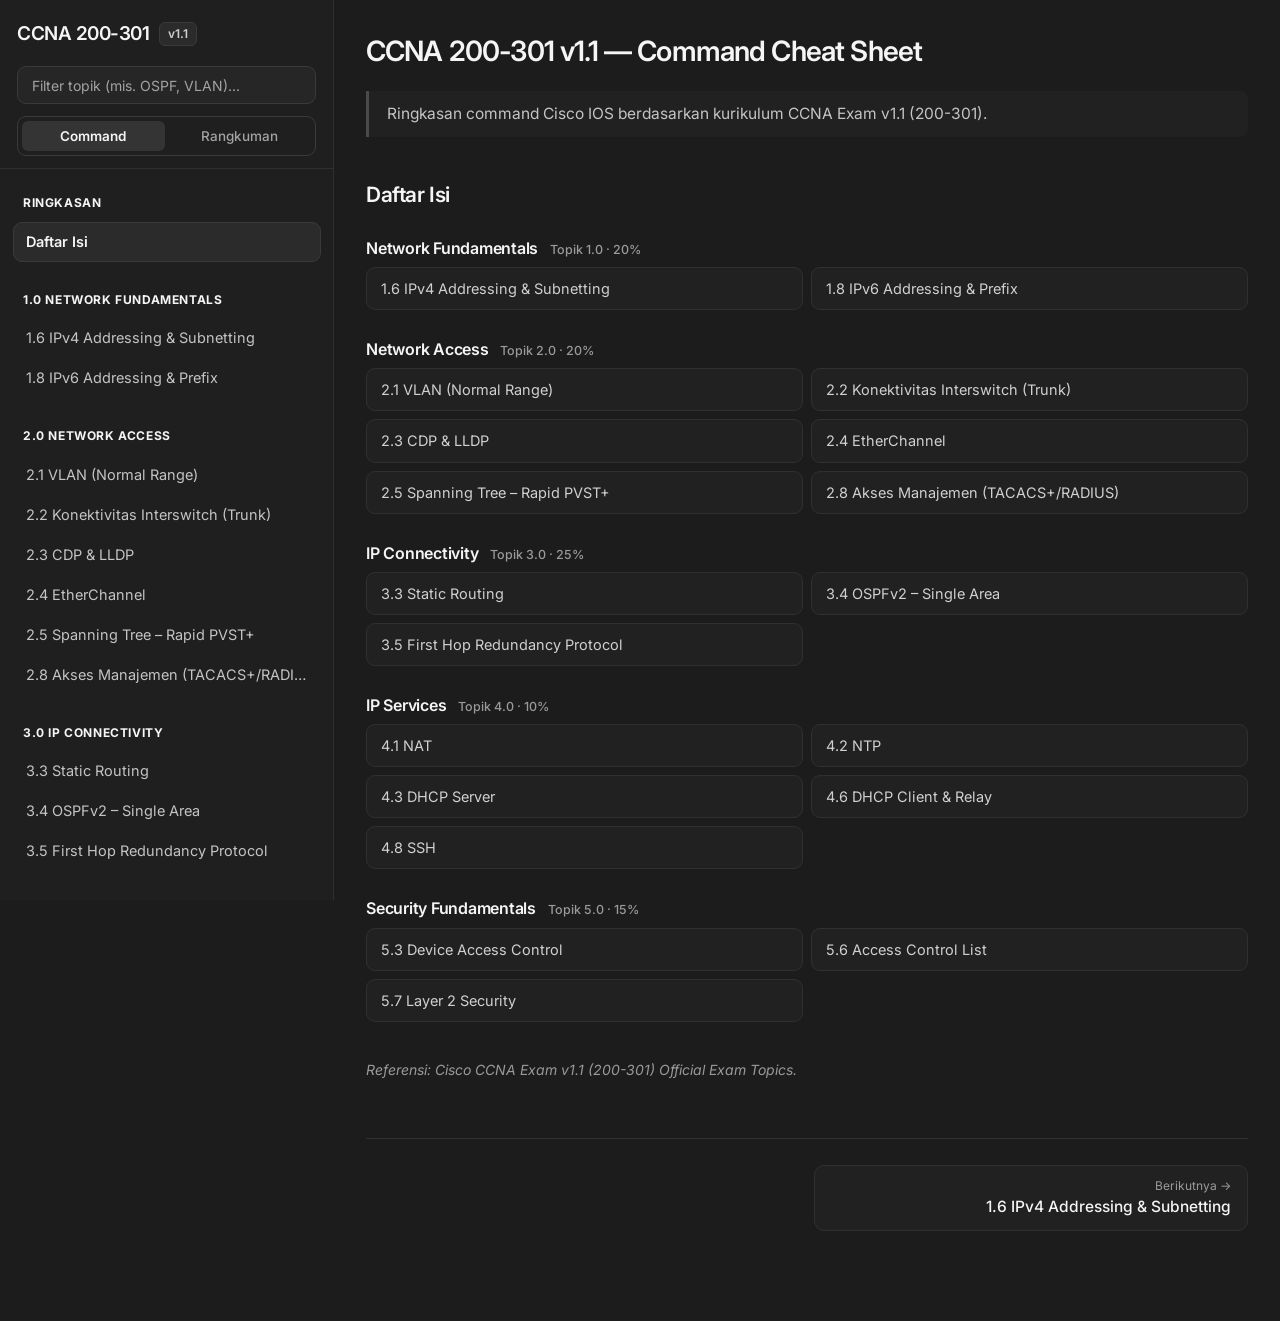
<file: index.html>
<!doctype html>
<html lang="id">
<head>
  <meta charset="utf-8">
  <meta name="viewport" content="width=device-width, initial-scale=1">
  <title>CCNA 200-301 v1.1 — Dokumentasi</title>
  <meta name="description" content="Command cheat sheet dan rangkuman materi CCNA 200-301 v1.1.">
  <meta name="color-scheme" content="dark">
  <meta name="theme-color" content="#1c1c1c">
  <link rel="icon" href="favicon.svg" type="image/svg+xml">
  <link rel="preconnect" href="https://fonts.googleapis.com">
  <link rel="preconnect" href="https://fonts.gstatic.com" crossorigin>
  <link href="https://fonts.googleapis.com/css2?family=Inter:wght@400;500;600;700&family=JetBrains+Mono:wght@400;500&display=swap" rel="stylesheet">
  <link rel="stylesheet" href="style.css">
  <script src="script.js" defer></script>
  <noscript>
    <style>
      /* tanpa JavaScript: tampilkan semua halaman secara berurutan */
      .page[hidden], .nav[hidden] { display: block !important; }
      .page { margin-bottom: 3rem; }
      .topbar, .tabs, .filter, .pager { display: none !important; }
    </style>
  </noscript>
</head>
<body>
  <a class="skip-link" href="#content" id="skipLink">Lewati ke konten</a>

  <header class="topbar">
    <button class="menu-btn" id="menuBtn" aria-label="Buka menu" aria-controls="sidebar" aria-expanded="false">
      <span></span><span></span><span></span>
    </button>
    <span class="brand-name">CCNA 200-301</span>
    <span class="badge">v1.1</span>
  </header>

  <div class="scrim" id="scrim" aria-hidden="true"></div>

  <aside class="sidebar" id="sidebar" aria-label="Navigasi dokumentasi">
    <div class="side-head">
      <div class="brand">
        <span class="brand-name">CCNA 200-301</span>
        <span class="badge">v1.1</span>
      </div>
      <input id="filter" class="filter" type="search" placeholder="Filter topik (mis. OSPF, VLAN)..." autocomplete="off" aria-label="Filter topik">
      <div class="tabs" role="group" aria-label="Jenis dokumen">
        <button type="button" class="tab" data-tab="command" aria-pressed="true" aria-controls="nav-command">Command</button>
        <button type="button" class="tab" data-tab="rangkuman" aria-pressed="false" aria-controls="nav-rangkuman">Rangkuman</button>
      </div>
    </div>
    <div class="side-scroll" id="sideScroll">
      <nav class="nav" id="nav-command" data-tab="command" aria-label="Daftar topik Command">
<div class="nav-group"><div class="nav-title">Ringkasan</div><a class="nav-link" href="#c-home" data-id="c-home">Daftar Isi</a></div>
<div class="nav-group"><div class="nav-title">1.0 Network Fundamentals</div>
<a class="nav-link" href="#c-1-6" data-id="c-1-6" title="1.6 IPv4 Addressing &amp; Subnetting" data-keys="1.6 ipv4 addressing &amp; subnetting konfigurasi ipv4 address verifikasi umum">1.6 IPv4 Addressing &amp; Subnetting</a>
<a class="nav-link" href="#c-1-8" data-id="c-1-8" title="1.8 IPv6 Addressing &amp; Prefix" data-keys="1.8 ipv6 addressing &amp; prefix mengaktifkan ipv6 routing konfigurasi ipv6 address link-local address verifikasi umum">1.8 IPv6 Addressing &amp; Prefix</a>
</div>
<div class="nav-group"><div class="nav-title">2.0 Network Access</div>
<a class="nav-link" href="#c-2-1" data-id="c-2-1" title="2.1 VLAN (Normal Range)" data-keys="2.1 vlan (normal range) konfigurasi dasar vlan 2.1.a — access ports (data and voice) 2.1.b — default vlan 2.1.c — intervlan connectivity verifikasi umum">2.1 VLAN (Normal Range)</a>
<a class="nav-link" href="#c-2-2" data-id="c-2-2" title="2.2 Konektivitas Interswitch (Trunk)" data-keys="2.2 konektivitas interswitch (trunk) 2.2.a — trunk ports 2.2.b — 802.1q 2.2.c — native vlan verifikasi umum">2.2 Konektivitas Interswitch (Trunk)</a>
<a class="nav-link" href="#c-2-3" data-id="c-2-3" title="2.3 CDP &amp; LLDP" data-keys="2.3 cdp &amp; lldp cdp (cisco discovery protocol) — global cdp — per interface cdp — verifikasi lldp (link layer discovery protocol) — global lldp — per interface lldp — verifikasi verifikasi umum">2.3 CDP &amp; LLDP</a>
<a class="nav-link" href="#c-2-4" data-id="c-2-4" title="2.4 EtherChannel" data-keys="2.4 etherchannel layer 2 etherchannel — konfigurasi dasar layer 2 etherchannel — port-channel interface layer 3 etherchannel — konfigurasi lacp — mode lacp — priority &amp; load balancing verifikasi umum">2.4 EtherChannel</a>
<a class="nav-link" href="#c-2-5" data-id="c-2-5" title="2.5 Spanning Tree – Rapid PVST+" data-keys="2.5 spanning tree – rapid pvst+ konfigurasi dasar 2.5.a — root bridge (primary/secondary) &amp; port names 2.5.b — port states and roles 2.5.c — portfast 2.5.d — root guard, loop guard, bpdu filter, bpdu guard cost &amp; port priority verifikasi umum">2.5 Spanning Tree – Rapid PVST+</a>
<a class="nav-link" href="#c-2-8" data-id="c-2-8" title="2.8 Akses Manajemen (TACACS+/RADIUS)" data-keys="2.8 akses manajemen (tacacs+/radius) perbandingan tacacs+ vs radius mengaktifkan aaa konfigurasi radius server konfigurasi tacacs+ server aaa server group (mengelompokkan beberapa server) aaa authentication (login) aaa authorization aaa accounting verifikasi umum">2.8 Akses Manajemen (TACACS+/RADIUS)</a>
</div>
<div class="nav-group"><div class="nav-title">3.0 IP Connectivity</div>
<a class="nav-link" href="#c-3-3" data-id="c-3-3" title="3.3 Static Routing" data-keys="3.3 static routing konfigurasi dasar (ipv4) konfigurasi dasar (ipv6) 3.3.a — default route 3.3.b — network route 3.3.c — host route 3.3.d — floating static verifikasi umum">3.3 Static Routing</a>
<a class="nav-link" href="#c-3-4" data-id="c-3-4" title="3.4 OSPFv2 – Single Area" data-keys="3.4 ospfv2 – single area konfigurasi dasar konfigurasi via interface (alternatif network statement) 3.4.a — neighbor adjacencies 3.4.b — point-to-point 3.4.c — broadcast (dr/bdr selection) 3.4.d — router id verifikasi umum">3.4 OSPFv2 – Single Area</a>
<a class="nav-link" href="#c-3-5" data-id="c-3-5" title="3.5 First Hop Redundancy Protocol" data-keys="3.5 first hop redundancy protocol hsrp (hot standby router protocol) vrrp (virtual router redundancy protocol) glbp (gateway load balancing protocol) verifikasi umum">3.5 First Hop Redundancy Protocol</a>
</div>
<div class="nav-group"><div class="nav-title">4.0 IP Services</div>
<a class="nav-link" href="#c-4-1" data-id="c-4-1" title="4.1 NAT" data-keys="4.1 nat konfigurasi interface (inside/outside) static nat dynamic nat (pool) nat overload / pat verifikasi umum">4.1 NAT</a>
<a class="nav-link" href="#c-4-2" data-id="c-4-2" title="4.2 NTP" data-keys="4.2 ntp ntp server mode ntp client mode ntp authentication konfigurasi terkait waktu verifikasi umum">4.2 NTP</a>
<a class="nav-link" href="#c-4-3" data-id="c-4-3" title="4.3 DHCP Server" data-keys="4.3 dhcp server dhcp server — pool configuration dhcp server — exclude address dhcp server — enable/disable verifikasi umum">4.3 DHCP Server</a>
<a class="nav-link" href="#c-4-6" data-id="c-4-6" title="4.6 DHCP Client &amp; Relay" data-keys="4.6 dhcp client &amp; relay 4.6 — dhcp client 4.6 — dhcp relay verifikasi umum">4.6 DHCP Client &amp; Relay</a>
<a class="nav-link" href="#c-4-8" data-id="c-4-8" title="4.8 SSH" data-keys="4.8 ssh prasyarat konfigurasi ssh konfigurasi vty lines menghapus rsa key verifikasi umum">4.8 SSH</a>
</div>
<div class="nav-group"><div class="nav-title">5.0 Security Fundamentals</div>
<a class="nav-link" href="#c-5-3" data-id="c-5-3" title="5.3 Device Access Control" data-keys="5.3 device access control enable password / secret console line vty line aux line local username database password encryption privilege level verifikasi umum">5.3 Device Access Control</a>
<a class="nav-link" href="#c-5-6" data-id="c-5-6" title="5.6 Access Control List" data-keys="5.6 access control list standard numbered acl extended numbered acl standard named acl extended named acl menerapkan acl ke interface menerapkan acl ke vty line ipv6 acl menghapus acl verifikasi umum">5.6 Access Control List</a>
<a class="nav-link" href="#c-5-7" data-id="c-5-7" title="5.7 Layer 2 Security" data-keys="5.7 layer 2 security dhcp snooping — global dhcp snooping — per interface dynamic arp inspection (dai) — global dhcp relay: trust option 82 dhcp snooping: disable option 82 dai — per interface port security — konfigurasi dasar port security — mac address port security — violation mode port security — error-disabled recovery verifikasi umum">5.7 Layer 2 Security</a>
</div>
      </nav>
      <nav class="nav" id="nav-rangkuman" data-tab="rangkuman" aria-label="Daftar topik Rangkuman" hidden>
<div class="nav-group"><div class="nav-title">Ringkasan</div><a class="nav-link" href="#s-home" data-id="s-home">Daftar Isi</a></div>
<div class="nav-group"><div class="nav-title">1.0 Network Fundamentals</div>
<a class="nav-link" href="#s-1-1" data-id="s-1-1" title="1.1 Peran dan fungsi komponen jaringan" data-keys="1.1 peran dan fungsi komponen jaringan 1.1 peran dan fungsi komponen jaringan layer 3 jaringan yang berbeda alamat ip tujuan routing table broadcast domain memisahkan broadcast domain mac address dan svi routed port collision domain broadcast domain next-generation firewall (ngfw) application visibility and control (avc) url filtering advanced malware protection aplikasi, user, dan konten intrusion prevention system (ips) real time inline mendeteksi dan memblokir client wir">1.1 Peran dan fungsi komponen jaringan</a>
<a class="nav-link" href="#s-1-2" data-id="s-1-2" title="1.2 Arsitektur topologi jaringan" data-keys="1.2 arsitektur topologi jaringan 1.2 arsitektur topologi jaringan access distribution/core (collapsed) digabung kampus/gedung kecil-menengah access distribution core forwarding cepat jaringan kampus besar data center leaf spine setiap leaf tidak terhubung ke leaf spine tidak terhubung ke spine latensi dapat diprediksi east-west terpisah secara geografis service provider (isp) leased line mpls metro ethernet koneksi internet + vpn satu perangkat all-in-one capex ">1.2 Arsitektur topologi jaringan</a>
<a class="nav-link" href="#s-1-3" data-id="s-1-3" title="1.3 Tipe interface dan kabel fisik" data-keys="1.3 tipe interface dan kabel fisik 1.3 tipe interface dan kabel fisik laser led / vcsel sangat jauh 100 m copper (utp): rj-45 100 meter fiber shared media point-to-point hub switch half-duplex full-duplex csma/cd">1.3 Tipe interface dan kabel fisik</a>
<a class="nav-link" href="#s-1-4" data-id="s-1-4" title="1.4 Masalah interface dan kabel" data-keys="1.4 masalah interface dan kabel 1.4 masalah interface dan kabel pemeriksaan utama: runts &lt; 64 byte giants crc fcs input errors output errors collisions late collisions duplex mismatch full-duplex half-duplex late collisions crc/runt errors auto-negotiation tidak up">1.4 Masalah interface dan kabel</a>
<a class="nav-link" href="#s-1-5" data-id="s-1-5" title="1.5 TCP vs UDP" data-keys="1.5 tcp vs udp 1.5 tcp vs udp tcp udp connection-oriented connectionless reliable unreliable windowing tcp three-way handshake:">1.5 TCP vs UDP</a>
<a class="nav-link" href="#s-1-6" data-id="s-1-6" title="1.6 Konfigurasi dan verifikasi IPv4 addressing dan subnetting" data-keys="1.6 konfigurasi dan verifikasi ipv4 addressing dan subnetting 1.6 konfigurasi dan verifikasi ipv4 addressing dan subnetting 32 bit network host subnet mask cidr rumus: 2ⁿ 2ʰ − 2 nilai bit per oktet: tabel cidr (oktet ke-4): contoh: 64 network id: broadcast: range host:">1.6 Konfigurasi dan verifikasi IPv4 addressing dan subnetting</a>
<a class="nav-link" href="#s-1-7" data-id="s-1-7" title="1.7 Private IPv4 addressing" data-keys="1.7 private ipv4 addressing 1.7 private ipv4 addressing rfc 1918 tidak dirutekan di internet publik 10.0.0.0/8 172.16.0.0/12 192.168.0.0/16">1.7 Private IPv4 addressing</a>
<a class="nav-link" href="#s-1-8" data-id="s-1-8" title="1.8 Konfigurasi dan verifikasi IPv6 addressing dan prefix" data-keys="1.8 konfigurasi dan verifikasi ipv6 addressing dan prefix 1.8 konfigurasi dan verifikasi ipv6 addressing dan prefix 128 bit 8 grup heksadesimal aturan penyingkatan: hilangkan nol di depan ganti satu urutan grup nol berturut-turut hanya boleh sekali /64 interface id">1.8 Konfigurasi dan verifikasi IPv6 addressing dan prefix</a>
<a class="nav-link" href="#s-1-9" data-id="s-1-9" title="1.9 Tipe alamat IPv6" data-keys="1.9 tipe alamat ipv6 1.9 tipe alamat ipv6 satu interface tunggal global unicast 2000::/3 unique local fc00::/7 fd00::/8 link-local fe80::/10 satu link/segmen dipasang pada beberapa perangkat terdekat sekelompok perangkat ff00::/8 tidak memakai broadcast interface id 64-bit mac address 48-bit `fffe` balik bit ke-7 contoh: `021a:2bff:fe3c:4d5e`">1.9 Tipe alamat IPv6</a>
<a class="nav-link" href="#s-1-10" data-id="s-1-10" title="1.10 Verifikasi parameter IP pada Client OS" data-keys="1.10 verifikasi parameter ip pada client os 1.10 verifikasi parameter ip pada client os alamat ip, subnet mask/prefix, default gateway, dns server, status dhcp, mac address windows macos linux">1.10 Verifikasi parameter IP pada Client OS</a>
<a class="nav-link" href="#s-1-11" data-id="s-1-11" title="1.11 Prinsip wireless" data-keys="1.11 prinsip wireless 1.11 prinsip wireless tidak saling tumpang tindih co-channel/adjacent-channel 2.4 ghz: 3 channel 1, 6, dan 11 5 ghz: service set identifier nama jaringan wlan frekuensi 2.4 ghz 5 ghz channel 2.4 ghz vs 5 ghz daya sinyal dbm interferensi atenuasi open wpa2 wpa3">1.11 Prinsip wireless</a>
<a class="nav-link" href="#s-1-12" data-id="s-1-12" title="1.12 Dasar virtualisasi" data-keys="1.12 dasar virtualisasi 1.12 dasar virtualisasi banyak virtual machine (vm) os sendiri hypervisor type 1 (bare-metal): type 2 (hosted): level os berbagi kernel os host ringan dan cepat docker banyak routing table terpisah satu router fisik isolasi traffic alamat ip yang tumpang tindih">1.12 Dasar virtualisasi</a>
<a class="nav-link" href="#s-1-13" data-id="s-1-13" title="1.13 Konsep switching" data-keys="1.13 konsep switching 1.13 konsep switching mac learning: source mac address port vlan aging: 300 detik (5 menit) destination mac address known unicast port tujuan unknown unicast flood broadcast / multicast flood filter semua port dalam vlan yang sama kecuali port tempat frame diterima unknown unicast broadcast multicast mac address ↔ port ↔ vlan contoh output:">1.13 Konsep switching</a>
<a class="nav-link" href="#s-1-checklist" data-id="s-1-checklist" title="Checklist Review Cepat" data-keys="checklist review cepat checklist review cepat ">Checklist Review Cepat</a>
</div>
<div class="nav-group"><div class="nav-title">2.0 Network Access</div>
<a class="nav-link" href="#s-2-1" data-id="s-2-1" title="2.1 VLAN (normal range) yang melintasi beberapa switch" data-keys="2.1 vlan (normal range) yang melintasi beberapa switch 2.1 vlan (normal range) yang melintasi beberapa switch vlan (virtual lan) broadcast domain logis tidak dapat saling berkomunikasi layer 3 normal range: 1 – 1005 tidak dapat dihapus `vlan.dat` melintasi beberapa switch trunk access port satu vlan tanpa tag voice vlan: ip phone voice dengan tag data tanpa tag cdp vlan 1 default vlan tidak dapat dihapus native vlan routing router-on-a-stick (roas) trunk subinterface layer 3 switch (svi) svi router-on-a-s">2.1 VLAN (normal range) yang melintasi beberapa switch</a>
<a class="nav-link" href="#s-2-2" data-id="s-2-2" title="2.2 Konektivitas interswitch" data-keys="2.2 konektivitas interswitch 2.2 konektivitas interswitch trunk banyak vlan tag vlan tagging tag 4 byte tpid pcp dei vid vlan id tanpa tag default: vlan 1. sama di kedua ujung trunk native vlan vlan yang diizinkan (allowed)">2.2 Konektivitas interswitch</a>
<a class="nav-link" href="#s-2-3" data-id="s-2-3" title="2.3 Layer 2 discovery protocols (CDP dan LLDP)" data-keys="2.3 layer 2 discovery protocols (cdp dan lldp) 2.3 layer 2 discovery protocols (cdp dan lldp) menemukan perangkat tetangga langsung cdp lldp proprietary cisco ieee 802.1ab aktif nonaktif 60 detik 30 detik 180 detik 120 detik informasi yang dibagikan:">2.3 Layer 2 discovery protocols (CDP dan LLDP)</a>
<a class="nav-link" href="#s-2-4" data-id="s-2-4" title="2.4 EtherChannel (Layer 2/Layer 3) dengan LACP" data-keys="2.4 etherchannel (layer 2/layer 3) dengan lacp 2.4 etherchannel (layer 2/layer 3) dengan lacp etherchannel beberapa link fisik satu link logis port-channel bandwidth lebih besar redundansi stp memperlakukannya sebagai satu link lacp kombinasi mode lacp: konsisten speed duplex mode switchport vlan/native vlan/allowed vlan 8 link aktif routed port flag penting pada `show etherchannel summary`: s r u d p i s">2.4 EtherChannel (Layer 2/Layer 3) dengan LACP</a>
<a class="nav-link" href="#s-2-5" data-id="s-2-5" title="2.5 Operasi dasar Rapid PVST+ Spanning Tree Protocol" data-keys="2.5 operasi dasar rapid pvst+ spanning tree protocol 2.5 operasi dasar rapid pvst+ spanning tree protocol loop layer 2 broadcast storm mac table instability duplikasi frame tanpa loop (tree) rstp (ieee 802.1w) per vlan konvergensi jauh lebih cepat bpdu hello timer = 2 detik 3 hello terlewat bridge id (bid) priority system id extension (vlan id) mac address 4096 pemilihan root bridge: bid terendah root port (rp): non-root switch jalur terbaik menuju root bridge root path cost bridge id port id designat">2.5 Operasi dasar Rapid PVST+ Spanning Tree Protocol</a>
<a class="nav-link" href="#s-2-6" data-id="s-2-6" title="2.6 Arsitektur Cisco Wireless dan AP modes" data-keys="2.6 arsitektur cisco wireless dan ap modes 2.6 arsitektur cisco wireless dan ap modes autonomous ap satu per satu cloud-based ap cloud cisco meraki trafik data pengguna tetap lokal split-mac (lightweight ap + wlc) dibagi wireless lan controller (wlc) capwap pembagian fungsi split-mac: roaming capwap control 5246 data 5247 local default flexconnect kantor cabang secara lokal bridge (mesh) monitor tidak melayani client rogue ap sniffer rogue detector se-connect">2.6 Arsitektur Cisco Wireless dan AP modes</a>
<a class="nav-link" href="#s-2-7" data-id="s-2-7" title="2.7 Koneksi infrastruktur fisik komponen WLAN" data-keys="2.7 koneksi infrastruktur fisik komponen wlan 2.7 koneksi infrastruktur fisik komponen wlan autonomous ap trunk lightweight ap (mode local) access port tunnel capwap lightweight ap (flexconnect local switching) trunk port wlc trunk port vlan/interface poe distribution system port trunk service port out-of-band access port redundancy port high availability console port beberapa distribution system port satu link logis bandwidth redundansi etherchannel trunk statis cloud-based konektivitas">2.7 Koneksi infrastruktur fisik komponen WLAN</a>
<a class="nav-link" href="#s-2-8" data-id="s-2-8" title="2.8 Akses manajemen perangkat jaringan" data-keys="2.8 akses manajemen perangkat jaringan 2.8 akses manajemen perangkat jaringan console out-of-band telnet 23 plaintext ssh 22 terenkripsi http 80 https 443 out-of-band: in-band: server aaa terpusat tacacs+ radius standar terbuka tcp 49 udp 1812 udp 1813 seluruh isi paket hanya password authentication, authorization, accounting terpisah digabung granular administrasi perangkat akses jaringan dashboard cloud cisco meraki konfigurasi, monitoring, dan update firmware terpusat ze">2.8 Akses manajemen perangkat jaringan</a>
<a class="nav-link" href="#s-2-9" data-id="s-2-9" title="2.9 Interpretasi konfigurasi GUI wireless LAN" data-keys="2.9 interpretasi konfigurasi gui wireless lan 2.9 interpretasi konfigurasi gui wireless lan membaca/menafsirkan gui wlc wlan creation, security settings, qos profiles, dan advanced settings profile name ssid status radio policy interface/interface group vlan/interface broadcast ssid layer 2 none (open) wpa/wpa2/wpa3 – personal (psk) enterprise (802.1x) aes auth key management layer 3 web authentication/web policy aaa servers radius server platinum voice gold video silver best effort bron">2.9 Interpretasi konfigurasi GUI wireless LAN</a>
<a class="nav-link" href="#s-2-checklist" data-id="s-2-checklist" title="Checklist Review Cepat" data-keys="checklist review cepat checklist review cepat ">Checklist Review Cepat</a>
</div>
<div class="nav-group"><div class="nav-title">3.0 IP Connectivity</div>
<a class="nav-link" href="#s-3-1" data-id="s-3-1" title="3.1 Komponen routing table" data-keys="3.1 komponen routing table 3.1 komponen routing table routing table contoh output (ipv4): cara membaca satu baris rute: sumber/asal rute l local c connected s static s\ candidate default route o ospf d eigrp r rip b bgp network tujuan jaringan tujuan berapa bit prefix length alamat ip router berikutnya connected exit interface tingkat kepercayaan sumber rute makin kecil makin dipercaya prefix yang sama 0 1 90 ospf 110 rip 120 protokol routing jalur t">3.1 Komponen routing table</a>
<a class="nav-link" href="#s-3-2" data-id="s-3-2" title="3.2 Keputusan forwarding router secara default" data-keys="3.2 keputusan forwarding router secara default 3.2 keputusan forwarding router secara default 1 longest prefix match prefix length terpanjang 2 administrative distance prefix yang sama ad terendah 3 routing protocol metric metric terendah contoh: 25 dipilih /25 terakhir prefix dan prefix length sama ospf (ad 110) static (ad 1) static dari protokol routing yang sama cost 20 metric sama load balancing / ecmp default route dibuang icmp destination unreachable">3.2 Keputusan forwarding router secara default</a>
<a class="nav-link" href="#s-3-3" data-id="s-3-3" title="3.3 Static routing IPv4 dan IPv6" data-keys="3.3 static routing ipv4 dan ipv6 3.3 static routing ipv4 dan ipv6 static route manual pilihan penentuan tujuan: next-hop ip exit interface fully specified wajib link-local semua trafik seluruh jaringan/subnet satu host spesifik /32 /128 ad lebih tinggi baru dipakai lebih besar">3.3 Static routing IPv4 dan IPv6</a>
<a class="nav-link" href="#s-3-4" data-id="s-3-4" title="3.4 Single area OSPFv2" data-keys="3.4 single area ospfv2 3.4 single area ospfv2 ospf (open shortest path first) link-state ipv4 110 cost lsdb spf (dijkstra) single area: satu area area 0 protocol number 89 224.0.0.5 224.0.0.6 tahapan terbentuknya adjacency: down init 2-way exstart exchange loading full syarat agar dua router menjadi neighbor area yang sama subnet dan mask hello dan dead timer 10 s / 40 s router id unik authentication mtu tepat dua router tidak ada pemilihan d">3.4 Single area OSPFv2</a>
<a class="nav-link" href="#s-3-5" data-id="s-3-5" title="3.5 First hop redundancy protocols (FHRP)" data-keys="3.5 first hop redundancy protocols (fhrp) 3.5 first hop redundancy protocols (fhrp) satu default gateway kehilangan akses fhrp redundansi default gateway otomatis dan transparan virtual ip virtual virtual mac grup fhrp peran active/standby priority priority tertinggi hello message preemption merebut kembali">3.5 First hop redundancy protocols (FHRP)</a>
<a class="nav-link" href="#s-3-checklist" data-id="s-3-checklist" title="Checklist Review Cepat" data-keys="checklist review cepat checklist review cepat 1) longest prefix match → 2) ad terendah → 3) metric terendah full">Checklist Review Cepat</a>
</div>
<div class="nav-group"><div class="nav-title">4.0 IP Services</div>
<a class="nav-link" href="#s-4-1" data-id="s-4-1" title="4.1 Inside source NAT (static dan pool)" data-keys="4.1 inside source nat (static dan pool) 4.1 inside source nat (static dan pool) nat (network address translation) alamat privat alamat publik inside source nat: alamat sumber di dalam inside local inside inside global inside jaringan luar outside local outside outside global sebenarnya static nat 1:1 permanen dynamic nat (pool) 1:1 sementara pool langkah wajib: inside outside 1) static nat: 2) dynamic nat dengan pool: contoh `show ip nat translations`:">4.1 Inside source NAT (static dan pool)</a>
<a class="nav-link" href="#s-4-2" data-id="s-4-2" title="4.2 NTP (client dan server mode)" data-keys="4.2 ntp (client dan server mode) 4.2 ntp (client dan server mode) ntp (network time protocol) jam timestamp udp port 123 makin kecil makin akurat 0 1 2 – 15 16 tidak tersinkron server jam internalnya client  = server yang sedang dipakai untuk sinkronisasi; ">4.2 NTP (client dan server mode)</a>
<a class="nav-link" href="#s-4-3" data-id="s-4-3" title="4.3 Peran DHCP dan DNS dalam jaringan" data-keys="4.3 peran dhcp dan dns dalam jaringan 4.3 peran dhcp dan dns dalam jaringan peran: konfigurasi ip otomatis parameter yang diberikan: default gateway dns server lease time manfaat: udp 67 udp 68 proses dora: d o r a lease: peran: nama domain alamat ip udp/tcp 53 hierarkis dan terdistribusi dhcp cache alur singkat:">4.3 Peran DHCP dan DNS dalam jaringan</a>
<a class="nav-link" href="#s-4-4" data-id="s-4-4" title="4.4 Fungsi SNMP dalam operasional jaringan" data-keys="4.4 fungsi snmp dalam operasional jaringan 4.4 fungsi snmp dalam operasional jaringan snmp (simple network management protocol) memantau (monitoring) dan mengelola nms snmp agent managed device mib basis data oid get / getnext / getbulk membaca set mengubah trap notifikasi inform dengan acknowledgement udp 161 udp 162">4.4 Fungsi SNMP dalam operasional jaringan</a>
<a class="nav-link" href="#s-4-5" data-id="s-4-5" title="4.5 Syslog: facilities dan severity levels" data-keys="4.5 syslog: facilities dan severity levels 4.5 syslog: facilities dan severity levels syslog mengirim dan menyimpan pesan log syslog server udp 514 tujuan (destination) log pada perangkat cisco: console terminal (vty) buffer syslog server angka lebih kecil = lebih parah. dan semua level yang lebih parah 0 emergency 1 alert 2 critical 3 error 4 warning 5 notice 6 informational 7 debugging e a c e w n i d facility kategori sumber local0 – local7 severity priority local7">4.5 Syslog: facilities dan severity levels</a>
<a class="nav-link" href="#s-4-6" data-id="s-4-6" title="4.6 DHCP client dan relay" data-keys="4.6 dhcp client dan relay 4.6 dhcp client dan relay menerima alamat ip dari server dhcp verifikasi: masalah: dhcp discover tidak diteruskan oleh router subnet berbeda solusi: dhcp relay agent unicast konfigurasi menghadap client pada l3 switch verifikasi: giaddr subnet">4.6 DHCP client dan relay</a>
<a class="nav-link" href="#s-4-7" data-id="s-4-7" title="4.7 Forwarding per-hop behavior (PHB) untuk QoS" data-keys="4.7 forwarding per-hop behavior (phb) untuk qos 4.7 forwarding per-hop behavior (phb) untuk qos qos (quality of service) karakteristik yang dikelola: bandwidth delay jitter loss voice phb setiap router (hop) secara independen marking diffserv classification → marking → queuing → congestion management/avoidance → policing/shaping jenis trafik acl nbar marking label prioritas layer 2 cos pcp layer 3 ip precedence layer 3 dscp 6 bit nilai dscp/phb umum: default / best effort (be) ef 46 voice af">4.7 Forwarding per-hop behavior (PHB) untuk QoS</a>
<a class="nav-link" href="#s-4-8" data-id="s-4-8" title="4.8 Remote access menggunakan SSH" data-keys="4.8 remote access menggunakan ssh 4.8 remote access menggunakan ssh ssh (secure shell) terenkripsi 22 telnet ssh versi 2 hostname domain name kunci rsa 2048 akun pengguna lokal alamat ip manajemen k9 switch: uji koneksi dari klien:">4.8 Remote access menggunakan SSH</a>
<a class="nav-link" href="#s-4-9" data-id="s-4-9" title="4.9 Kemampuan dan fungsi TFTP/FTP" data-keys="4.9 kemampuan dan fungsi tftp/ftp 4.9 kemampuan dan fungsi tftp/ftp transfer file backup dan restore upgrade/menyimpan ios image tftp ftp udp 69 tcp 21 20 tidak ada ada plaintext">4.9 Kemampuan dan fungsi TFTP/FTP</a>
<a class="nav-link" href="#s-4-checklist" data-id="s-4-checklist" title="Checklist Review Cepat" data-keys="checklist review cepat checklist review cepat ">Checklist Review Cepat</a>
</div>
<div class="nav-group"><div class="nav-title">5.0 Security Fundamentals</div>
<a class="nav-link" href="#s-5-1" data-id="s-5-1" title="5.1 Konsep keamanan utama" data-keys="5.1 konsep keamanan utama 5.1 konsep keamanan utama threat (ancaman) potensi bahaya vulnerability (kerentanan) kelemahan exploit kode atau teknik memanfaatkan mitigation (mitigasi) tindakan untuk mengurangi hubungan: malware dos / ddos spoofing man-in-the-middle (mitm) reconnaissance social engineering / phishing password attack zero-day patching &amp; update firewall / ngfw / ips acl aaa &amp; kontrol akses enkripsi / vpn endpoint protection (antivirus/an">5.1 Konsep keamanan utama</a>
<a class="nav-link" href="#s-5-2" data-id="s-5-2" title="5.2 Elemen program keamanan" data-keys="5.2 elemen program keamanan 5.2 elemen program keamanan manusia dan lingkungan fisik berkelanjutan sadar phishing terstruktur dan formal keterampilan spesifik peran akses fisik pencegahan identifikasi/otentikasi biometrik pemantauan cctv pembatasan alur masuk">5.2 Elemen program keamanan</a>
<a class="nav-link" href="#s-5-3" data-id="s-5-3" title="5.3 Device access control dengan local passwords" data-keys="5.3 device access control dengan local passwords 5.3 device access control dengan local passwords cli perangkat cisco secara lokal privileged exec console vty (remote) akun lokal (username) plaintext diabaikan hash disarankan hash disarankan lemah (reversibel) password pada line username dan password">5.3 Device access control dengan local passwords</a>
<a class="nav-link" href="#s-5-4" data-id="s-5-4" title="5.4 Elemen kebijakan password" data-keys="5.4 elemen kebijakan password 5.4 elemen kebijakan password unik jangan dibagikan password manager batasi percobaan login berkala segera panjang variasi karakter hindari pemakaian ulang multifactor authentication (mfa) ≥ 2 faktor yang diketahui yang dimiliki yang melekat certificates sertifikat digital biometrics sidik jari, wajah, iris, suara">5.4 Elemen kebijakan password</a>
<a class="nav-link" href="#s-5-5" data-id="s-5-5" title="5.5 IPsec remote access dan site-to-site VPN" data-keys="5.5 ipsec remote access dan site-to-site vpn 5.5 ipsec remote access dan site-to-site vpn vpn (virtual private network) terowongan (tunnel) terenkripsi rahasia, utuh, dan terautentikasi site-to-site vpn remote access vpn dua jaringan/lokasi satu pengguna/perangkat gateway perangkat pengguna transparan menjalankan vpn client permanen sesuai kebutuhan confidentiality integrity authentication pre-shared key sertifikat digital anti-replay key exchange diffie-hellman ike membangun security ">5.5 IPsec remote access dan site-to-site VPN</a>
<a class="nav-link" href="#s-5-6" data-id="s-5-6" title="5.6 Access Control List (ACL)" data-keys="5.6 access control list (acl) 5.6 access control list (acl) acl permit/deny diproses berurutan dari atas ke bawah berhenti pada kecocokan pertama implicit deny any dibuang satu acl per protokol, per arah, per interface inbound outbound standard acl extended acl 1–99 100–199 hanya alamat ip sumber protokol, sumber, tujuan, dan port dekat tujuan dekat sumber named named wildcard mask: standard acl: extended acl: menerapkan acl: mengedit named acl (nomor urut">5.6 Access Control List (ACL)</a>
<a class="nav-link" href="#s-5-7" data-id="s-5-7" title="5.7 Fitur keamanan Layer 2" data-keys="5.7 fitur keamanan layer 2 5.7 fitur keamanan layer 2 jaringan lan fungsi: rogue dhcp server dhcp starvation trusted server dhcp sah / uplink untrusted client diblokir dhcp snooping binding table fungsi: paket arp arp spoofing/poisoning ip–mac dhcp snooping binding table untrusted dibuang trusted untrusted dhcp snooping fungsi: mac address mac flooding access static dynamic sticky maksimum 1 mac violation = shutdown mode violation: protect up restric">5.7 Fitur keamanan Layer 2</a>
<a class="nav-link" href="#s-5-8" data-id="s-5-8" title="5.8 Authentication, Authorization, Accounting (AAA)" data-keys="5.8 authentication, authorization, accounting (aaa) 5.8 authentication, authorization, accounting (aaa) authentication memverifikasi identitas authorization menentukan hak akses/izin accounting mencatat aktivitas dan penggunaan urutan:">5.8 Authentication, Authorization, Accounting (AAA)</a>
<a class="nav-link" href="#s-5-9" data-id="s-5-9" title="5.9 Protokol keamanan wireless" data-keys="5.9 protokol keamanan wireless 5.9 protokol keamanan wireless autentikasi enkripsi personal kunci bersama enterprise 802.1x server radius wpa wpa2 wpa3 ieee 802.11i tkip aes-ccmp aes-ccmp 128 gcmp-256 psk psk sae pmf wajib offline dictionary attack forward secrecy catatan wpa3: sae">5.9 Protokol keamanan wireless</a>
<a class="nav-link" href="#s-5-10" data-id="s-5-10" title="5.10 Konfigurasi WLAN di GUI dengan WPA2 PSK" data-keys="5.10 konfigurasi wlan di gui dengan wpa2 psk 5.10 konfigurasi wlan di gui dengan wpa2 psk gui wireless lan controller (wlc) wpa2 personal (psk) wlans create new go wlan profile name ssid id apply general status = enabled interface/interface group security → layer 2 layer 2 security = wpa+wpa2 wpa+wpa2 parameters wpa2 policy wpa2 encryption = aes authentication key management psk psk format ascii 8–63 karakter qos advanced apply prasyarat: wlans admin status = enabled security policies ">5.10 Konfigurasi WLAN di GUI dengan WPA2 PSK</a>
<a class="nav-link" href="#s-5-checklist" data-id="s-5-checklist" title="Checklist Review Cepat" data-keys="checklist review cepat checklist review cepat mfa sertifikat biometrik implicit deny dhcp snooping dai port security">Checklist Review Cepat</a>
</div>
<div class="nav-group"><div class="nav-title">6.0 Automation and Programmability</div>
<a class="nav-link" href="#s-6-1" data-id="s-6-1" title="6.1 Dampak otomasi terhadap manajemen jaringan" data-keys="6.1 dampak otomasi terhadap manajemen jaringan 6.1 dampak otomasi terhadap manajemen jaringan otomasi jaringan secara otomatis kecepatan dan efisiensi konsistensi pengurangan human error skalabilitas mengurangi configuration drift kepatuhan (compliance) visibilitas dan troubleshooting efisiensi biaya dan sdm agilitas investasi awal kesalahan dalam skrip/template pengujian version control">6.1 Dampak otomasi terhadap manajemen jaringan</a>
<a class="nav-link" href="#s-6-2" data-id="s-6-2" title="6.2 Traditional networks vs controller-based networking" data-keys="6.2 traditional networks vs controller-based networking 6.2 traditional networks vs controller-based networking memiliki sendiri satu per satu terdistribusi controller terpusat cisco catalyst center manajemen dan kebijakan intent/kebijakan southbound api northbound api traditional network controller-based network per perangkat terpusat konsisten cepat pandangan menyeluruh native kritis">6.2 Traditional networks vs controller-based networking</a>
<a class="nav-link" href="#s-6-3" data-id="s-6-3" title="6.3 Arsitektur controller-based (software defined)" data-keys="6.3 arsitektur controller-based (software defined) 6.3 arsitektur controller-based (software defined) software-defined networking (sdn) underlay overlay fabric jaringan fisik konektivitas ip layer 3 (routed) transport jaringan virtual di atas underlay tunnel/enkapsulasi vxlan memisahkan topologi logis dari topologi fisik dibungkus gabungan overlay + underlay satu domain jaringan terpadu cisco sd-access control plane keputusan data plane meneruskan traditional: control plane dan data plane sendiri ">6.3 Arsitektur controller-based (software defined)</a>
<a class="nav-link" href="#s-6-4" data-id="s-6-4" title="6.4 AI (generative dan predictive) dan machine learning dalam operasional jaringan" data-keys="6.4 ai (generative dan predictive) dan machine learning dalam operasional jaringan 6.4 ai (generative dan predictive) dan machine learning dalam operasional jaringan ai (artificial intelligence) ml (machine learning) bagian dari ai belajar dari data tanpa diprogram secara eksplisit pendekatan ml umum: data historis dan real-time model ml memprediksi mendeteksi penggunaan dalam network operations: deteksi anomali memprediksi kegagalan analisis akar masalah deteksi ancaman keamanan ai network analytics llm menghasilkan konten baru penggunaan dalam network operat">6.4 AI (generative dan predictive) dan machine learning dalam operasional jaringan</a>
<a class="nav-link" href="#s-6-5" data-id="s-6-5" title="6.5 Karakteristik REST-based API" data-keys="6.5 karakteristik rest-based api 6.5 karakteristik rest-based api api (application programming interface) rest (representational state transfer) gaya arsitektur http/https restful karakteristik utama rest: client-server stateless berdiri sendiri cacheable uniform interface uri http verb layered system http verb uri header body http verb c post r get u put secara menyeluruh u patch sebagian d delete basic authentication base64 wajib lewat https token-based (beare">6.5 Karakteristik REST-based API</a>
<a class="nav-link" href="#s-6-6" data-id="s-6-6" title="6.6 Configuration management: Ansible dan Terraform" data-keys="6.6 configuration management: ansible dan terraform 6.6 configuration management: ansible dan terraform secara otomatis dan konsisten kondisi yang diinginkan (desired state) version control idempotent: configuration drift pengembang sifat agentless ssh, netconf, atau api model push bahasa yaml playbook fungsi utama komponen: inventory playbook task module role contoh playbook: pengembang pendekatan infrastructure as code (iac) sifat declarative agentless bahasa hcl fungsi utama provisioning komponen">6.6 Configuration management: Ansible dan Terraform</a>
<a class="nav-link" href="#s-6-7" data-id="s-6-7" title="6.7 Komponen data JSON" data-keys="6.7 komponen data json 6.7 komponen data json json (javascript object notation) ringan, mudah dibaca key–value string number boolean null object array `&quot;key&quot;: value` key harus berupa string koma object array bersarang (nested) tanda kutip ganda tidak mendukung komentar object key object bersarang string boolean number null array object cara membaca/mengakses nilai 0">6.7 Komponen data JSON</a>
<a class="nav-link" href="#s-6-checklist" data-id="s-6-checklist" title="Checklist Review Cepat" data-keys="checklist review cepat checklist review cepat predictive generative">Checklist Review Cepat</a>
</div>
      </nav>
      <p class="no-results" id="noResults" role="status"></p>
    </div>
  </aside>

  <p class="sr-only" id="srStatus" role="status" aria-live="polite"></p>

  <main class="main" id="main">
    <article class="content" id="content">
<section class="page" id="c-home" data-tab="command" hidden>
<h1>CCNA 200-301 v1.1 — Command Cheat Sheet</h1>
<blockquote><p>Ringkasan command Cisco IOS berdasarkan kurikulum CCNA Exam v1.1 (200-301).</p></blockquote>
<h2 id="c-home--daftar-isi">Daftar Isi</h2>
<div class="toc-group"><h3 class="toc-title">Network Fundamentals <span class="toc-weight">Topik 1.0 · 20%</span></h3><ul class="toc">
<li><a href="#c-1-6">1.6 IPv4 Addressing &amp; Subnetting</a></li>
<li><a href="#c-1-8">1.8 IPv6 Addressing &amp; Prefix</a></li>
</ul></div>
<div class="toc-group"><h3 class="toc-title">Network Access <span class="toc-weight">Topik 2.0 · 20%</span></h3><ul class="toc">
<li><a href="#c-2-1">2.1 VLAN (Normal Range)</a></li>
<li><a href="#c-2-2">2.2 Konektivitas Interswitch (Trunk)</a></li>
<li><a href="#c-2-3">2.3 CDP &amp; LLDP</a></li>
<li><a href="#c-2-4">2.4 EtherChannel</a></li>
<li><a href="#c-2-5">2.5 Spanning Tree – Rapid PVST+</a></li>
<li><a href="#c-2-8">2.8 Akses Manajemen (TACACS+/RADIUS)</a></li>
</ul></div>
<div class="toc-group"><h3 class="toc-title">IP Connectivity <span class="toc-weight">Topik 3.0 · 25%</span></h3><ul class="toc">
<li><a href="#c-3-3">3.3 Static Routing</a></li>
<li><a href="#c-3-4">3.4 OSPFv2 – Single Area</a></li>
<li><a href="#c-3-5">3.5 First Hop Redundancy Protocol</a></li>
</ul></div>
<div class="toc-group"><h3 class="toc-title">IP Services <span class="toc-weight">Topik 4.0 · 10%</span></h3><ul class="toc">
<li><a href="#c-4-1">4.1 NAT</a></li>
<li><a href="#c-4-2">4.2 NTP</a></li>
<li><a href="#c-4-3">4.3 DHCP Server</a></li>
<li><a href="#c-4-6">4.6 DHCP Client &amp; Relay</a></li>
<li><a href="#c-4-8">4.8 SSH</a></li>
</ul></div>
<div class="toc-group"><h3 class="toc-title">Security Fundamentals <span class="toc-weight">Topik 5.0 · 15%</span></h3><ul class="toc">
<li><a href="#c-5-3">5.3 Device Access Control</a></li>
<li><a href="#c-5-6">5.6 Access Control List</a></li>
<li><a href="#c-5-7">5.7 Layer 2 Security</a></li>
</ul></div>
<p class="note">Referensi: Cisco CCNA Exam v1.1 (200-301) Official Exam Topics.</p>
</section>
<section class="page" id="c-1-6" data-tab="command" hidden><h1>1.6 IPv4 Addressing &amp; Subnetting</h1>
<h2 id="c-1-6--konfigurasi-ipv4-address" class="sub">Konfigurasi IPv4 Address</h2>
<div class="code-block"><pre><code>Router(config)# interface &lt;interface&gt;
Router(config-if)# ip address &lt;ip-address&gt; &lt;subnet-mask&gt;
Router(config-if)# ip address &lt;ip-address&gt; &lt;subnet-mask&gt; secondary
Router(config-if)# no ip address
Router(config-if)# no shutdown
</code></pre></div>
<h2 id="c-1-6--verifikasi-umum" class="sub">Verifikasi Umum</h2>
<div class="code-block"><pre><code>Router# show ip interface brief
Router# show ip interface &lt;interface&gt;
Router# show interfaces &lt;interface&gt;
Router# show running-config interface &lt;interface&gt;
Router# show ip route connected
</code></pre></div>
</section>
<section class="page" id="c-1-8" data-tab="command" hidden><h1>1.8 IPv6 Addressing &amp; Prefix</h1>
<h2 id="c-1-8--mengaktifkan-ipv6-routing" class="sub">Mengaktifkan IPv6 Routing</h2>
<div class="code-block"><pre><code>Router(config)# ipv6 unicast-routing
</code></pre></div>
<h2 id="c-1-8--konfigurasi-ipv6-address" class="sub">Konfigurasi IPv6 Address</h2>
<div class="code-block"><pre><code>Router(config-if)# ipv6 address &lt;ipv6-address&gt;/&lt;prefix-length&gt;
Router(config-if)# ipv6 address &lt;prefix&gt;/&lt;prefix-length&gt; eui-64
Router(config-if)# ipv6 address autoconfig
Router(config-if)# ipv6 enable
Router(config-if)# no ipv6 address &lt;ipv6-address&gt;/&lt;prefix-length&gt;
</code></pre></div>
<h2 id="c-1-8--link-local-address" class="sub">Link-Local Address</h2>
<div class="code-block"><pre><code>Router(config-if)# ipv6 address &lt;link-local-address&gt; link-local
</code></pre></div>
<h2 id="c-1-8--verifikasi-umum" class="sub">Verifikasi Umum</h2>
<div class="code-block"><pre><code>Router# show ipv6 interface brief
Router# show ipv6 interface &lt;interface&gt;
Router# show ipv6 route connected
Router# show running-config interface &lt;interface&gt;
</code></pre></div>
</section>
<section class="page" id="c-2-1" data-tab="command" hidden><h1>2.1 VLAN (Normal Range)</h1>
<h2 id="c-2-1--konfigurasi-dasar-vlan" class="sub">Konfigurasi Dasar VLAN</h2>
<div class="code-block"><pre><code>Switch(config)# vlan &lt;vlan-id&gt;
Switch(config-vlan)# name &lt;vlan-name&gt;
Switch(config)# no vlan &lt;vlan-id&gt;
</code></pre></div>
<h2 id="c-2-1--2-1-a-access-ports-data-and-voice" class="sub">2.1.a — Access Ports (Data and Voice)</h2>
<div class="code-block"><pre><code>Switch(config-if)# switchport mode access
Switch(config-if)# switchport access vlan &lt;vlan-id&gt;
Switch(config-if)# switchport voice vlan &lt;vlan-id&gt;
Switch(config-if)# switchport nonegotiate
</code></pre></div>
<h2 id="c-2-1--2-1-b-default-vlan" class="sub">2.1.b — Default VLAN</h2>
<div class="code-block"><pre><code>Switch# show vlan brief
Switch(config-if)# switchport access vlan 1
</code></pre></div>
<h2 id="c-2-1--2-1-c-intervlan-connectivity" class="sub">2.1.c — InterVLAN Connectivity</h2>
<p><em>Router-on-a-Stick:</em></p>
<div class="code-block"><pre><code>Router(config)# interface &lt;interface&gt;.&lt;subinterface&gt;
Router(config-subif)# encapsulation dot1Q &lt;vlan-id&gt;
Router(config-subif)# ip address &lt;address&gt; &lt;mask&gt;
</code></pre></div>
<p><em>SVI (Multilayer Switch):</em></p>
<div class="code-block"><pre><code>Switch(config)# ip routing
Switch(config)# interface vlan &lt;vlan-id&gt;
Switch(config-if)# ip address &lt;address&gt; &lt;mask&gt;
Switch(config-if)# no shutdown
</code></pre></div>
<h2 id="c-2-1--verifikasi-umum" class="sub">Verifikasi Umum</h2>
<div class="code-block"><pre><code>Switch# show vlan
Switch# show vlan id &lt;vlan-id&gt;
Switch# show interfaces trunk
Switch# show interfaces &lt;interface&gt; switchport
Switch# show interfaces status
Switch# show mac address-table
Switch# show running-config interface &lt;interface&gt;
</code></pre></div>
</section>
<section class="page" id="c-2-2" data-tab="command" hidden><h1>2.2 Konektivitas Interswitch (Trunk)</h1>
<h2 id="c-2-2--2-2-a-trunk-ports" class="sub">2.2.a — Trunk Ports</h2>
<div class="code-block"><pre><code>Switch(config-if)# switchport mode trunk
Switch(config-if)# switchport trunk allowed vlan &lt;vlan-list&gt;
Switch(config-if)# switchport trunk allowed vlan add &lt;vlan-list&gt;
Switch(config-if)# switchport trunk allowed vlan remove &lt;vlan-list&gt;
</code></pre></div>
<h2 id="c-2-2--2-2-b-802-1q" class="sub">2.2.b — 802.1Q</h2>
<div class="code-block"><pre><code>Switch(config-if)# switchport trunk encapsulation dot1q
</code></pre></div>
<h2 id="c-2-2--2-2-c-native-vlan" class="sub">2.2.c — Native VLAN</h2>
<div class="code-block"><pre><code>Switch(config-if)# switchport trunk native vlan &lt;vlan-id&gt;
</code></pre></div>
<h2 id="c-2-2--verifikasi-umum" class="sub">Verifikasi Umum</h2>
<div class="code-block"><pre><code>Switch# show vlan
Switch# show vlan id &lt;vlan-id&gt;
Switch# show interfaces trunk
Switch# show interfaces &lt;interface&gt; switchport
Switch# show interfaces status
Switch# show mac address-table
Switch# show running-config interface &lt;interface&gt;
</code></pre></div>
</section>
<section class="page" id="c-2-3" data-tab="command" hidden><h1>2.3 CDP &amp; LLDP</h1>
<h2 id="c-2-3--cdp-cisco-discovery-protocol-global" class="sub">CDP (Cisco Discovery Protocol) — Global</h2>
<div class="code-block"><pre><code>Switch(config)# cdp run
Switch(config)# no cdp run
Switch(config)# cdp timer &lt;seconds&gt;
Switch(config)# cdp holdtime &lt;seconds&gt;
</code></pre></div>
<h2 id="c-2-3--cdp-per-interface" class="sub">CDP — Per Interface</h2>
<div class="code-block"><pre><code>Switch(config-if)# cdp enable
Switch(config-if)# no cdp enable
</code></pre></div>
<h2 id="c-2-3--cdp-verifikasi" class="sub">CDP — Verifikasi</h2>
<div class="code-block"><pre><code>Switch# show cdp
Switch# show cdp neighbors
Switch# show cdp neighbors detail
Switch# show cdp interface
Switch# show cdp entry *
Switch# show cdp entry &lt;device-name&gt;
Switch# show cdp traffic
</code></pre></div>
<h2 id="c-2-3--lldp-link-layer-discovery-protocol-global" class="sub">LLDP (Link Layer Discovery Protocol) — Global</h2>
<div class="code-block"><pre><code>Switch(config)# lldp run
Switch(config)# no lldp run
Switch(config)# lldp timer &lt;seconds&gt;
Switch(config)# lldp holdtime &lt;seconds&gt;
Switch(config)# lldp reinit &lt;seconds&gt;
</code></pre></div>
<h2 id="c-2-3--lldp-per-interface" class="sub">LLDP — Per Interface</h2>
<div class="code-block"><pre><code>Switch(config-if)# lldp transmit
Switch(config-if)# lldp receive
Switch(config-if)# no lldp transmit
Switch(config-if)# no lldp receive
</code></pre></div>
<h2 id="c-2-3--lldp-verifikasi" class="sub">LLDP — Verifikasi</h2>
<div class="code-block"><pre><code>Switch# show lldp
Switch# show lldp neighbors
Switch# show lldp neighbors detail
Switch# show lldp interface
Switch# show lldp entry &lt;device-name&gt;
Switch# show lldp traffic
</code></pre></div>
<h2 id="c-2-3--verifikasi-umum" class="sub">Verifikasi Umum</h2>
<div class="code-block"><pre><code>Switch# show run | include cdp
Switch# show run | include lldp
Switch# show run | section cdp
Switch# show run | section lldp
</code></pre></div>
</section>
<section class="page" id="c-2-4" data-tab="command" hidden><h1>2.4 EtherChannel</h1>
<h2 id="c-2-4--layer-2-etherchannel-konfigurasi-dasar" class="sub">Layer 2 EtherChannel — Konfigurasi Dasar</h2>
<div class="code-block"><pre><code>Switch(config)# interface range &lt;interface-range&gt;
Switch(config-if-range)# channel-group &lt;number&gt; mode &lt;active | passive | on&gt;
Switch(config-if-range)# channel-protocol lacp
</code></pre></div>
<h2 id="c-2-4--layer-2-etherchannel-port-channel-interface" class="sub">Layer 2 EtherChannel — Port-Channel Interface</h2>
<div class="code-block"><pre><code>Switch(config)# interface port-channel &lt;number&gt;
Switch(config-if)# switchport mode trunk
Switch(config-if)# switchport trunk allowed vlan &lt;vlan-list&gt;
Switch(config-if)# switchport trunk native vlan &lt;vlan-id&gt;
</code></pre></div>
<h2 id="c-2-4--layer-3-etherchannel-konfigurasi" class="sub">Layer 3 EtherChannel — Konfigurasi</h2>
<div class="code-block"><pre><code>Router(config)# interface range &lt;interface-range&gt;
Router(config-if-range)# no switchport
Router(config-if-range)# channel-group &lt;number&gt; mode &lt;active | passive | on&gt;

Router(config)# interface port-channel &lt;number&gt;
Router(config-if)# no switchport
Router(config-if)# ip address &lt;address&gt; &lt;mask&gt;
</code></pre></div>
<h2 id="c-2-4--lacp-mode" class="sub">LACP — Mode</h2>
<div class="code-block"><pre><code>mode active    ! inisiasi negosiasi LACP
mode passive   ! menunggu negosiasi LACP
mode on        ! manual, tanpa protokol negosiasi
</code></pre></div>
<h2 id="c-2-4--lacp-priority-load-balancing" class="sub">LACP — Priority &amp; Load Balancing</h2>
<div class="code-block"><pre><code>Switch(config)# lacp system-priority &lt;1-65535&gt;
Switch(config-if)# lacp port-priority &lt;1-65535&gt;
Switch(config)# port-channel load-balance &lt;method&gt;
</code></pre></div>
<h2 id="c-2-4--verifikasi-umum" class="sub">Verifikasi Umum</h2>
<div class="code-block"><pre><code>Switch# show etherchannel summary
Switch# show etherchannel &lt;number&gt; port-detail
Switch# show etherchannel port-channel
Switch# show interfaces port-channel &lt;number&gt;
Switch# show interfaces &lt;interface&gt; etherchannel
Switch# show lacp neighbor
Switch# show lacp internal
Switch# show lacp counters
Switch# show run | include channel-group
Switch# show run interface port-channel &lt;number&gt;
</code></pre></div>
</section>
<section class="page" id="c-2-5" data-tab="command" hidden><h1>2.5 Spanning Tree – Rapid PVST+</h1>
<h2 id="c-2-5--konfigurasi-dasar" class="sub">Konfigurasi Dasar</h2>
<div class="code-block"><pre><code>Switch(config)# spanning-tree mode rapid-pvst
Switch(config)# spanning-tree vlan &lt;vlan-id&gt; priority &lt;0-61440&gt;
</code></pre></div>
<h2 id="c-2-5--2-5-a-root-bridge-primary-secondary-port-names" class="sub">2.5.a — Root Bridge (Primary/Secondary) &amp; Port Names</h2>
<div class="code-block"><pre><code>Switch(config)# spanning-tree vlan &lt;vlan-id&gt; root primary
Switch(config)# spanning-tree vlan &lt;vlan-id&gt; root secondary
Switch# show spanning-tree vlan &lt;vlan-id&gt;
Switch# show spanning-tree root
</code></pre></div>
<h2 id="c-2-5--2-5-b-port-states-and-roles" class="sub">2.5.b — Port States and Roles</h2>
<div class="code-block"><pre><code>Switch# show spanning-tree interface &lt;interface&gt;
Switch# show spanning-tree vlan &lt;vlan-id&gt;
Switch# show spanning-tree summary
</code></pre></div>
<h2 id="c-2-5--2-5-c-portfast" class="sub">2.5.c — PortFast</h2>
<div class="code-block"><pre><code>Switch(config-if)# spanning-tree portfast
Switch(config-if)# spanning-tree portfast trunk
Switch(config)# spanning-tree portfast default
Switch(config-if)# no spanning-tree portfast
</code></pre></div>
<h2 id="c-2-5--2-5-d-root-guard-loop-guard-bpdu-filter-bpdu-guard" class="sub">2.5.d — Root Guard, Loop Guard, BPDU Filter, BPDU Guard</h2>
<div class="code-block"><pre><code>Switch(config-if)# spanning-tree guard root
Switch(config-if)# spanning-tree guard loop
Switch(config-if)# no spanning-tree guard
Switch(config-if)# spanning-tree bpduguard enable
Switch(config)# spanning-tree portfast bpduguard default
Switch(config-if)# spanning-tree bpdufilter enable
Switch(config)# spanning-tree portfast bpdufilter default
</code></pre></div>
<h2 id="c-2-5--cost-port-priority" class="sub">Cost &amp; Port Priority</h2>
<div class="code-block"><pre><code>Switch(config-if)# spanning-tree cost &lt;cost&gt;
Switch(config-if)# spanning-tree vlan &lt;vlan-id&gt; cost &lt;cost&gt;
Switch(config-if)# spanning-tree port-priority &lt;priority&gt;
Switch(config-if)# spanning-tree vlan &lt;vlan-id&gt; port-priority &lt;priority&gt;
</code></pre></div>
<h2 id="c-2-5--verifikasi-umum" class="sub">Verifikasi Umum</h2>
<div class="code-block"><pre><code>Switch# show spanning-tree
Switch# show spanning-tree vlan &lt;vlan-id&gt;
Switch# show spanning-tree interface &lt;interface&gt; detail
Switch# show spanning-tree summary
Switch# show spanning-tree root
Switch# show run | section spanning-tree
</code></pre></div>
</section>
<section class="page" id="c-2-8" data-tab="command" hidden><h1>2.8 Akses Manajemen (TACACS+/RADIUS)</h1>
<p><em>Catatan: pada exam blueprint, 5.8 bersifat konseptual (&quot;compare&quot;), bukan &quot;configure and verify&quot;. Command berikut disertakan karena berkaitan langsung dengan 2.8 (device management access via TACACS+/RADIUS) dan umum diuji dalam bentuk konfigurasi praktis/simulasi.</em></p>
<h2 id="c-2-8--perbandingan-tacacs-vs-radius" class="sub">Perbandingan TACACS+ vs RADIUS</h2>
<div class="table-wrap"><table aria-label="Perbandingan TACACS+ vs RADIUS">
<thead>
<tr>
<th scope="col">Aspek</th>
<th scope="col">TACACS+</th>
<th scope="col">RADIUS</th>
</tr>
</thead>
<tbody>
<tr>
<td>Transport</td>
<td>TCP port 49</td>
<td>UDP port 1812 (auth) / 1813 (acct)</td>
</tr>
<tr>
<td>Enkripsi</td>
<td>Seluruh body paket</td>
<td>Hanya field password</td>
</tr>
<tr>
<td>Proses AAA</td>
<td>Autentikasi &amp; otorisasi terpisah</td>
<td>Autentikasi &amp; otorisasi digabung</td>
</tr>
<tr>
<td>Command authorization</td>
<td>Didukung (per privilege level)</td>
<td>Tidak didukung</td>
</tr>
<tr>
<td>Standar</td>
<td>Cisco proprietary</td>
<td>Open standard (IETF)</td>
</tr>
<tr>
<td>Umum dipakai untuk</td>
<td>Administrasi perangkat (device admin)</td>
<td>Akses jaringan (802.1X, VPN)</td>
</tr>
</tbody>
</table></div>
<h2 id="c-2-8--mengaktifkan-aaa" class="sub">Mengaktifkan AAA</h2>
<div class="code-block"><pre><code>Router(config)# aaa new-model
</code></pre></div>
<h2 id="c-2-8--konfigurasi-radius-server" class="sub">Konfigurasi RADIUS Server</h2>
<div class="code-block"><pre><code>Router(config)# radius server &lt;name&gt;
Router(config-radius-server)# address ipv4 &lt;ip-address&gt; auth-port &lt;port&gt; acct-port &lt;port&gt;
Router(config-radius-server)# key &lt;shared-key&gt;
</code></pre></div>
<p><em>Sintaks lama (single-line, masih umum dipakai di Packet Tracer):</em></p>
<div class="code-block"><pre><code>Router(config)# radius-server host &lt;ip-address&gt; auth-port &lt;port&gt; acct-port &lt;port&gt; key &lt;shared-key&gt;
</code></pre></div>
<h2 id="c-2-8--konfigurasi-tacacs-server" class="sub">Konfigurasi TACACS+ Server</h2>
<div class="code-block"><pre><code>Router(config)# tacacs server &lt;name&gt;
Router(config-server-tacacs)# address ipv4 &lt;ip-address&gt;
Router(config-server-tacacs)# key &lt;shared-key&gt;
</code></pre></div>
<p><em>Sintaks lama (single-line):</em></p>
<div class="code-block"><pre><code>Router(config)# tacacs-server host &lt;ip-address&gt; key &lt;shared-key&gt;
</code></pre></div>
<h2 id="c-2-8--aaa-server-group-mengelompokkan-beberapa-server" class="sub">AAA Server Group (mengelompokkan beberapa server)</h2>
<div class="code-block"><pre><code>Router(config)# aaa group server radius &lt;group-name&gt;
Router(config-sg-radius)# server name &lt;name&gt;

Router(config)# aaa group server tacacs+ &lt;group-name&gt;
Router(config-sg-tacacs+)# server name &lt;name&gt;
</code></pre></div>
<h2 id="c-2-8--aaa-authentication-login" class="sub">AAA Authentication (Login)</h2>
<div class="code-block"><pre><code>Router(config)# aaa authentication login default group tacacs+ local
Router(config)# aaa authentication login default group radius local
Router(config)# aaa authentication login &lt;list-name&gt; group &lt;group-name&gt; local
</code></pre></div>
<p><em>Menerapkan named list ke line (jika bukan default):</em></p>
<div class="code-block"><pre><code>Router(config-line)# login authentication &lt;list-name&gt;
</code></pre></div>
<h2 id="c-2-8--aaa-authorization" class="sub">AAA Authorization</h2>
<div class="code-block"><pre><code>Router(config)# aaa authorization exec default group tacacs+ local
Router(config)# aaa authorization commands &lt;privilege-level&gt; default group tacacs+ local
Router(config)# aaa authorization network default group radius local
</code></pre></div>
<h2 id="c-2-8--aaa-accounting" class="sub">AAA Accounting</h2>
<div class="code-block"><pre><code>Router(config)# aaa accounting exec default start-stop group tacacs+
Router(config)# aaa accounting commands &lt;privilege-level&gt; default start-stop group tacacs+
Router(config)# aaa accounting network default start-stop group radius
</code></pre></div>
<h2 id="c-2-8--verifikasi-umum" class="sub">Verifikasi Umum</h2>
<div class="code-block"><pre><code>Router# show aaa servers
Router# show aaa method-lists all
Router# show tacacs
Router# show radius server-group all
Router# test aaa group &lt;group-name&gt; &lt;username&gt; &lt;password&gt; legacy
Router# debug aaa authentication
Router# debug tacacs
Router# debug radius
Router# show run | section aaa
Router# show run | include tacacs
Router# show run | include radius
</code></pre></div>
<hr />
<p><em>Referensi: Cisco CCNA Exam v1.1 (200-301) Official Exam Topics.</em></p>
</section>
<section class="page" id="c-3-3" data-tab="command" hidden><h1>3.3 Static Routing</h1>
<h2 id="c-3-3--konfigurasi-dasar-ipv4" class="sub">Konfigurasi Dasar (IPv4)</h2>
<div class="code-block"><pre><code>Router(config)# ip route &lt;network-address&gt; &lt;subnet-mask&gt; &lt;next-hop-ip | exit-interface&gt;
</code></pre></div>
<h2 id="c-3-3--konfigurasi-dasar-ipv6" class="sub">Konfigurasi Dasar (IPv6)</h2>
<div class="code-block"><pre><code>Router(config)# ipv6 unicast-routing
Router(config)# ipv6 route &lt;prefix&gt;/&lt;prefix-length&gt; &lt;next-hop-ipv6 | exit-interface&gt;
</code></pre></div>
<h2 id="c-3-3--3-3-a-default-route" class="sub">3.3.a — Default Route</h2>
<div class="code-block"><pre><code>Router(config)# ip route 0.0.0.0 0.0.0.0 &lt;next-hop-ip&gt;
Router(config)# ip route 0.0.0.0 0.0.0.0 &lt;exit-interface&gt;
Router(config)# ipv6 route ::/0 &lt;next-hop-ipv6&gt;
Router(config)# ipv6 route ::/0 &lt;exit-interface&gt;
</code></pre></div>
<h2 id="c-3-3--3-3-b-network-route" class="sub">3.3.b — Network Route</h2>
<div class="code-block"><pre><code>Router(config)# ip route &lt;network-address&gt; &lt;subnet-mask&gt; &lt;next-hop-ip&gt;
Router(config)# ipv6 route &lt;network-prefix&gt;/&lt;prefix-length&gt; &lt;next-hop-ipv6&gt;
</code></pre></div>
<h2 id="c-3-3--3-3-c-host-route" class="sub">3.3.c — Host Route</h2>
<div class="code-block"><pre><code>Router(config)# ip route &lt;host-ip&gt; 255.255.255.255 &lt;next-hop-ip&gt;
Router(config)# ipv6 route &lt;host-ipv6&gt;/128 &lt;next-hop-ipv6&gt;
</code></pre></div>
<h2 id="c-3-3--3-3-d-floating-static" class="sub">3.3.d — Floating Static</h2>
<div class="code-block"><pre><code>Router(config)# ip route &lt;network-address&gt; &lt;subnet-mask&gt; &lt;next-hop-ip&gt; &lt;administrative-distance&gt;
Router(config)# ipv6 route &lt;prefix&gt;/&lt;prefix-length&gt; &lt;next-hop-ipv6&gt; &lt;administrative-distance&gt;
</code></pre></div>
<h2 id="c-3-3--verifikasi-umum" class="sub">Verifikasi Umum</h2>
<div class="code-block"><pre><code>Router# show ip route
Router# show ip route static
Router# show ipv6 route
Router# show ipv6 route static
Router# show run | section ip route
Router# show run | include ip route
</code></pre></div>
</section>
<section class="page" id="c-3-4" data-tab="command" hidden><h1>3.4 OSPFv2 – Single Area</h1>
<h2 id="c-3-4--konfigurasi-dasar" class="sub">Konfigurasi Dasar</h2>
<div class="code-block"><pre><code>Router(config)# router ospf &lt;process-id&gt;
Router(config-router)# router-id &lt;A.B.C.D&gt;
Router(config-router)# network &lt;network-address&gt; &lt;wildcard-mask&gt; area &lt;area-id&gt;
Router(config-router)# passive-interface &lt;interface&gt;
Router(config-router)# passive-interface default
Router(config-router)# no passive-interface &lt;interface&gt;
</code></pre></div>
<h2 id="c-3-4--konfigurasi-via-interface-alternatif-network-state" class="sub">Konfigurasi via Interface (alternatif network statement)</h2>
<div class="code-block"><pre><code>Router(config-if)# ip ospf &lt;process-id&gt; area &lt;area-id&gt;
</code></pre></div>
<h2 id="c-3-4--3-4-a-neighbor-adjacencies" class="sub">3.4.a — Neighbor Adjacencies</h2>
<div class="code-block"><pre><code>Router(config-if)# ip ospf hello-interval &lt;seconds&gt;
Router(config-if)# ip ospf dead-interval &lt;seconds&gt;
Router# show ip ospf neighbor
Router# show ip ospf neighbor detail
Router# show ip protocols
</code></pre></div>
<h2 id="c-3-4--3-4-b-point-to-point" class="sub">3.4.b — Point-to-Point</h2>
<div class="code-block"><pre><code>Router(config-if)# ip ospf network point-to-point
Router# show ip ospf interface &lt;interface&gt;
</code></pre></div>
<h2 id="c-3-4--3-4-c-broadcast-dr-bdr-selection" class="sub">3.4.c — Broadcast (DR/BDR Selection)</h2>
<div class="code-block"><pre><code>Router(config-if)# ip ospf network broadcast
Router(config-if)# ip ospf priority &lt;0-255&gt;
Router# show ip ospf neighbor
Router# show ip ospf interface &lt;interface&gt;
</code></pre></div>
<h2 id="c-3-4--3-4-d-router-id" class="sub">3.4.d — Router ID</h2>
<div class="code-block"><pre><code>Router(config-router)# router-id &lt;A.B.C.D&gt;
Router# clear ip ospf process
Router# show ip ospf
Router# show ip protocols
</code></pre></div>
<h2 id="c-3-4--verifikasi-umum" class="sub">Verifikasi Umum</h2>
<div class="code-block"><pre><code>Router# show ip route ospf
Router# show ip ospf database
Router# show ip ospf interface brief
Router# show run | section ospf
</code></pre></div>
</section>
<section class="page" id="c-3-5" data-tab="command" hidden><h1>3.5 First Hop Redundancy Protocol</h1>
<p><em>Catatan: pada exam blueprint, topik ini bersifat konseptual (&quot;describe&quot;), bukan &quot;configure and verify&quot; seperti topik lainnya. Command berikut disertakan sebagai referensi praktis.</em></p>
<h2 id="c-3-5--hsrp-hot-standby-router-protocol" class="sub">HSRP (Hot Standby Router Protocol)</h2>
<div class="code-block"><pre><code>Router(config-if)# standby &lt;group-number&gt; ip &lt;virtual-ip&gt;
Router(config-if)# standby &lt;group-number&gt; priority &lt;0-255&gt;
Router(config-if)# standby &lt;group-number&gt; preempt
Router(config-if)# standby &lt;group-number&gt; timers &lt;hello&gt; &lt;hold&gt;
Router(config-if)# standby version 2
Router(config-if)# standby &lt;group-number&gt; track &lt;interface&gt; decrement &lt;value&gt;
</code></pre></div>
<h2 id="c-3-5--vrrp-virtual-router-redundancy-protocol" class="sub">VRRP (Virtual Router Redundancy Protocol)</h2>
<div class="code-block"><pre><code>Router(config-if)# vrrp &lt;group-number&gt; ip &lt;virtual-ip&gt;
Router(config-if)# vrrp &lt;group-number&gt; priority &lt;1-254&gt;
Router(config-if)# vrrp &lt;group-number&gt; preempt
Router(config-if)# vrrp &lt;group-number&gt; timers advertise &lt;seconds&gt;
</code></pre></div>
<h2 id="c-3-5--glbp-gateway-load-balancing-protocol" class="sub">GLBP (Gateway Load Balancing Protocol)</h2>
<div class="code-block"><pre><code>Router(config-if)# glbp &lt;group-number&gt; ip &lt;virtual-ip&gt;
Router(config-if)# glbp &lt;group-number&gt; priority &lt;0-255&gt;
Router(config-if)# glbp &lt;group-number&gt; preempt
Router(config-if)# glbp &lt;group-number&gt; load-balancing &lt;method&gt;
</code></pre></div>
<h2 id="c-3-5--verifikasi-umum" class="sub">Verifikasi Umum</h2>
<div class="code-block"><pre><code>Router# show standby brief
Router# show standby &lt;interface&gt;
Router# show vrrp brief
Router# show vrrp &lt;interface&gt;
Router# show glbp brief
Router# show glbp &lt;interface&gt;
Router# show running-config interface &lt;interface&gt;
</code></pre></div>
</section>
<section class="page" id="c-4-1" data-tab="command" hidden><h1>4.1 NAT</h1>
<h2 id="c-4-1--konfigurasi-interface-inside-outside" class="sub">Konfigurasi Interface (Inside/Outside)</h2>
<div class="code-block"><pre><code>Router(config)# interface &lt;interface&gt;
Router(config-if)# ip nat inside

Router(config)# interface &lt;interface&gt;
Router(config-if)# ip nat outside
</code></pre></div>
<h2 id="c-4-1--static-nat" class="sub">Static NAT</h2>
<div class="code-block"><pre><code>Router(config)# ip nat inside source static &lt;inside-local-ip&gt; &lt;inside-global-ip&gt;
Router(config)# no ip nat inside source static &lt;inside-local-ip&gt; &lt;inside-global-ip&gt;
</code></pre></div>
<h2 id="c-4-1--dynamic-nat-pool" class="sub">Dynamic NAT (Pool)</h2>
<div class="code-block"><pre><code>Router(config)# ip nat pool &lt;pool-name&gt; &lt;start-ip&gt; &lt;end-ip&gt; netmask &lt;subnet-mask&gt;
Router(config)# access-list &lt;acl-number&gt; permit &lt;source-network&gt; &lt;wildcard-mask&gt;
Router(config)# ip nat inside source list &lt;acl-number&gt; pool &lt;pool-name&gt;
</code></pre></div>
<h2 id="c-4-1--nat-overload-pat" class="sub">NAT Overload / PAT</h2>
<div class="code-block"><pre><code>Router(config)# ip nat inside source list &lt;acl-number&gt; pool &lt;pool-name&gt; overload
Router(config)# ip nat inside source list &lt;acl-number&gt; interface &lt;interface&gt; overload
</code></pre></div>
<h2 id="c-4-1--verifikasi-umum" class="sub">Verifikasi Umum</h2>
<div class="code-block"><pre><code>Router# show ip nat translations
Router# show ip nat statistics
Router# clear ip nat translation *
Router# clear ip nat statistics
Router# debug ip nat
Router# show run | include ip nat
Router# show run | section ip nat
</code></pre></div>
</section>
<section class="page" id="c-4-2" data-tab="command" hidden><h1>4.2 NTP</h1>
<h2 id="c-4-2--ntp-server-mode" class="sub">NTP Server Mode</h2>
<div class="code-block"><pre><code>Router(config)# ntp master &lt;stratum-number&gt;
</code></pre></div>
<h2 id="c-4-2--ntp-client-mode" class="sub">NTP Client Mode</h2>
<div class="code-block"><pre><code>Router(config)# ntp server &lt;ip-address&gt;
Router(config)# ntp server &lt;ip-address&gt; prefer
Router(config)# ntp source &lt;interface&gt;
Router(config)# no ntp server &lt;ip-address&gt;
</code></pre></div>
<h2 id="c-4-2--ntp-authentication" class="sub">NTP Authentication</h2>
<div class="code-block"><pre><code>Router(config)# ntp authenticate
Router(config)# ntp authentication-key &lt;key-number&gt; md5 &lt;key-string&gt;
Router(config)# ntp trusted-key &lt;key-number&gt;
Router(config)# ntp server &lt;ip-address&gt; key &lt;key-number&gt;
Router(config)# no ntp authenticate
</code></pre></div>
<h2 id="c-4-2--konfigurasi-terkait-waktu" class="sub">Konfigurasi Terkait Waktu</h2>
<div class="code-block"><pre><code>Router(config)# clock timezone &lt;zone&gt; &lt;hour-offset&gt; &lt;minute-offset&gt;
Router(config)# clock summer-time &lt;zone&gt; recurring
Router(config)# ntp update-calendar
Router# clock set &lt;hh:mm:ss&gt; &lt;day&gt; &lt;month&gt; &lt;year&gt;
</code></pre></div>
<h2 id="c-4-2--verifikasi-umum" class="sub">Verifikasi Umum</h2>
<div class="code-block"><pre><code>Router# show ntp associations
Router# show ntp associations detail
Router# show ntp status
Router# show clock
Router# show clock detail
Router# debug ntp all
Router# show run | include ntp
Router# show run | section ntp
</code></pre></div>
</section>
<section class="page" id="c-4-3" data-tab="command" hidden><h1>4.3 DHCP Server</h1>
<h2 id="c-4-3--dhcp-server-pool-configuration" class="sub">DHCP Server — Pool Configuration</h2>
<div class="code-block"><pre><code>Router(config)# ip dhcp pool &lt;pool-name&gt;
Router(dhcp-config)# network &lt;network-address&gt; &lt;subnet-mask&gt;
Router(dhcp-config)# default-router &lt;ip-address&gt;
Router(dhcp-config)# dns-server &lt;ip-address&gt;
Router(dhcp-config)# domain-name &lt;domain-name&gt;
Router(dhcp-config)# lease &lt;days&gt; &lt;hours&gt; &lt;minutes&gt;
Router(dhcp-config)# lease infinite
</code></pre></div>
<h2 id="c-4-3--dhcp-server-exclude-address" class="sub">DHCP Server — Exclude Address</h2>
<div class="code-block"><pre><code>Router(config)# ip dhcp excluded-address &lt;start-ip&gt; &lt;end-ip&gt;
</code></pre></div>
<h2 id="c-4-3--dhcp-server-enable-disable" class="sub">DHCP Server — Enable/Disable</h2>
<div class="code-block"><pre><code>Router(config)# service dhcp
Router(config)# no service dhcp
</code></pre></div>
<h2 id="c-4-3--verifikasi-umum" class="sub">Verifikasi Umum</h2>
<div class="code-block"><pre><code>Router# show ip dhcp binding
Router# show ip dhcp pool
Router# show ip dhcp conflict
Router# show ip dhcp server statistics
Router# debug ip dhcp server events
Router# show run | include ip helper-address
Router# show run | section dhcp
</code></pre></div>
</section>
<section class="page" id="c-4-6" data-tab="command" hidden><h1>4.6 DHCP Client &amp; Relay</h1>
<h2 id="c-4-6--4-6-dhcp-client" class="sub">4.6 — DHCP Client</h2>
<div class="code-block"><pre><code>Router(config-if)# ip address dhcp
Router(config-if)# ipv6 address dhcp
</code></pre></div>
<h2 id="c-4-6--4-6-dhcp-relay" class="sub">4.6 — DHCP Relay</h2>
<div class="code-block"><pre><code>Router(config-if)# ip helper-address &lt;dhcp-server-ip&gt;
Router(config)# ipv6 dhcp relay destination &lt;ipv6-address&gt;
</code></pre></div>
<h2 id="c-4-6--verifikasi-umum" class="sub">Verifikasi Umum</h2>
<div class="code-block"><pre><code>Router# show ip dhcp binding
Router# show ip dhcp pool
Router# show ip dhcp conflict
Router# show ip dhcp server statistics
Router# debug ip dhcp server events
Router# show run | include ip helper-address
Router# show run | section dhcp
</code></pre></div>
</section>
<section class="page" id="c-4-8" data-tab="command" hidden><h1>4.8 SSH</h1>
<h2 id="c-4-8--prasyarat" class="sub">Prasyarat</h2>
<div class="code-block"><pre><code>Router(config)# hostname &lt;hostname&gt;
Router(config)# ip domain-name &lt;domain-name&gt;
Router(config)# username &lt;username&gt; privilege &lt;level&gt; secret &lt;password&gt;
Router(config)# crypto key generate rsa
Router(config)# crypto key generate rsa modulus &lt;bits&gt;
</code></pre></div>
<h2 id="c-4-8--konfigurasi-ssh" class="sub">Konfigurasi SSH</h2>
<div class="code-block"><pre><code>Router(config)# ip ssh version 2
Router(config)# ip ssh time-out &lt;seconds&gt;
Router(config)# ip ssh authentication-retries &lt;number&gt;
</code></pre></div>
<h2 id="c-4-8--konfigurasi-vty-lines" class="sub">Konfigurasi VTY Lines</h2>
<div class="code-block"><pre><code>Router(config)# line vty 0 15
Router(config-line)# transport input ssh
Router(config-line)# transport input ssh telnet
Router(config-line)# login local
Router(config-line)# exec-timeout &lt;minutes&gt; &lt;seconds&gt;
</code></pre></div>
<h2 id="c-4-8--menghapus-rsa-key" class="sub">Menghapus RSA Key</h2>
<div class="code-block"><pre><code>Router(config)# crypto key zeroize rsa
</code></pre></div>
<h2 id="c-4-8--verifikasi-umum" class="sub">Verifikasi Umum</h2>
<div class="code-block"><pre><code>Router# show ip ssh
Router# show ssh
Router# show crypto key mypubkey rsa
Router# show run | include ip ssh
Router# show run | section line vty
</code></pre></div>
</section>
<section class="page" id="c-5-3" data-tab="command" hidden><h1>5.3 Device Access Control</h1>
<h2 id="c-5-3--enable-password-secret" class="sub">Enable Password / Secret</h2>
<div class="code-block"><pre><code>Router(config)# enable password &lt;password&gt;
Router(config)# enable secret &lt;password&gt;
Router(config)# no enable password
</code></pre></div>
<h2 id="c-5-3--console-line" class="sub">Console Line</h2>
<div class="code-block"><pre><code>Router(config)# line console 0
Router(config-line)# password &lt;password&gt;
Router(config-line)# login
Router(config-line)# exec-timeout &lt;minutes&gt; &lt;seconds&gt;
Router(config-line)# logging synchronous
</code></pre></div>
<h2 id="c-5-3--vty-line" class="sub">VTY Line</h2>
<div class="code-block"><pre><code>Router(config)# line vty 0 15
Router(config-line)# password &lt;password&gt;
Router(config-line)# login
Router(config-line)# login local
Router(config-line)# exec-timeout &lt;minutes&gt; &lt;seconds&gt;
</code></pre></div>
<h2 id="c-5-3--aux-line" class="sub">AUX Line</h2>
<div class="code-block"><pre><code>Router(config)# line aux 0
Router(config-line)# password &lt;password&gt;
Router(config-line)# login
Router(config-line)# no exec
</code></pre></div>
<h2 id="c-5-3--local-username-database" class="sub">Local Username Database</h2>
<div class="code-block"><pre><code>Router(config)# username &lt;username&gt; password &lt;password&gt;
Router(config)# username &lt;username&gt; secret &lt;password&gt;
Router(config)# username &lt;username&gt; privilege &lt;level&gt; secret &lt;password&gt;
</code></pre></div>
<h2 id="c-5-3--password-encryption" class="sub">Password Encryption</h2>
<div class="code-block"><pre><code>Router(config)# service password-encryption
Router(config)# no service password-encryption
</code></pre></div>
<h2 id="c-5-3--privilege-level" class="sub">Privilege Level</h2>
<div class="code-block"><pre><code>Router(config)# privilege exec level &lt;level&gt; &lt;command&gt;
Router(config)# enable secret level &lt;level&gt; &lt;password&gt;
Router# enable &lt;level&gt;
Router# disable
</code></pre></div>
<h2 id="c-5-3--verifikasi-umum" class="sub">Verifikasi Umum</h2>
<div class="code-block"><pre><code>Router# show running-config
Router# show run | section line
Router# show run | include password
Router# show privilege
Router# show users
Router# show sessions
</code></pre></div>
</section>
<section class="page" id="c-5-6" data-tab="command" hidden><h1>5.6 Access Control List</h1>
<h2 id="c-5-6--standard-numbered-acl" class="sub">Standard Numbered ACL</h2>
<div class="code-block"><pre><code>Router(config)# access-list &lt;1-99&gt; permit &lt;source&gt; &lt;wildcard-mask&gt;
Router(config)# access-list &lt;1-99&gt; deny &lt;source&gt; &lt;wildcard-mask&gt;
Router(config)# access-list &lt;1-99&gt; permit host &lt;source-ip&gt;
Router(config)# access-list &lt;1-99&gt; permit any
Router(config)# no access-list &lt;1-99&gt;
</code></pre></div>
<h2 id="c-5-6--extended-numbered-acl" class="sub">Extended Numbered ACL</h2>
<div class="code-block"><pre><code>Router(config)# access-list &lt;100-199&gt; permit &lt;protocol&gt; &lt;source&gt; &lt;wildcard&gt; &lt;destination&gt; &lt;wildcard&gt;
Router(config)# access-list &lt;100-199&gt; deny &lt;protocol&gt; &lt;source&gt; &lt;wildcard&gt; &lt;destination&gt; &lt;wildcard&gt; eq &lt;port&gt;
Router(config)# access-list &lt;100-199&gt; permit tcp any any eq 80
Router(config)# no access-list &lt;100-199&gt;
</code></pre></div>
<h2 id="c-5-6--standard-named-acl" class="sub">Standard Named ACL</h2>
<div class="code-block"><pre><code>Router(config)# ip access-list standard &lt;name&gt;
Router(config-std-nacl)# permit &lt;source&gt; &lt;wildcard-mask&gt;
Router(config-std-nacl)# deny &lt;source&gt; &lt;wildcard-mask&gt;
Router(config-std-nacl)# &lt;sequence-number&gt; permit &lt;source&gt; &lt;wildcard-mask&gt;
Router(config-std-nacl)# no &lt;sequence-number&gt;
</code></pre></div>
<h2 id="c-5-6--extended-named-acl" class="sub">Extended Named ACL</h2>
<div class="code-block"><pre><code>Router(config)# ip access-list extended &lt;name&gt;
Router(config-ext-nacl)# permit &lt;protocol&gt; &lt;source&gt; &lt;wildcard&gt; &lt;destination&gt; &lt;wildcard&gt; eq &lt;port&gt;
Router(config-ext-nacl)# deny &lt;protocol&gt; &lt;source&gt; &lt;wildcard&gt; &lt;destination&gt; &lt;wildcard&gt;
Router(config-ext-nacl)# &lt;sequence-number&gt; permit &lt;protocol&gt; ...
Router(config-ext-nacl)# no &lt;sequence-number&gt;
</code></pre></div>
<h2 id="c-5-6--menerapkan-acl-ke-interface" class="sub">Menerapkan ACL ke Interface</h2>
<div class="code-block"><pre><code>Router(config-if)# ip access-group &lt;number | name&gt; in
Router(config-if)# ip access-group &lt;number | name&gt; out
Router(config-if)# no ip access-group &lt;number | name&gt; in
</code></pre></div>
<h2 id="c-5-6--menerapkan-acl-ke-vty-line" class="sub">Menerapkan ACL ke VTY Line</h2>
<div class="code-block"><pre><code>Router(config-line)# access-class &lt;number | name&gt; in
Router(config-line)# access-class &lt;number | name&gt; out
</code></pre></div>
<h2 id="c-5-6--ipv6-acl" class="sub">IPv6 ACL</h2>
<div class="code-block"><pre><code>Router(config)# ipv6 access-list &lt;name&gt;
Router(config-ipv6-acl)# permit &lt;protocol&gt; &lt;source&gt;/&lt;prefix-length&gt; &lt;destination&gt;/&lt;prefix-length&gt;
Router(config-ipv6-acl)# deny &lt;protocol&gt; &lt;source&gt;/&lt;prefix-length&gt; &lt;destination&gt;/&lt;prefix-length&gt; eq &lt;port&gt;
Router(config-if)# ipv6 traffic-filter &lt;name&gt; in
Router(config-if)# ipv6 traffic-filter &lt;name&gt; out
</code></pre></div>
<h2 id="c-5-6--menghapus-acl" class="sub">Menghapus ACL</h2>
<div class="code-block"><pre><code>Router(config)# no ip access-list standard &lt;name&gt;
Router(config)# no ip access-list extended &lt;name&gt;
</code></pre></div>
<h2 id="c-5-6--verifikasi-umum" class="sub">Verifikasi Umum</h2>
<div class="code-block"><pre><code>Router# show access-lists
Router# show access-lists &lt;number | name&gt;
Router# show ip access-lists
Router# show ipv6 access-lists
Router# show ip interface &lt;interface&gt; | include access list
Router# show run | include access-list
Router# show run | section access-list
</code></pre></div>
</section>
<section class="page" id="c-5-7" data-tab="command" hidden><h1>5.7 Layer 2 Security</h1>
<h2 id="c-5-7--dhcp-snooping-global" class="sub">DHCP Snooping — Global</h2>
<div class="code-block"><pre><code>Switch(config)# ip dhcp snooping
Switch(config)# ip dhcp snooping vlan &lt;vlan-id&gt;
Switch(config)# ip dhcp snooping vlan &lt;vlan-range&gt;
Switch(config)# no ip dhcp snooping information option
Switch(config)# ip dhcp snooping database &lt;url&gt;
</code></pre></div>
<h2 id="c-5-7--dhcp-snooping-per-interface" class="sub">DHCP Snooping — Per Interface</h2>
<div class="code-block"><pre><code>Switch(config-if)# ip dhcp snooping trust
Switch(config-if)# ip dhcp snooping limit rate &lt;rate&gt;
Switch(config-if)# no ip dhcp snooping trust
</code></pre></div>
<h2 id="c-5-7--dynamic-arp-inspection-dai-global" class="sub">Dynamic ARP Inspection (DAI) — Global</h2>
<div class="code-block"><pre><code>Switch(config)# ip arp inspection vlan &lt;vlan-id&gt;
Switch(config)# ip arp inspection vlan &lt;vlan-range&gt;
Switch(config)# ip arp inspection validate src-mac dst-mac ip
</code></pre></div>
<h2 id="c-5-7--dhcp-relay-trust-option-82" class="sub">DHCP Relay: Trust Option 82</h2>
<div class="code-block"><pre><code>Switch(config)# no ip dhcp snooping information option
</code></pre></div>
<h2 id="c-5-7--dhcp-snooping-disable-option-82" class="sub">DHCP Snooping: Disable Option 82</h2>
<div class="code-block"><pre><code>Router(config-if)# ip dhcp relay information trusted
</code></pre></div>
<h2 id="c-5-7--dai-per-interface" class="sub">DAI — Per Interface</h2>
<div class="code-block"><pre><code>Switch(config-if)# ip arp inspection trust
Switch(config-if)# ip arp inspection limit rate &lt;rate&gt;
Switch(config-if)# no ip arp inspection trust
</code></pre></div>
<h2 id="c-5-7--port-security-konfigurasi-dasar" class="sub">Port Security — Konfigurasi Dasar</h2>
<div class="code-block"><pre><code>Switch(config-if)# switchport mode access
Switch(config-if)# switchport port-security
Switch(config-if)# switchport port-security maximum &lt;number&gt;
</code></pre></div>
<h2 id="c-5-7--port-security-mac-address" class="sub">Port Security — MAC Address</h2>
<div class="code-block"><pre><code>Switch(config-if)# switchport port-security mac-address &lt;mac-address&gt;
Switch(config-if)# switchport port-security mac-address sticky
</code></pre></div>
<h2 id="c-5-7--port-security-violation-mode" class="sub">Port Security — Violation Mode</h2>
<div class="code-block"><pre><code>Switch(config-if)# switchport port-security violation protect
Switch(config-if)# switchport port-security violation restrict
Switch(config-if)# switchport port-security violation shutdown
</code></pre></div>
<h2 id="c-5-7--port-security-error-disabled-recovery" class="sub">Port Security — Error-Disabled Recovery</h2>
<div class="code-block"><pre><code>Switch(config)# errdisable recovery cause psecure-violation
Switch(config)# errdisable recovery interval &lt;seconds&gt;
Switch(config-if)# shutdown
Switch(config-if)# no shutdown
</code></pre></div>
<h2 id="c-5-7--verifikasi-umum" class="sub">Verifikasi Umum</h2>
<div class="code-block"><pre><code>Switch# show ip dhcp snooping
Switch# show ip dhcp snooping binding
Switch# show ip dhcp snooping statistics
Switch# show ip arp inspection
Switch# show ip arp inspection interfaces
Switch# show ip arp inspection vlan &lt;vlan-id&gt;
Switch# show ip arp inspection statistics
Switch# show port-security
Switch# show port-security interface &lt;interface&gt;
Switch# show port-security address
Switch# show run | section dhcp snooping
Switch# show run | section arp inspection
Switch# show run | include port-security
</code></pre></div>
</section>
<section class="page" id="s-home" data-tab="rangkuman" hidden>
<h1>Rangkuman CCNA 200-301 v1.1</h1>
<blockquote><p>Rangkuman materi enam domain ujian CCNA 200-301 v1.1: konsep, tabel perbandingan, contoh konfigurasi, dan perintah verifikasi.</p></blockquote>
<h2 id="s-home--daftar-isi">Daftar Isi</h2>
<div class="toc-group"><h3 class="toc-title">Network Fundamentals <span class="toc-weight">Topik 1.0 · 20%</span></h3><ul class="toc">
<li><a href="#s-1-1">1.1 Peran dan fungsi komponen jaringan</a></li>
<li><a href="#s-1-2">1.2 Arsitektur topologi jaringan</a></li>
<li><a href="#s-1-3">1.3 Tipe interface dan kabel fisik</a></li>
<li><a href="#s-1-4">1.4 Masalah interface dan kabel</a></li>
<li><a href="#s-1-5">1.5 TCP vs UDP</a></li>
<li><a href="#s-1-6">1.6 Konfigurasi dan verifikasi IPv4 addressing dan subnetting</a></li>
<li><a href="#s-1-7">1.7 Private IPv4 addressing</a></li>
<li><a href="#s-1-8">1.8 Konfigurasi dan verifikasi IPv6 addressing dan prefix</a></li>
<li><a href="#s-1-9">1.9 Tipe alamat IPv6</a></li>
<li><a href="#s-1-10">1.10 Verifikasi parameter IP pada Client OS</a></li>
<li><a href="#s-1-11">1.11 Prinsip wireless</a></li>
<li><a href="#s-1-12">1.12 Dasar virtualisasi</a></li>
<li><a href="#s-1-13">1.13 Konsep switching</a></li>
<li><a href="#s-1-checklist">Checklist Review Cepat</a></li>
</ul></div>
<div class="toc-group"><h3 class="toc-title">Network Access <span class="toc-weight">Topik 2.0 · 20%</span></h3><ul class="toc">
<li><a href="#s-2-1">2.1 VLAN (normal range) yang melintasi beberapa switch</a></li>
<li><a href="#s-2-2">2.2 Konektivitas interswitch</a></li>
<li><a href="#s-2-3">2.3 Layer 2 discovery protocols (CDP dan LLDP)</a></li>
<li><a href="#s-2-4">2.4 EtherChannel (Layer 2/Layer 3) dengan LACP</a></li>
<li><a href="#s-2-5">2.5 Operasi dasar Rapid PVST+ Spanning Tree Protocol</a></li>
<li><a href="#s-2-6">2.6 Arsitektur Cisco Wireless dan AP modes</a></li>
<li><a href="#s-2-7">2.7 Koneksi infrastruktur fisik komponen WLAN</a></li>
<li><a href="#s-2-8">2.8 Akses manajemen perangkat jaringan</a></li>
<li><a href="#s-2-9">2.9 Interpretasi konfigurasi GUI wireless LAN</a></li>
<li><a href="#s-2-checklist">Checklist Review Cepat</a></li>
</ul></div>
<div class="toc-group"><h3 class="toc-title">IP Connectivity <span class="toc-weight">Topik 3.0 · 25%</span></h3><ul class="toc">
<li><a href="#s-3-1">3.1 Komponen routing table</a></li>
<li><a href="#s-3-2">3.2 Keputusan forwarding router secara default</a></li>
<li><a href="#s-3-3">3.3 Static routing IPv4 dan IPv6</a></li>
<li><a href="#s-3-4">3.4 Single area OSPFv2</a></li>
<li><a href="#s-3-5">3.5 First hop redundancy protocols (FHRP)</a></li>
<li><a href="#s-3-checklist">Checklist Review Cepat</a></li>
</ul></div>
<div class="toc-group"><h3 class="toc-title">IP Services <span class="toc-weight">Topik 4.0 · 10%</span></h3><ul class="toc">
<li><a href="#s-4-1">4.1 Inside source NAT (static dan pool)</a></li>
<li><a href="#s-4-2">4.2 NTP (client dan server mode)</a></li>
<li><a href="#s-4-3">4.3 Peran DHCP dan DNS dalam jaringan</a></li>
<li><a href="#s-4-4">4.4 Fungsi SNMP dalam operasional jaringan</a></li>
<li><a href="#s-4-5">4.5 Syslog: facilities dan severity levels</a></li>
<li><a href="#s-4-6">4.6 DHCP client dan relay</a></li>
<li><a href="#s-4-7">4.7 Forwarding per-hop behavior (PHB) untuk QoS</a></li>
<li><a href="#s-4-8">4.8 Remote access menggunakan SSH</a></li>
<li><a href="#s-4-9">4.9 Kemampuan dan fungsi TFTP/FTP</a></li>
<li><a href="#s-4-checklist">Checklist Review Cepat</a></li>
</ul></div>
<div class="toc-group"><h3 class="toc-title">Security Fundamentals <span class="toc-weight">Topik 5.0 · 15%</span></h3><ul class="toc">
<li><a href="#s-5-1">5.1 Konsep keamanan utama</a></li>
<li><a href="#s-5-2">5.2 Elemen program keamanan</a></li>
<li><a href="#s-5-3">5.3 Device access control dengan local passwords</a></li>
<li><a href="#s-5-4">5.4 Elemen kebijakan password</a></li>
<li><a href="#s-5-5">5.5 IPsec remote access dan site-to-site VPN</a></li>
<li><a href="#s-5-6">5.6 Access Control List (ACL)</a></li>
<li><a href="#s-5-7">5.7 Fitur keamanan Layer 2</a></li>
<li><a href="#s-5-8">5.8 Authentication, Authorization, Accounting (AAA)</a></li>
<li><a href="#s-5-9">5.9 Protokol keamanan wireless</a></li>
<li><a href="#s-5-10">5.10 Konfigurasi WLAN di GUI dengan WPA2 PSK</a></li>
<li><a href="#s-5-checklist">Checklist Review Cepat</a></li>
</ul></div>
<div class="toc-group"><h3 class="toc-title">Automation and Programmability <span class="toc-weight">Topik 6.0 · 10%</span></h3><ul class="toc">
<li><a href="#s-6-1">6.1 Dampak otomasi terhadap manajemen jaringan</a></li>
<li><a href="#s-6-2">6.2 Traditional networks vs controller-based networking</a></li>
<li><a href="#s-6-3">6.3 Arsitektur controller-based (software defined)</a></li>
<li><a href="#s-6-4">6.4 AI (generative dan predictive) dan machine learning dalam operasional jaringan</a></li>
<li><a href="#s-6-5">6.5 Karakteristik REST-based API</a></li>
<li><a href="#s-6-6">6.6 Configuration management: Ansible dan Terraform</a></li>
<li><a href="#s-6-7">6.7 Komponen data JSON</a></li>
<li><a href="#s-6-checklist">Checklist Review Cepat</a></li>
</ul></div>
<p class="note">Bobot tiap topik mengikuti blueprint resmi ujian CCNA 200-301 v1.1.</p>
</section>
<section class="page" id="s-1-1" data-tab="rangkuman" hidden><h1>1.1 Peran dan fungsi komponen jaringan</h1>
<aside class="exam-note"><div class="exam-head"><span class="exam-label">Materi yang diuji · CCNA 200-301 v1.1</span><span class="exam-chip">Domain 1.0 · Network Fundamentals · 20%</span><span class="exam-chip exam-verb">Explain</span></div><p class="exam-obj"><strong>1.1</strong> Explain the role and function of network components</p><ul class="exam-subs"><li><strong>1.1.a</strong> Routers</li><li><strong>1.1.b</strong> Layer 2 and Layer 3 switches</li><li><strong>1.1.c</strong> Next-generation firewalls and IPS</li><li><strong>1.1.d</strong> Access points</li><li><strong>1.1.e</strong> Controllers</li><li><strong>1.1.f</strong> Endpoints</li><li><strong>1.1.g</strong> Servers</li><li><strong>1.1.h</strong> PoE</li></ul></aside><h2 id="s-1-1--1-1-a-routers">1.1.a Routers</h2>
<ul>
<li>Perangkat <strong>Layer 3</strong> yang menghubungkan <strong>jaringan yang berbeda</strong> (antar subnet/network) dan meneruskan paket berdasarkan <strong>alamat IP tujuan</strong>.</li>
<li>Memelihara <strong>routing table</strong> dan memilih jalur terbaik menuju tujuan.</li>
<li>Setiap interface router berada pada <strong>broadcast domain</strong> yang terpisah (router <strong>memisahkan broadcast domain</strong>).</li>
<li>Menghubungkan LAN ke WAN/Internet.</li>
</ul>
<h2 id="s-1-1--1-1-b-layer-2-dan-layer-3-switches">1.1.b Layer 2 dan Layer 3 Switches</h2>
<div class="table-wrap"><table aria-label="1.1.b Layer 2 dan Layer 3 Switches">
<thead>
<tr>
<th scope="col">Aspek</th>
<th scope="col">Layer 2 Switch</th>
<th scope="col">Layer 3 Switch</th>
</tr>
</thead>
<tbody>
<tr>
<td>Dasar forwarding</td>
<td><strong>MAC address</strong> (frame)</td>
<td>MAC address <strong>dan</strong> IP address (paket)</td>
</tr>
<tr>
<td>Fungsi routing</td>
<td>Tidak</td>
<td>Ya (routing antar VLAN/subnet)</td>
</tr>
<tr>
<td>Broadcast domain</td>
<td>Satu per VLAN</td>
<td>Satu per VLAN; dapat merutekan antar VLAN</td>
</tr>
<tr>
<td>Collision domain</td>
<td>Satu per port</td>
<td>Satu per port</td>
</tr>
<tr>
<td>Interface</td>
<td>Switchport</td>
<td>Switchport, <strong>SVI</strong>, dan <strong>routed port</strong></td>
</tr>
</tbody>
</table></div>
<ul>
<li>Switch memisahkan <strong>collision domain</strong> per port; hanya VLAN yang memisahkan <strong>broadcast domain</strong>.</li>
</ul>
<h2 id="s-1-1--1-1-c-next-generation-firewalls-ngfw-dan-ips">1.1.c Next-Generation Firewalls (NGFW) dan IPS</h2>
<p><strong>Next-Generation Firewall (NGFW)</strong></p>
<ul>
<li>Firewall <em>stateful</em> + kemampuan tambahan: <strong>application visibility and control (AVC)</strong>, <strong>URL filtering</strong>, <strong>advanced malware protection</strong>, inspeksi traffic terenkripsi (SSL/TLS), dan integrasi threat intelligence.</li>
<li>Mengambil keputusan berdasarkan <strong>aplikasi, user, dan konten</strong>, bukan hanya IP/port.</li>
</ul>
<p><strong>Intrusion Prevention System (IPS)</strong></p>
<ul>
<li>Menganalisis traffic secara <strong>real time</strong>, terpasang <strong>inline</strong> pada jalur traffic.</li>
<li>Dapat <strong>mendeteksi dan memblokir</strong> ancaman (drop paket, reset koneksi, blokir sumber), berbeda dengan IDS yang hanya mendeteksi/memberi alert.</li>
</ul>
<h2 id="s-1-1--1-1-d-access-points-ap">1.1.d Access Points (AP)</h2>
<ul>
<li>Perangkat yang menghubungkan <strong>client wireless</strong> (Wi-Fi) ke <strong>jaringan kabel</strong>.</li>
<li>Mengubah frame 802.11 (wireless) menjadi frame 802.3 (Ethernet) dan sebaliknya.</li>
<li>Terhubung ke switch melalui kabel Ethernet (umumnya mendapat daya via <strong>PoE</strong>).</li>
</ul>
<h2 id="s-1-1--1-1-e-controllers">1.1.e Controllers</h2>
<ul>
<li><strong>Wireless LAN Controller (WLC):</strong> mengelola banyak AP secara terpusat (konfigurasi, manajemen RF, keamanan, roaming).</li>
<li><strong>Network controller</strong> (mis. <strong>Cisco Catalyst Center</strong>, sebelumnya DNA Center): platform manajemen terpusat untuk otomasi dan monitoring jaringan berbasis kebijakan.</li>
<li>Manfaat: manajemen terpusat, konsistensi konfigurasi, otomasi, visibilitas.</li>
</ul>
<h2 id="s-1-1--1-1-f-endpoints">1.1.f Endpoints</h2>
<ul>
<li>Perangkat ujung yang menjadi <strong>sumber atau tujuan</strong> data: PC, laptop, smartphone, tablet, IP phone, printer, kamera IP, perangkat IoT.</li>
<li>Terhubung ke jaringan melalui kabel (access port) atau wireless (AP).</li>
</ul>
<h2 id="s-1-1--1-1-g-servers">1.1.g Servers</h2>
<ul>
<li>Perangkat yang <strong>menyediakan layanan</strong> kepada client dalam jaringan.</li>
<li>Contoh: web server, file server, DNS server, DHCP server, mail server, database server, application server, authentication server.</li>
<li>Dapat berupa <strong>server fisik</strong> atau <strong>virtual</strong> (lihat 1.12).</li>
</ul>
<h2 id="s-1-1--1-1-h-poe-power-over-ethernet">1.1.h PoE (Power over Ethernet)</h2>
<ul>
<li>Menyalurkan <strong>daya listrik melalui kabel Ethernet (twisted pair)</strong> bersamaan dengan data.</li>
<li><strong>PSE</strong> (<em>Power Sourcing Equipment</em>): pemberi daya (mis. switch PoE).</li>
<li><strong>PD</strong> (<em>Powered Device</em>): penerima daya (mis. AP, IP phone, kamera IP).</li>
</ul>
<div class="table-wrap"><table aria-label="1.1.h PoE (Power over Ethernet)">
<thead>
<tr>
<th scope="col">Standar</th>
<th scope="col">Nama</th>
<th scope="col">Daya maks. dari PSE</th>
<th scope="col">Daya maks. ke PD</th>
</tr>
</thead>
<tbody>
<tr>
<td>802.3af</td>
<td>PoE (Type 1)</td>
<td>15.4 W</td>
<td>12.95 W</td>
</tr>
<tr>
<td>802.3at</td>
<td>PoE+ (Type 2)</td>
<td>30 W</td>
<td>25.5 W</td>
</tr>
<tr>
<td>802.3bt</td>
<td>PoE++ (Type 3)</td>
<td>60 W</td>
<td>51 W</td>
</tr>
<tr>
<td>802.3bt</td>
<td>PoE++ (Type 4)</td>
<td>100 W</td>
<td>71.3 W</td>
</tr>
</tbody>
</table></div>
<ul>
<li>Cisco proprietary: <strong>UPOE</strong> (60 W) dan <strong>UPOE+</strong> (90 W).</li>
<li>Switch mendeteksi apakah perangkat ujung adalah PD sebelum mengirim daya.</li>
</ul>
</section>
<section class="page" id="s-1-2" data-tab="rangkuman" hidden><h1>1.2 Arsitektur topologi jaringan</h1>
<aside class="exam-note"><div class="exam-head"><span class="exam-label">Materi yang diuji · CCNA 200-301 v1.1</span><span class="exam-chip">Domain 1.0 · Network Fundamentals · 20%</span><span class="exam-chip exam-verb">Describe</span></div><p class="exam-obj"><strong>1.2</strong> Describe characteristics of network topology architectures</p><ul class="exam-subs"><li><strong>1.2.a</strong> Two-tier</li><li><strong>1.2.b</strong> Three-tier</li><li><strong>1.2.c</strong> Spine-leaf</li><li><strong>1.2.d</strong> WAN</li><li><strong>1.2.e</strong> Small office/home office (SOHO)</li><li><strong>1.2.f</strong> On-premises and cloud</li></ul></aside><h2 id="s-1-2--1-2-a-two-tier-collapsed-core">1.2.a Two-Tier (Collapsed Core)</h2>
<ul>
<li>Dua lapisan: <strong>Access</strong> dan <strong>Distribution/Core (collapsed)</strong>.</li>
<li>Fungsi distribution dan core <strong>digabung</strong> dalam satu lapisan.</li>
<li>Cocok untuk <strong>kampus/gedung kecil-menengah</strong>; biaya lebih rendah, desain lebih sederhana, skalabilitas terbatas.</li>
</ul>
<div class="code-block"><pre><code>        [ Collapsed Core / Distribution ]
            /         |          \
      [Access]    [Access]     [Access]
</code></pre></div>
<h2 id="s-1-2--1-2-b-three-tier">1.2.b Three-Tier</h2>
<div class="table-wrap"><table aria-label="1.2.b Three-Tier">
<thead>
<tr>
<th scope="col">Layer</th>
<th scope="col">Fungsi</th>
</tr>
</thead>
<tbody>
<tr>
<td><strong>Access</strong></td>
<td>Menghubungkan endpoint (PC, AP, phone); PoE, VLAN, port security</td>
</tr>
<tr>
<td><strong>Distribution</strong></td>
<td>Agregasi access switch; batas Layer 2/Layer 3; inter-VLAN routing, kebijakan (ACL, QoS), redundansi</td>
</tr>
<tr>
<td><strong>Core</strong></td>
<td>Backbone berkecepatan tinggi; <strong>forwarding cepat</strong>, high availability; tanpa kebijakan yang memperlambat</td>
</tr>
</tbody>
</table></div>
<ul>
<li>Cocok untuk <strong>jaringan kampus besar</strong> yang membutuhkan skalabilitas dan ketersediaan tinggi.</li>
</ul>
<h2 id="s-1-2--1-2-c-spine-leaf">1.2.c Spine-Leaf</h2>
<ul>
<li>Umum pada <strong>data center</strong>.</li>
<li><strong>Leaf</strong>: switch tempat server/endpoint terhubung. <strong>Spine</strong>: backbone yang menghubungkan semua leaf.</li>
<li>Setiap leaf terhubung ke <strong>setiap</strong> spine; <strong>leaf tidak terhubung ke leaf</strong>, <strong>spine tidak terhubung ke spine</strong>.</li>
<li>Karakteristik: <strong>latensi dapat diprediksi</strong> (jumlah hop konsisten), optimal untuk traffic <strong>east-west</strong> (server ke server), mudah diskalakan dengan menambah leaf/spine.</li>
</ul>
<div class="code-block"><pre><code>   [Spine1]     [Spine2]
    /  |  \      /  |  \
 [Leaf1][Leaf2][Leaf3][Leaf4]   (setiap leaf ke setiap spine)
</code></pre></div>
<h2 id="s-1-2--1-2-d-wan-wide-area-network">1.2.d WAN (Wide Area Network)</h2>
<ul>
<li>Menghubungkan LAN yang <strong>terpisah secara geografis</strong> (kantor cabang, kantor pusat, data center).</li>
<li>Umumnya disediakan oleh <strong>service provider (ISP)</strong>.</li>
<li>Contoh konektivitas: <strong>leased line</strong>, <strong>MPLS</strong>, <strong>Metro Ethernet</strong>, dan <strong>koneksi Internet + VPN</strong> (broadband/DSL/kabel/seluler).</li>
</ul>
<h2 id="s-1-2--1-2-e-small-office-home-office-soho">1.2.e Small Office/Home Office (SOHO)</h2>
<ul>
<li>Jaringan skala kecil (beberapa perangkat).</li>
<li>Biasanya memakai <strong>satu perangkat all-in-one</strong> (router + switch + AP + firewall dasar) yang terhubung ke ISP.</li>
<li>Sederhana, murah, manajemen minimal.</li>
</ul>
<h2 id="s-1-2--1-2-f-on-premises-dan-cloud">1.2.f On-Premises dan Cloud</h2>
<div class="table-wrap"><table aria-label="1.2.f On-Premises dan Cloud">
<thead>
<tr>
<th scope="col">Aspek</th>
<th scope="col">On-Premises</th>
<th scope="col">Cloud</th>
</tr>
</thead>
<tbody>
<tr>
<td>Lokasi infrastruktur</td>
<td>Dikelola sendiri di lokasi organisasi</td>
<td>Dikelola penyedia cloud, diakses via Internet/WAN</td>
</tr>
<tr>
<td>Biaya</td>
<td><strong>CapEx</strong> besar di awal</td>
<td><strong>OpEx</strong> (bayar sesuai pemakaian)</td>
</tr>
<tr>
<td>Skalabilitas</td>
<td>Terbatas hardware, lambat</td>
<td>Cepat dan elastis</td>
</tr>
<tr>
<td>Kontrol</td>
<td>Penuh</td>
<td>Terbatas sesuai layanan</td>
</tr>
<tr>
<td>Pemeliharaan</td>
<td>Tanggung jawab sendiri</td>
<td>Sebagian/seluruhnya oleh provider</td>
</tr>
</tbody>
</table></div>
</section>
<section class="page" id="s-1-3" data-tab="rangkuman" hidden><h1>1.3 Tipe interface dan kabel fisik</h1>
<aside class="exam-note"><div class="exam-head"><span class="exam-label">Materi yang diuji · CCNA 200-301 v1.1</span><span class="exam-chip">Domain 1.0 · Network Fundamentals · 20%</span><span class="exam-chip exam-verb">Compare</span></div><p class="exam-obj"><strong>1.3</strong> Compare physical interface and cabling types</p><ul class="exam-subs"><li><strong>1.3.a</strong> Single-mode fiber, multimode fiber, copper</li><li><strong>1.3.b</strong> Connections (Ethernet shared media and point-to-point)</li></ul></aside><h2 id="s-1-3--1-3-a-single-mode-fiber-multimode-fiber-copper">1.3.a Single-mode fiber, multimode fiber, copper</h2>
<div class="table-wrap"><table aria-label="1.3.a Single-mode fiber, multimode fiber, copper">
<thead>
<tr>
<th scope="col">Karakteristik</th>
<th scope="col">Single-mode Fiber (SMF)</th>
<th scope="col">Multimode Fiber (MMF)</th>
<th scope="col">Copper (UTP)</th>
</tr>
</thead>
<tbody>
<tr>
<td>Media</td>
<td>Serat optik</td>
<td>Serat optik</td>
<td>Kabel tembaga twisted pair</td>
</tr>
<tr>
<td>Diameter core</td>
<td>Kecil (± 9 µm)</td>
<td>Lebih besar (50 / 62.5 µm)</td>
<td>—</td>
</tr>
<tr>
<td>Sumber cahaya</td>
<td><strong>Laser</strong></td>
<td><strong>LED / VCSEL</strong></td>
<td>Sinyal listrik</td>
</tr>
<tr>
<td>Jarak</td>
<td><strong>Sangat jauh</strong> (puluhan km)</td>
<td>Menengah (ratusan meter)</td>
<td>Maks. <strong>100 m</strong></td>
</tr>
<tr>
<td>Biaya</td>
<td>Lebih mahal</td>
<td>Lebih murah dari SMF</td>
<td>Termurah</td>
</tr>
<tr>
<td>Kekebalan EMI</td>
<td>Kebal</td>
<td>Kebal</td>
<td>Rentan</td>
</tr>
<tr>
<td>Contoh standar</td>
<td>1000BASE-LX, 10GBASE-LR</td>
<td>1000BASE-SX, 10GBASE-SR</td>
<td>10BASE-T, 100BASE-TX, 1000BASE-T</td>
</tr>
</tbody>
</table></div>
<ul>
<li><strong>Copper (UTP):</strong> konektor <strong>RJ-45</strong>, 4 pasang kabel; maks. <strong>100 meter</strong> per segmen.</li>
<li><strong>Fiber</strong> digunakan untuk jarak jauh, bandwidth tinggi, dan lingkungan dengan banyak interferensi elektromagnetik.</li>
</ul>
<h2 id="s-1-3--1-3-b-connections-ethernet-shared-media-dan-point">1.3.b Connections (Ethernet shared media dan point-to-point)</h2>
<div class="table-wrap"><table aria-label="1.3.b Connections (Ethernet shared media dan point-to-point)">
<thead>
<tr>
<th scope="col">Aspek</th>
<th scope="col">Ethernet <strong>Shared Media</strong></th>
<th scope="col">Ethernet <strong>Point-to-Point</strong></th>
</tr>
</thead>
<tbody>
<tr>
<td>Perangkat</td>
<td><strong>Hub</strong> (bus/half-duplex)</td>
<td><strong>Switch</strong> atau koneksi langsung</td>
</tr>
<tr>
<td>Duplex</td>
<td><strong>Half-duplex</strong></td>
<td><strong>Full-duplex</strong></td>
</tr>
<tr>
<td>Akses media</td>
<td><strong>CSMA/CD</strong></td>
<td>Tidak memerlukan CSMA/CD</td>
</tr>
<tr>
<td>Collision</td>
<td>Mungkin terjadi (satu collision domain bersama)</td>
<td>Tidak ada (kirim &amp; terima pada jalur terpisah)</td>
</tr>
<tr>
<td>Kinerja</td>
<td>Bandwidth dibagi bersama</td>
<td>Bandwidth penuh per koneksi</td>
</tr>
</tbody>
</table></div>
</section>
<section class="page" id="s-1-4" data-tab="rangkuman" hidden><h1>1.4 Masalah interface dan kabel</h1>
<aside class="exam-note"><div class="exam-head"><span class="exam-label">Materi yang diuji · CCNA 200-301 v1.1</span><span class="exam-chip">Domain 1.0 · Network Fundamentals · 20%</span><span class="exam-chip exam-verb">Identify</span></div><p class="exam-obj"><strong>1.4</strong> Identify interface and cable issues (collisions, errors, mismatch duplex, and/or speed)</p></aside><p><strong>Pemeriksaan utama:</strong> <code>show interfaces</code>, <code>show interfaces status</code>, <code>show interfaces counters errors</code>.</p>
<h2 id="s-1-4--status-interface">Status interface</h2>
<div class="table-wrap"><table aria-label="Status interface">
<thead>
<tr>
<th scope="col">Status (line / protocol)</th>
<th scope="col">Arti umum</th>
</tr>
</thead>
<tbody>
<tr>
<td><code>administratively down / down</code></td>
<td>Interface dimatikan (<code>shutdown</code>)</td>
</tr>
<tr>
<td><code>down / down</code></td>
<td>Masalah Layer 1 (kabel putus/tidak tercolok, perangkat seberang mati)</td>
</tr>
<tr>
<td><code>up / down</code></td>
<td>Masalah Layer 2 (mis. encapsulation/clocking tidak cocok)</td>
</tr>
<tr>
<td><code>up / up</code></td>
<td>Normal</td>
</tr>
</tbody>
</table></div>
<h2 id="s-1-4--indikator-error-pada-show-interfaces">Indikator error pada <code>show interfaces</code></h2>
<div class="table-wrap"><table aria-label="Indikator error pada show interfaces">
<thead>
<tr>
<th scope="col">Counter</th>
<th scope="col">Arti</th>
</tr>
</thead>
<tbody>
<tr>
<td><strong>Runts</strong></td>
<td>Frame <strong>&lt; 64 byte</strong> (sering akibat collision)</td>
</tr>
<tr>
<td><strong>Giants</strong></td>
<td>Frame lebih besar dari ukuran maksimum Ethernet (&gt; 1518 byte)</td>
</tr>
<tr>
<td><strong>CRC</strong></td>
<td>Frame gagal pemeriksaan <strong>FCS</strong> (kabel buruk, interferensi, duplex mismatch)</td>
</tr>
<tr>
<td><strong>Input errors</strong></td>
<td>Total error saat menerima (runts, giants, CRC, frame, overrun, dll.)</td>
</tr>
<tr>
<td><strong>Output errors</strong></td>
<td>Total error yang mencegah frame terkirim sepenuhnya</td>
</tr>
<tr>
<td><strong>Collisions</strong></td>
<td>Tabrakan frame (normal hanya pada half-duplex)</td>
</tr>
<tr>
<td><strong>Late collisions</strong></td>
<td>Collision setelah 64 byte pertama dikirim; indikasi <strong>duplex mismatch</strong> atau kabel terlalu panjang</td>
</tr>
</tbody>
</table></div>
<h2 id="s-1-4--duplex-mismatch">Duplex mismatch</h2>
<ul>
<li>Terjadi bila satu sisi <strong>full-duplex</strong> dan sisi lain <strong>half-duplex</strong>.</li>
<li>Gejala: kinerja lambat, <strong>late collisions</strong> pada sisi half-duplex, serta <strong>CRC/runt errors</strong> pada sisi full-duplex.</li>
<li>Penyebab umum: satu sisi di-hardcode, sisi lain <strong>auto-negotiation</strong> (negosiasi gagal, duplex default ke half pada 10/100).</li>
<li>Solusi: samakan pengaturan kedua sisi (keduanya auto, atau keduanya manual dengan nilai sama).</li>
</ul>
<h2 id="s-1-4--speed-mismatch">Speed mismatch</h2>
<ul>
<li>Kecepatan di kedua sisi berbeda → link <strong>tidak up</strong> atau tidak stabil.</li>
</ul>
<h2 id="s-1-4--penyebab-masalah-kabel">Penyebab masalah kabel</h2>
<ul>
<li>Jenis kabel salah, kabel rusak/terlalu panjang (&gt; 100 m untuk copper), konektor buruk, atau interferensi elektromagnetik (EMI).</li>
</ul>
</section>
<section class="page" id="s-1-5" data-tab="rangkuman" hidden><h1>1.5 TCP vs UDP</h1>
<aside class="exam-note"><div class="exam-head"><span class="exam-label">Materi yang diuji · CCNA 200-301 v1.1</span><span class="exam-chip">Domain 1.0 · Network Fundamentals · 20%</span><span class="exam-chip exam-verb">Compare</span></div><p class="exam-obj"><strong>1.5</strong> Compare TCP to UDP</p></aside><div class="table-wrap"><table aria-label="1.5 TCP vs UDP">
<thead>
<tr>
<th scope="col">Karakteristik</th>
<th scope="col"><strong>TCP</strong></th>
<th scope="col"><strong>UDP</strong></th>
</tr>
</thead>
<tbody>
<tr>
<td>Layer</td>
<td>Transport (Layer 4)</td>
<td>Transport (Layer 4)</td>
</tr>
<tr>
<td>Koneksi</td>
<td><strong>Connection-oriented</strong> (3-way handshake)</td>
<td><strong>Connectionless</strong></td>
</tr>
<tr>
<td>Reliabilitas</td>
<td><strong>Reliable</strong> (sequence number, ACK, retransmisi)</td>
<td><strong>Unreliable</strong> (best-effort)</td>
</tr>
<tr>
<td>Flow control</td>
<td>Ya (<strong>windowing</strong>)</td>
<td>Tidak</td>
</tr>
<tr>
<td>Urutan data</td>
<td>Dijamin berurutan</td>
<td>Tidak dijamin</td>
</tr>
<tr>
<td>Overhead</td>
<td>Lebih besar (header 20 byte+)</td>
<td>Kecil (header 8 byte)</td>
</tr>
<tr>
<td>Kecepatan</td>
<td>Lebih lambat</td>
<td>Lebih cepat</td>
</tr>
<tr>
<td>Cocok untuk</td>
<td>Data yang harus utuh (web, email, transfer file)</td>
<td>Data sensitif waktu (voice, video, streaming)</td>
</tr>
</tbody>
</table></div>
<p><strong>TCP three-way handshake:</strong> <code>SYN</code> → <code>SYN-ACK</code> → <code>ACK</code></p>
</section>
<section class="page" id="s-1-6" data-tab="rangkuman" hidden><h1>1.6 Konfigurasi dan verifikasi IPv4 addressing dan subnetting</h1>
<aside class="exam-note"><div class="exam-head"><span class="exam-label">Materi yang diuji · CCNA 200-301 v1.1</span><span class="exam-chip">Domain 1.0 · Network Fundamentals · 20%</span><span class="exam-chip exam-verb">Configure and verify</span></div><p class="exam-obj"><strong>1.6</strong> Configure and verify IPv4 addressing and subnetting</p></aside><h2 id="s-1-6--struktur-alamat-ipv4">Struktur alamat IPv4</h2>
<ul>
<li><strong>32 bit</strong>, ditulis 4 oktet desimal (<code>192.168.10.1</code>).</li>
<li>Terdiri dari bagian <strong>network</strong> dan <strong>host</strong>, dibedakan oleh <strong>subnet mask</strong> (atau notasi <strong>CIDR</strong> <code>/n</code>).</li>
</ul>
<h2 id="s-1-6--subnetting">Subnetting</h2>
<p><strong>Rumus:</strong></p>
<ul>
<li>Jumlah subnet = <strong>2ⁿ</strong> (n = bit host yang dipinjam)</li>
<li>Jumlah host per subnet = <strong>2ʰ − 2</strong> (h = bit host tersisa; dikurangi alamat network dan broadcast)</li>
</ul>
<p><strong>Nilai bit per oktet:</strong> <code>128 | 64 | 32 | 16 | 8 | 4 | 2 | 1</code></p>
<p><strong>Tabel CIDR (oktet ke-4):</strong></p>
<div class="table-wrap"><table aria-label="Subnetting">
<thead>
<tr>
<th scope="col">CIDR</th>
<th scope="col">Subnet Mask</th>
<th scope="col">Block size</th>
<th scope="col">Host valid</th>
</tr>
</thead>
<tbody>
<tr>
<td>/24</td>
<td>255.255.255.0</td>
<td>256</td>
<td>254</td>
</tr>
<tr>
<td>/25</td>
<td>255.255.255.128</td>
<td>128</td>
<td>126</td>
</tr>
<tr>
<td>/26</td>
<td>255.255.255.192</td>
<td>64</td>
<td>62</td>
</tr>
<tr>
<td>/27</td>
<td>255.255.255.224</td>
<td>32</td>
<td>30</td>
</tr>
<tr>
<td>/28</td>
<td>255.255.255.240</td>
<td>16</td>
<td>14</td>
</tr>
<tr>
<td>/29</td>
<td>255.255.255.248</td>
<td>8</td>
<td>6</td>
</tr>
<tr>
<td>/30</td>
<td>255.255.255.252</td>
<td>4</td>
<td>2</td>
</tr>
</tbody>
</table></div>
<p><strong>Contoh:</strong> <code>192.168.10.100/26</code></p>
<ol>
<li>Mask <code>/26</code> = 255.255.255.192 → block size = <strong>64</strong>.</li>
<li>Subnet: <code>.0</code>, <code>.64</code>, <code>.128</code>, <code>.192</code>.</li>
<li><code>.100</code> berada di subnet <code>.64</code>.</li>
<li><strong>Network ID:</strong> <code>192.168.10.64</code></li>
<li><strong>Broadcast:</strong> <code>192.168.10.127</code></li>
<li><strong>Range host:</strong> <code>192.168.10.65 – 192.168.10.126</code></li>
</ol>
<blockquote>
<p>Subnetting dengan mask berbeda-beda untuk tiap segmen (VLSM) mengikuti cara yang sama: pilih mask sesuai kebutuhan host tiap subnet.</p>
</blockquote>
<h2 id="s-1-6--konfigurasi-ipv4-pada-interface">Konfigurasi IPv4 pada interface</h2>
<div class="code-block"><pre><code>Router(config)# interface gigabitEthernet 0/0
Router(config-if)# ip address 192.168.10.1 255.255.255.0
Router(config-if)# no shutdown
Router(config-if)# description LAN-Marketing
</code></pre></div>
<h2 id="s-1-6--verifikasi">Verifikasi</h2>
<div class="code-block"><pre><code>Router# show ip interface brief
Router# show interfaces gigabitEthernet 0/0
Router# show running-config interface gigabitEthernet 0/0
Router# ping 192.168.10.2
</code></pre></div>
</section>
<section class="page" id="s-1-7" data-tab="rangkuman" hidden><h1>1.7 Private IPv4 addressing</h1>
<aside class="exam-note"><div class="exam-head"><span class="exam-label">Materi yang diuji · CCNA 200-301 v1.1</span><span class="exam-chip">Domain 1.0 · Network Fundamentals · 20%</span><span class="exam-chip exam-verb">Describe</span></div><p class="exam-obj"><strong>1.7</strong> Describe private IPv4 addressing</p></aside><p>Alamat privat didefinisikan pada <strong>RFC 1918</strong>, <strong>tidak dirutekan di Internet publik</strong>, dan dapat dipakai berulang di banyak organisasi.</p>
<div class="table-wrap"><table aria-label="1.7 Private IPv4 addressing">
<thead>
<tr>
<th scope="col">Kelas</th>
<th scope="col">Rentang</th>
<th scope="col">Prefix</th>
</tr>
</thead>
<tbody>
<tr>
<td>A</td>
<td>10.0.0.0 – 10.255.255.255</td>
<td><strong>10.0.0.0/8</strong></td>
</tr>
<tr>
<td>B</td>
<td>172.16.0.0 – 172.31.255.255</td>
<td><strong>172.16.0.0/12</strong></td>
</tr>
<tr>
<td>C</td>
<td>192.168.0.0 – 192.168.255.255</td>
<td><strong>192.168.0.0/16</strong></td>
</tr>
</tbody>
</table></div>
<ul>
<li>Tujuan: menghemat alamat IPv4 publik dan memisahkan jaringan internal.</li>
<li>Agar perangkat dengan alamat privat bisa mengakses Internet, alamatnya harus diterjemahkan ke alamat publik (melalui NAT).</li>
</ul>
</section>
<section class="page" id="s-1-8" data-tab="rangkuman" hidden><h1>1.8 Konfigurasi dan verifikasi IPv6 addressing dan prefix</h1>
<aside class="exam-note"><div class="exam-head"><span class="exam-label">Materi yang diuji · CCNA 200-301 v1.1</span><span class="exam-chip">Domain 1.0 · Network Fundamentals · 20%</span><span class="exam-chip exam-verb">Configure and verify</span></div><p class="exam-obj"><strong>1.8</strong> Configure and verify IPv6 addressing and prefix</p></aside><h2 id="s-1-8--struktur-alamat-ipv6">Struktur alamat IPv6</h2>
<ul>
<li><strong>128 bit</strong>, ditulis <strong>8 grup heksadesimal</strong> (16 bit per grup), dipisah titik dua.</li>
<li>Contoh: <code>2001:0DB8:0000:0000:0000:0000:0000:0001</code></li>
</ul>
<p><strong>Aturan penyingkatan:</strong></p>
<ol>
<li><strong>Hilangkan nol di depan</strong> pada tiap grup: <code>0DB8</code> → <code>DB8</code>, <code>0000</code> → <code>0</code>.</li>
<li><strong>Ganti satu urutan grup nol berturut-turut</strong> dengan <code>::</code> (<strong>hanya boleh sekali</strong> dalam satu alamat).
<ul>
<li><code>2001:0DB8:0000:0000:0000:0000:0000:0001</code> → <code>2001:DB8::1</code></li>
</ul>
</li>
</ol>
<h2 id="s-1-8--prefix">Prefix</h2>
<ul>
<li>Ditulis dengan notasi <code>/panjang-prefix</code> (contoh <code>2001:DB8:1::/64</code>).</li>
<li><strong>/64</strong> adalah panjang prefix standar untuk subnet LAN (64 bit network/subnet + 64 bit <strong>interface ID</strong>).</li>
</ul>
<h2 id="s-1-8--konfigurasi">Konfigurasi</h2>
<div class="code-block"><pre><code>Router(config)# ipv6 unicast-routing          ! aktifkan routing IPv6
Router(config)# interface gigabitEthernet 0/0

! Alamat statis penuh
Router(config-if)# ipv6 address 2001:DB8:1:1::1/64

! Interface ID otomatis dengan modified EUI-64
Router(config-if)# ipv6 address 2001:DB8:1:1::/64 eui-64

! Link-local manual
Router(config-if)# ipv6 address FE80::1 link-local

Router(config-if)# no shutdown
</code></pre></div>
<h2 id="s-1-8--verifikasi">Verifikasi</h2>
<div class="code-block"><pre><code>Router# show ipv6 interface brief
Router# show ipv6 interface gigabitEthernet 0/0
Router# show ipv6 route
Router# ping 2001:DB8:1:1::2
</code></pre></div>
</section>
<section class="page" id="s-1-9" data-tab="rangkuman" hidden><h1>1.9 Tipe alamat IPv6</h1>
<aside class="exam-note"><div class="exam-head"><span class="exam-label">Materi yang diuji · CCNA 200-301 v1.1</span><span class="exam-chip">Domain 1.0 · Network Fundamentals · 20%</span><span class="exam-chip exam-verb">Describe</span></div><p class="exam-obj"><strong>1.9</strong> Describe IPv6 address types</p><ul class="exam-subs"><li><strong>1.9.a</strong> Unicast (global, unique local, and link local)</li><li><strong>1.9.b</strong> Anycast</li><li><strong>1.9.c</strong> Multicast</li><li><strong>1.9.d</strong> Modified EUI 64</li></ul></aside><h2 id="s-1-9--1-9-a-unicast">1.9.a Unicast</h2>
<p>Alamat untuk <strong>satu interface tunggal</strong> (komunikasi one-to-one).</p>
<div class="table-wrap"><table aria-label="1.9.a Unicast">
<thead>
<tr>
<th scope="col">Tipe</th>
<th scope="col">Prefix</th>
<th scope="col">Keterangan</th>
</tr>
</thead>
<tbody>
<tr>
<td><strong>Global Unicast</strong></td>
<td><strong>2000::/3</strong> (awalan 2 atau 3)</td>
<td>Dapat dirutekan di Internet; setara IPv4 publik</td>
</tr>
<tr>
<td><strong>Unique Local</strong></td>
<td><strong>FC00::/7</strong> (praktiknya <strong>FD00::/8</strong>)</td>
<td>Hanya untuk jaringan internal; tidak dirutekan di Internet; setara IPv4 privat</td>
</tr>
<tr>
<td><strong>Link-Local</strong></td>
<td><strong>FE80::/10</strong></td>
<td>Hanya berlaku pada <strong>satu link/segmen</strong>; tidak dirutekan oleh router; otomatis dibuat di setiap interface IPv6</td>
</tr>
</tbody>
</table></div>
<h2 id="s-1-9--1-9-b-anycast">1.9.b Anycast</h2>
<ul>
<li>Satu alamat yang <strong>dipasang pada beberapa perangkat</strong>; paket dikirim ke perangkat <strong>terdekat</strong> (berdasarkan routing metric).</li>
<li>Dibuat dengan memasang alamat unicast yang sama pada lebih dari satu interface.</li>
</ul>
<h2 id="s-1-9--1-9-c-multicast">1.9.c Multicast</h2>
<ul>
<li>Dikirim ke <strong>sekelompok perangkat</strong> (one-to-many); prefix <strong>FF00::/8</strong>.</li>
<li>IPv6 <strong>tidak memakai broadcast</strong>; fungsinya digantikan multicast.</li>
</ul>
<div class="table-wrap"><table aria-label="1.9.c Multicast">
<thead>
<tr>
<th scope="col">Alamat</th>
<th scope="col">Fungsi</th>
</tr>
</thead>
<tbody>
<tr>
<td><code>FF02::1</code></td>
<td>Semua node pada link (<em>all-nodes</em>)</td>
</tr>
<tr>
<td><code>FF02::2</code></td>
<td>Semua router pada link (<em>all-routers</em>)</td>
</tr>
</tbody>
</table></div>
<h2 id="s-1-9--1-9-d-modified-eui-64">1.9.d Modified EUI-64</h2>
<p>Metode membentuk <strong>interface ID 64-bit</strong> dari <strong>MAC address 48-bit</strong>:</p>
<ol>
<li>Pecah MAC menjadi dua bagian (24 bit + 24 bit).</li>
<li>Sisipkan <strong><code>FFFE</code></strong> di tengah.</li>
<li><strong>Balik bit ke-7</strong> (bit U/L) dari byte pertama.</li>
</ol>
<p><strong>Contoh:</strong> MAC <code>00:1A:2B:3C:4D:5E</code></p>
<ol>
<li><code>001A2B</code> + <code>FFFE</code> + <code>3C4D5E</code> → <code>001A:2BFF:FE3C:4D5E</code></li>
<li>Byte pertama <code>00</code> = <code>0000 0000</code> → balik bit ke-7 → <code>0000 0010</code> = <code>02</code></li>
<li>Interface ID = <strong><code>021A:2BFF:FE3C:4D5E</code></strong></li>
</ol>
<p>Jika prefix <code>2001:DB8:1:1::/64</code>, alamat lengkap: <code>2001:DB8:1:1:21A:2BFF:FE3C:4D5E</code>.</p>
</section>
<section class="page" id="s-1-10" data-tab="rangkuman" hidden><h1>1.10 Verifikasi parameter IP pada Client OS</h1>
<aside class="exam-note"><div class="exam-head"><span class="exam-label">Materi yang diuji · CCNA 200-301 v1.1</span><span class="exam-chip">Domain 1.0 · Network Fundamentals · 20%</span><span class="exam-chip exam-verb">Verify</span></div><p class="exam-obj"><strong>1.10</strong> Verify IP parameters for Client OS (Windows, Mac OS, Linux)</p></aside><p>Parameter yang diverifikasi: <strong>alamat IP, subnet mask/prefix, default gateway, DNS server, status DHCP, MAC address</strong>.</p>
<div class="table-wrap"><table aria-label="1.10 Verifikasi parameter IP pada Client OS">
<thead>
<tr>
<th scope="col">OS</th>
<th scope="col">Perintah / Lokasi</th>
</tr>
</thead>
<tbody>
<tr>
<td><strong>Windows</strong></td>
<td><code>ipconfig</code>, <code>ipconfig /all</code> (detail termasuk MAC, DHCP, DNS), <code>ipconfig /release</code>, <code>ipconfig /renew</code></td>
</tr>
<tr>
<td><strong>macOS</strong></td>
<td><code>ifconfig</code>, <code>networksetup -getinfo Wi-Fi</code>, atau <em>System Settings → Network</em></td>
</tr>
<tr>
<td><strong>Linux</strong></td>
<td><code>ip addr</code> (<code>ip a</code>), <code>ip route</code> (default gateway), <code>ifconfig</code>, <code>resolvectl status</code> atau <code>/etc/resolv.conf</code> (DNS)</td>
</tr>
</tbody>
</table></div>
</section>
<section class="page" id="s-1-11" data-tab="rangkuman" hidden><h1>1.11 Prinsip wireless</h1>
<aside class="exam-note"><div class="exam-head"><span class="exam-label">Materi yang diuji · CCNA 200-301 v1.1</span><span class="exam-chip">Domain 1.0 · Network Fundamentals · 20%</span><span class="exam-chip exam-verb">Describe</span></div><p class="exam-obj"><strong>1.11</strong> Describe wireless principles</p><ul class="exam-subs"><li><strong>1.11.a</strong> Nonoverlapping Wi-Fi channels</li><li><strong>1.11.b</strong> SSID</li><li><strong>1.11.c</strong> RF</li><li><strong>1.11.d</strong> Encryption</li></ul></aside><h2 id="s-1-11--1-11-a-nonoverlapping-wi-fi-channels">1.11.a Nonoverlapping Wi-Fi channels</h2>
<ul>
<li>Channel yang <strong>tidak saling tumpang tindih</strong> mencegah interferensi <strong>co-channel/adjacent-channel</strong>.</li>
<li><strong>2.4 GHz:</strong> hanya <strong>3 channel</strong> non-overlapping (lebar 20 MHz): <strong>1, 6, dan 11</strong>.</li>
<li><strong>5 GHz:</strong> lebih banyak channel non-overlapping, kapasitas lebih besar, interferensi lebih sedikit.</li>
<li>Perencanaan: AP bertetangga memakai channel berbeda yang tidak overlap.</li>
</ul>
<h2 id="s-1-11--1-11-b-ssid">1.11.b SSID</h2>
<ul>
<li><strong>Service Set Identifier</strong>: <strong>nama jaringan WLAN</strong> yang tampil pada client (hingga 32 karakter).</li>
<li>Satu AP dapat menyiarkan beberapa SSID.</li>
</ul>
<h2 id="s-1-11--1-11-c-rf-radio-frequency">1.11.c RF (Radio Frequency)</h2>
<div class="table-wrap"><table aria-label="1.11.c RF (Radio Frequency)">
<thead>
<tr>
<th scope="col">Konsep</th>
<th scope="col">Penjelasan</th>
</tr>
</thead>
<tbody>
<tr>
<td><strong>Frekuensi</strong></td>
<td>Pita Wi-Fi umum: <strong>2.4 GHz</strong> dan <strong>5 GHz</strong></td>
</tr>
<tr>
<td><strong>Channel</strong></td>
<td>Pembagian rentang frekuensi dalam pita; lebar channel 20/40/80/160 MHz</td>
</tr>
<tr>
<td><strong>2.4 GHz vs 5 GHz</strong></td>
<td>2.4 GHz: jangkauan lebih jauh, penetrasi baik, lebih padat/interferensi. 5 GHz: throughput lebih tinggi, jangkauan lebih pendek</td>
</tr>
<tr>
<td><strong>Daya sinyal</strong></td>
<td>Diukur dalam <strong>dBm</strong> (makin mendekati 0 = makin kuat; mis. −50 dBm lebih baik dari −80 dBm)</td>
</tr>
<tr>
<td><strong>Interferensi</strong></td>
<td>Berasal dari perangkat lain (microwave, Bluetooth) atau AP lain pada channel yang sama</td>
</tr>
<tr>
<td><strong>Atenuasi</strong></td>
<td>Pelemahan sinyal akibat jarak dan penghalang (dinding, logam)</td>
</tr>
</tbody>
</table></div>
<h2 id="s-1-11--1-11-d-encryption">1.11.d Encryption</h2>
<ul>
<li>Mengenkripsi data antara client dan AP agar tidak dapat dibaca pihak lain.</li>
<li>Protokol: <strong>Open</strong> (tanpa enkripsi), <strong>WPA2</strong> (AES-CCMP), <strong>WPA3</strong> (lebih kuat; SAE).</li>
<li>Gunakan WPA2/WPA3 untuk keamanan WLAN.</li>
</ul>
</section>
<section class="page" id="s-1-12" data-tab="rangkuman" hidden><h1>1.12 Dasar virtualisasi</h1>
<aside class="exam-note"><div class="exam-head"><span class="exam-label">Materi yang diuji · CCNA 200-301 v1.1</span><span class="exam-chip">Domain 1.0 · Network Fundamentals · 20%</span><span class="exam-chip exam-verb">Explain</span></div><p class="exam-obj"><strong>1.12</strong> Explain virtualization fundamentals (server virtualization, containers, and VRFs)</p></aside><h2 id="s-1-12--server-virtualization">Server Virtualization</h2>
<ul>
<li>Satu server fisik menjalankan <strong>banyak Virtual Machine (VM)</strong>, masing-masing dengan <strong>OS sendiri</strong>.</li>
<li>Dikelola oleh <strong>hypervisor</strong>:
<ul>
<li><strong>Type 1 (bare-metal):</strong> berjalan langsung di hardware (mis. VMware ESXi, KVM, Hyper-V). Dipakai di data center.</li>
<li><strong>Type 2 (hosted):</strong> berjalan di atas OS host (mis. VirtualBox, VMware Workstation).</li>
</ul>
</li>
<li>Manfaat: efisiensi hardware, isolasi antar VM, fleksibilitas dan pemulihan cepat, biaya lebih rendah.</li>
</ul>
<h2 id="s-1-12--containers">Containers</h2>
<ul>
<li>Virtualisasi pada <strong>level OS</strong>: container <strong>berbagi kernel OS host</strong> dan hanya membawa aplikasi + dependensinya.</li>
<li>Lebih <strong>ringan dan cepat</strong> dari VM (tidak ada OS tamu penuh), startup cepat, portabel.</li>
<li>Contoh: <strong>Docker</strong>.</li>
</ul>
<div class="table-wrap"><table aria-label="Containers">
<thead>
<tr>
<th scope="col">Aspek</th>
<th scope="col">Virtual Machine</th>
<th scope="col">Container</th>
</tr>
</thead>
<tbody>
<tr>
<td>OS</td>
<td>Tiap VM punya OS sendiri</td>
<td>Berbagi kernel host</td>
</tr>
<tr>
<td>Ukuran/beban</td>
<td>Besar</td>
<td>Ringan</td>
</tr>
<tr>
<td>Startup</td>
<td>Lebih lambat</td>
<td>Cepat</td>
</tr>
<tr>
<td>Isolasi</td>
<td>Lebih kuat</td>
<td>Lebih ringan</td>
</tr>
</tbody>
</table></div>
<h2 id="s-1-12--vrfs-virtual-routing-and-forwarding">VRFs (Virtual Routing and Forwarding)</h2>
<ul>
<li>Teknologi yang memungkinkan <strong>banyak routing table terpisah</strong> pada <strong>satu router fisik</strong>.</li>
<li>Setiap VRF seperti router virtual terpisah: <strong>isolasi traffic</strong> antar pelanggan/departemen dan mendukung <strong>alamat IP yang tumpang tindih</strong>.</li>
<li>Interface dimasukkan ke VRF tertentu; routing hanya terjadi dalam VRF yang sama.</li>
</ul>
</section>
<section class="page" id="s-1-13" data-tab="rangkuman" hidden><h1>1.13 Konsep switching</h1>
<aside class="exam-note"><div class="exam-head"><span class="exam-label">Materi yang diuji · CCNA 200-301 v1.1</span><span class="exam-chip">Domain 1.0 · Network Fundamentals · 20%</span><span class="exam-chip exam-verb">Describe</span></div><p class="exam-obj"><strong>1.13</strong> Describe switching concepts</p><ul class="exam-subs"><li><strong>1.13.a</strong> MAC learning and aging</li><li><strong>1.13.b</strong> Frame switching</li><li><strong>1.13.c</strong> Frame flooding</li><li><strong>1.13.d</strong> MAC address table</li></ul></aside><h2 id="s-1-13--1-13-a-mac-learning-dan-aging">1.13.a MAC Learning dan Aging</h2>
<ul>
<li><strong>MAC learning:</strong> switch memeriksa <strong>source MAC address</strong> setiap frame yang masuk, lalu mencatatnya di MAC address table bersama <strong>port</strong> dan <strong>VLAN</strong> tempat frame diterima.</li>
<li><strong>Aging:</strong> entri yang tidak aktif dihapus setelah waktu tertentu. Default pada Cisco switch: <strong>300 detik (5 menit)</strong>; timer di-reset setiap kali switch melihat frame dari MAC tersebut.</li>
</ul>
<h2 id="s-1-13--1-13-b-frame-switching">1.13.b Frame Switching</h2>
<p>Keputusan forwarding berdasarkan <strong>destination MAC address</strong>:</p>
<div class="table-wrap"><table aria-label="1.13.b Frame Switching">
<thead>
<tr>
<th scope="col">Kondisi</th>
<th scope="col">Tindakan</th>
</tr>
</thead>
<tbody>
<tr>
<td><strong>Known unicast</strong> (MAC tujuan ada di tabel)</td>
<td>Teruskan hanya ke <strong>port tujuan</strong></td>
</tr>
<tr>
<td><strong>Unknown unicast</strong> (MAC tujuan tidak ada di tabel)</td>
<td><strong>Flood</strong> ke semua port dalam VLAN (kecuali port asal)</td>
</tr>
<tr>
<td><strong>Broadcast / Multicast</strong></td>
<td><strong>Flood</strong> ke semua port dalam VLAN (kecuali port asal)</td>
</tr>
<tr>
<td>Tujuan di port yang sama dengan asal</td>
<td><strong>Filter</strong> (frame dibuang)</td>
</tr>
</tbody>
</table></div>
<h2 id="s-1-13--1-13-c-frame-flooding">1.13.c Frame Flooding</h2>
<ul>
<li>Pengiriman frame ke <strong>semua port dalam VLAN yang sama kecuali port tempat frame diterima</strong>.</li>
<li>Terjadi pada: <strong>unknown unicast</strong>, <strong>broadcast</strong>, dan <strong>multicast</strong> (tanpa pembatasan khusus).</li>
</ul>
<h2 id="s-1-13--1-13-d-mac-address-table">1.13.d MAC Address Table</h2>
<ul>
<li>Tabel (juga disebut <em>CAM table</em>) yang menyimpan pemetaan <strong>MAC address ↔ port ↔ VLAN</strong>.</li>
<li>Isi tabel dibangun secara dinamis lewat MAC learning (dapat juga dikonfigurasi statis).</li>
</ul>
<div class="code-block"><pre><code>Switch# show mac address-table
Switch# show mac address-table dynamic
Switch# show mac address-table address aaaa.bbbb.cccc
</code></pre></div>
<p><strong>Contoh output:</strong></p>
<div class="code-block"><pre><code>Vlan    Mac Address       Type        Ports
----    -----------       --------    -----
  10    0050.7966.6800    DYNAMIC     Gi0/1
  10    0050.7966.6801    DYNAMIC     Gi0/2
</code></pre></div>
</section>
<section class="page" id="s-1-checklist" data-tab="rangkuman" hidden><h1>Checklist Review Cepat — 1.0 Network Fundamentals</h1>
<div class="table-wrap"><table aria-label="Checklist Review Cepat — 1.0 Network Fundamentals">
<thead>
<tr>
<th scope="col">No.</th>
<th scope="col">Topik</th>
<th scope="col">Poin kunci</th>
</tr>
</thead>
<tbody>
<tr>
<td>1.1</td>
<td>Komponen jaringan</td>
<td>Router (L3), switch L2/L3, NGFW/IPS, AP, controller, endpoint, server, PoE (af/at/bt)</td>
</tr>
<tr>
<td>1.2</td>
<td>Topologi</td>
<td>Two-tier, three-tier (access/distribution/core), spine-leaf, WAN, SOHO, on-prem vs cloud</td>
</tr>
<tr>
<td>1.3</td>
<td>Interface &amp; kabel</td>
<td>SMF vs MMF vs copper; shared media (hub, half-duplex) vs point-to-point (full-duplex)</td>
</tr>
<tr>
<td>1.4</td>
<td>Masalah interface</td>
<td>Collisions, CRC, runts/giants, late collisions, duplex &amp; speed mismatch</td>
</tr>
<tr>
<td>1.5</td>
<td>TCP vs UDP</td>
<td>Reliable/connection-oriented vs best-effort/connectionless</td>
</tr>
<tr>
<td>1.6</td>
<td>IPv4 &amp; subnetting</td>
<td>Rumus 2ⁿ dan 2ʰ−2, block size, network/broadcast/host range, konfigurasi &amp; verifikasi</td>
</tr>
<tr>
<td>1.7</td>
<td>Private IPv4</td>
<td>10/8, 172.16/12, 192.168/16</td>
</tr>
<tr>
<td>1.8</td>
<td>IPv6 addressing</td>
<td>128 bit, penyingkatan alamat, /64, <code>ipv6 unicast-routing</code>, <code>ipv6 address</code></td>
</tr>
<tr>
<td>1.9</td>
<td>Tipe IPv6</td>
<td>Global (2000::/3), unique local (FC00::/7), link-local (FE80::/10), anycast, multicast (FF00::/8), EUI-64</td>
</tr>
<tr>
<td>1.10</td>
<td>Client OS</td>
<td><code>ipconfig /all</code> (Windows), <code>ifconfig</code>/<code>networksetup</code> (macOS), <code>ip addr</code> (Linux)</td>
</tr>
<tr>
<td>1.11</td>
<td>Wireless</td>
<td>Channel non-overlap 1/6/11, SSID, RF (2.4 vs 5 GHz, dBm), enkripsi</td>
</tr>
<tr>
<td>1.12</td>
<td>Virtualisasi</td>
<td>VM + hypervisor (Type 1/2), container (share kernel), VRF (multi routing table)</td>
</tr>
<tr>
<td>1.13</td>
<td>Switching</td>
<td>MAC learning (source), aging 300 s, forward/filter/flood, MAC address table</td>
</tr>
</tbody>
</table></div>
</section>
<section class="page" id="s-2-1" data-tab="rangkuman" hidden><h1>2.1 VLAN (normal range) yang melintasi beberapa switch</h1>
<aside class="exam-note"><div class="exam-head"><span class="exam-label">Materi yang diuji · CCNA 200-301 v1.1</span><span class="exam-chip">Domain 2.0 · Network Access · 20%</span><span class="exam-chip exam-verb">Configure and verify</span></div><p class="exam-obj"><strong>2.1</strong> Configure and verify VLANs (normal range) spanning multiple switches</p><ul class="exam-subs"><li><strong>2.1.a</strong> Access ports (data and voice)</li><li><strong>2.1.b</strong> Default VLAN</li><li><strong>2.1.c</strong> InterVLAN connectivity</li></ul></aside><h2 id="s-2-1--konsep-vlan">Konsep VLAN</h2>
<ul>
<li><strong>VLAN (Virtual LAN)</strong> membagi satu switch fisik menjadi beberapa <strong>broadcast domain logis</strong> yang terpisah.</li>
<li>Perangkat di VLAN berbeda <strong>tidak dapat saling berkomunikasi</strong> tanpa perangkat <strong>Layer 3</strong>.</li>
<li>Manfaat: memisahkan broadcast domain, meningkatkan keamanan, dan mengelompokkan perangkat secara logis (bukan fisik).</li>
<li><strong>Normal range:</strong> VLAN ID <strong>1 – 1005</strong>. VLAN 1 dan 1002 – 1005 dibuat otomatis dan <strong>tidak dapat dihapus</strong>. Informasi VLAN normal range disimpan di file <strong><code>vlan.dat</code></strong> pada flash.</li>
<li>VLAN dapat <strong>melintasi beberapa switch</strong> dengan menghubungkan switch menggunakan <strong>trunk</strong> (lihat 2.2) dan membuat VLAN yang sama di tiap switch.</li>
</ul>
<div class="code-block"><pre><code>  [SW1]============trunk============[SW2]
  VLAN10 ─ PC1                      PC3 ─ VLAN10   (satu subnet, satu VLAN, dua switch)
  VLAN20 ─ PC2                      PC4 ─ VLAN20
</code></pre></div>
<h2 id="s-2-1--membuat-vlan">Membuat VLAN</h2>
<div class="code-block"><pre><code>Switch(config)# vlan 10
Switch(config-vlan)# name DATA
Switch(config-vlan)# exit
Switch(config)# vlan 20
Switch(config-vlan)# name VOICE
</code></pre></div>
<h2 id="s-2-1--2-1-a-access-ports-data-dan-voice">2.1.a Access Ports (data dan voice)</h2>
<ul>
<li><strong>Access port</strong> hanya menjadi anggota <strong>satu VLAN</strong> (data) dan mengirim frame <strong>tanpa tag</strong> 802.1Q; dipakai untuk menghubungkan endpoint.</li>
<li><strong>Voice VLAN:</strong> pada port yang tersambung ke <strong>IP phone</strong> (dengan PC dihubungkan di belakang phone), trafik suara dipisah ke VLAN tersendiri.
<ul>
<li>Trafik <strong>voice</strong>: dikirim <strong>dengan tag</strong> 802.1Q (voice VLAN).</li>
<li>Trafik <strong>data</strong> (dari PC): dikirim <strong>tanpa tag</strong> (access/data VLAN).</li>
<li>Switch memberi tahu phone voice VLAN-nya melalui <strong>CDP</strong> (atau LLDP).</li>
</ul>
</li>
</ul>
<div class="code-block"><pre><code>Switch(config)# interface fastEthernet 0/1
Switch(config-if)# switchport mode access
Switch(config-if)# switchport access vlan 10      ! data VLAN
Switch(config-if)# switchport voice vlan 20       ! voice VLAN
</code></pre></div>
<div class="code-block"><pre><code>[PC] ──── [IP Phone] ──── Fa0/1 [Switch]
 data VLAN 10 (untagged)   voice VLAN 20 (tagged)
</code></pre></div>
<h2 id="s-2-1--2-1-b-default-vlan">2.1.b Default VLAN</h2>
<ul>
<li><strong>VLAN 1</strong> adalah <strong>default VLAN</strong>: semua port switch berada di VLAN 1 secara default.</li>
<li>VLAN 1 <strong>tidak dapat dihapus</strong>, dan secara default juga menjadi <strong>native VLAN</strong> pada trunk.</li>
<li>Nama default: <code>default</code>.</li>
</ul>
<h2 id="s-2-1--2-1-c-intervlan-connectivity">2.1.c InterVLAN Connectivity</h2>
<p>Perangkat di VLAN berbeda berada di subnet berbeda sehingga butuh <strong>routing</strong> antar VLAN.</p>
<div class="table-wrap"><table aria-label="2.1.c InterVLAN Connectivity">
<thead>
<tr>
<th scope="col">Metode</th>
<th scope="col">Keterangan</th>
</tr>
</thead>
<tbody>
<tr>
<td><strong>Router-on-a-Stick (ROAS)</strong></td>
<td>Satu link <strong>trunk</strong> antara switch dan router; router memakai <strong>subinterface</strong> per VLAN dengan <code>encapsulation dot1Q</code></td>
</tr>
<tr>
<td><strong>Layer 3 Switch (SVI)</strong></td>
<td>Switch L3 merutekan antar VLAN memakai <strong>SVI</strong> (<em>Switch Virtual Interface</em>) per VLAN; lebih cepat (hardware)</td>
</tr>
</tbody>
</table></div>
<p><strong>Router-on-a-Stick:</strong></p>
<div class="code-block"><pre><code>! Router
Router(config)# interface gigabitEthernet 0/0
Router(config-if)# no shutdown
Router(config)# interface gigabitEthernet 0/0.10
Router(config-subif)# encapsulation dot1Q 10
Router(config-subif)# ip address 192.168.10.1 255.255.255.0
Router(config)# interface gigabitEthernet 0/0.20
Router(config-subif)# encapsulation dot1Q 20
Router(config-subif)# ip address 192.168.20.1 255.255.255.0

! Switch (sisi router = trunk)
Switch(config)# interface gigabitEthernet 0/1
Switch(config-if)# switchport mode trunk
</code></pre></div>
<p><strong>Layer 3 Switch dengan SVI:</strong></p>
<div class="code-block"><pre><code>Switch(config)# ip routing
Switch(config)# interface vlan 10
Switch(config-if)# ip address 192.168.10.1 255.255.255.0
Switch(config-if)# no shutdown
Switch(config)# interface vlan 20
Switch(config-if)# ip address 192.168.20.1 255.255.255.0
Switch(config-if)# no shutdown
</code></pre></div>
<blockquote>
<p>Default gateway tiap host = alamat IP subinterface/SVI pada VLAN-nya.</p>
</blockquote>
<h2 id="s-2-1--verifikasi-vlan">Verifikasi VLAN</h2>
<div class="code-block"><pre><code>Switch# show vlan brief
Switch# show vlan id 10
Switch# show interfaces fastEthernet 0/1 switchport
Switch# show interfaces trunk
Switch# show ip interface brief
</code></pre></div>
<ul>
<li><code>show vlan brief</code> menampilkan VLAN ID, nama, status, dan <strong>port access</strong> yang menjadi anggota (port trunk <strong>tidak</strong> ditampilkan).</li>
</ul>
</section>
<section class="page" id="s-2-2" data-tab="rangkuman" hidden><h1>2.2 Konektivitas interswitch</h1>
<aside class="exam-note"><div class="exam-head"><span class="exam-label">Materi yang diuji · CCNA 200-301 v1.1</span><span class="exam-chip">Domain 2.0 · Network Access · 20%</span><span class="exam-chip exam-verb">Configure and verify</span></div><p class="exam-obj"><strong>2.2</strong> Configure and verify interswitch connectivity</p><ul class="exam-subs"><li><strong>2.2.a</strong> Trunk ports</li><li><strong>2.2.b</strong> 802.1Q</li><li><strong>2.2.c</strong> Native VLAN</li></ul></aside><h2 id="s-2-2--2-2-a-trunk-ports">2.2.a Trunk Ports</h2>
<ul>
<li><strong>Trunk</strong> adalah link yang membawa <strong>banyak VLAN</strong> sekaligus antar switch (atau switch ke router/AP/server tertentu) melalui satu link fisik.</li>
<li>Frame diberi <strong>tag</strong> agar penerima tahu VLAN asalnya (kecuali native VLAN).</li>
</ul>
<div class="code-block"><pre><code>Switch(config)# interface gigabitEthernet 0/1
Switch(config-if)# switchport mode trunk
Switch(config-if)# switchport trunk encapsulation dot1q
Switch(config-if)# switchport trunk allowed vlan 10,20,99
</code></pre></div>
<h2 id="s-2-2--2-2-b-802-1q">2.2.b 802.1Q</h2>
<ul>
<li>Standar IEEE untuk <strong>VLAN tagging</strong> pada Ethernet.</li>
<li>Menyisipkan <strong>tag 4 byte</strong> ke dalam frame Ethernet (antara <em>source MAC</em> dan <em>EtherType</em>).</li>
</ul>
<div class="table-wrap"><table aria-label="2.2.b 802.1Q">
<thead>
<tr>
<th scope="col">Field tag</th>
<th scope="col">Ukuran</th>
<th scope="col">Fungsi</th>
</tr>
</thead>
<tbody>
<tr>
<td><strong>TPID</strong></td>
<td>16 bit</td>
<td>Bernilai <code>0x8100</code> (penanda frame 802.1Q)</td>
</tr>
<tr>
<td><strong>PCP</strong></td>
<td>3 bit</td>
<td>Prioritas (CoS / 802.1p)</td>
</tr>
<tr>
<td><strong>DEI</strong></td>
<td>1 bit</td>
<td><em>Drop Eligible Indicator</em></td>
</tr>
<tr>
<td><strong>VID</strong></td>
<td>12 bit</td>
<td><strong>VLAN ID</strong> (0 – 4095)</td>
</tr>
</tbody>
</table></div>
<h2 id="s-2-2--2-2-c-native-vlan">2.2.c Native VLAN</h2>
<ul>
<li>VLAN yang frame-nya dikirim <strong>tanpa tag</strong> melalui trunk 802.1Q.</li>
<li><strong>Default: VLAN 1.</strong></li>
<li>Native VLAN harus <strong>sama di kedua ujung trunk</strong> (jika tidak cocok akan terjadi <em>native VLAN mismatch</em>, muncul pesan CDP dan trafik dapat bocor antar VLAN).</li>
<li>Praktik baik: gunakan VLAN khusus yang tidak dipakai untuk trafik pengguna.</li>
</ul>
<div class="code-block"><pre><code>Switch(config-if)# switchport trunk native vlan 99
</code></pre></div>
<h2 id="s-2-2--verifikasi-trunk">Verifikasi trunk</h2>
<div class="code-block"><pre><code>Switch# show interfaces trunk
Switch# show interfaces gigabitEthernet 0/1 switchport
Switch# show vlan brief
</code></pre></div>
<p><code>show interfaces trunk</code> menampilkan: mode, encapsulation (802.1q), status, <strong>native vlan</strong>, <strong>VLAN yang diizinkan (allowed)</strong>, dan VLAN yang aktif/forwarding.</p>
</section>
<section class="page" id="s-2-3" data-tab="rangkuman" hidden><h1>2.3 Layer 2 discovery protocols (CDP dan LLDP)</h1>
<aside class="exam-note"><div class="exam-head"><span class="exam-label">Materi yang diuji · CCNA 200-301 v1.1</span><span class="exam-chip">Domain 2.0 · Network Access · 20%</span><span class="exam-chip exam-verb">Configure and verify</span></div><p class="exam-obj"><strong>2.3</strong> Configure and verify Layer 2 discovery protocols (Cisco Discovery Protocol and LLDP)</p></aside><p>Protokol Layer 2 untuk <strong>menemukan perangkat tetangga langsung</strong> (<em>directly connected neighbors</em>) dan informasi perangkat tersebut.</p>
<div class="table-wrap"><table aria-label="2.3 Layer 2 discovery protocols (CDP dan LLDP)">
<thead>
<tr>
<th scope="col">Aspek</th>
<th scope="col"><strong>CDP</strong></th>
<th scope="col"><strong>LLDP</strong></th>
</tr>
</thead>
<tbody>
<tr>
<td>Kepanjangan</td>
<td>Cisco Discovery Protocol</td>
<td>Link Layer Discovery Protocol</td>
</tr>
<tr>
<td>Standar</td>
<td><strong>Proprietary Cisco</strong></td>
<td><strong>IEEE 802.1AB</strong> (vendor-neutral)</td>
</tr>
<tr>
<td>Status default (Cisco)</td>
<td><strong>Aktif</strong></td>
<td><strong>Nonaktif</strong></td>
</tr>
<tr>
<td>Alamat multicast tujuan</td>
<td><code>01:00:0C:CC:CC:CC</code></td>
<td><code>01:80:C2:00:00:0E</code></td>
</tr>
<tr>
<td>Interval kirim (timer)</td>
<td><strong>60 detik</strong></td>
<td><strong>30 detik</strong></td>
</tr>
<tr>
<td>Holdtime</td>
<td><strong>180 detik</strong></td>
<td><strong>120 detik</strong></td>
</tr>
</tbody>
</table></div>
<p><strong>Informasi yang dibagikan:</strong> Device ID (hostname), interface lokal dan port ID tetangga, platform/model, capability (router/switch), alamat IP manajemen, versi software.</p>
<h2 id="s-2-3--konfigurasi-dan-verifikasi-cdp">Konfigurasi dan verifikasi CDP</h2>
<div class="code-block"><pre><code>Switch(config)# cdp run                  ! aktif global (default)
Switch(config)# no cdp run               ! nonaktif global
Switch(config-if)# no cdp enable         ! nonaktif pada satu interface
Switch(config)# cdp timer 30
Switch(config)# cdp holdtime 120

Switch# show cdp
Switch# show cdp interface
Switch# show cdp neighbors
Switch# show cdp neighbors detail
</code></pre></div>
<h2 id="s-2-3--konfigurasi-dan-verifikasi-lldp">Konfigurasi dan verifikasi LLDP</h2>
<div class="code-block"><pre><code>Switch(config)# lldp run                 ! aktifkan global
Switch(config)# no lldp run
Switch(config-if)# lldp transmit         ! kirim LLDP pada interface
Switch(config-if)# lldp receive          ! terima LLDP pada interface
Switch(config-if)# no lldp transmit
Switch(config)# lldp timer 30
Switch(config)# lldp holdtime 120

Switch# show lldp
Switch# show lldp interface
Switch# show lldp neighbors
Switch# show lldp neighbors detail
</code></pre></div>
<blockquote>
<p>Karena CDP/LLDP membocorkan informasi perangkat, nonaktifkan pada interface yang menghadap ke jaringan yang tidak tepercaya.</p>
</blockquote>
</section>
<section class="page" id="s-2-4" data-tab="rangkuman" hidden><h1>2.4 EtherChannel (Layer 2/Layer 3) dengan LACP</h1>
<aside class="exam-note"><div class="exam-head"><span class="exam-label">Materi yang diuji · CCNA 200-301 v1.1</span><span class="exam-chip">Domain 2.0 · Network Access · 20%</span><span class="exam-chip exam-verb">Configure and verify</span></div><p class="exam-obj"><strong>2.4</strong> Configure and verify (Layer 2/Layer 3) EtherChannel (LACP)</p></aside><h2 id="s-2-4--konsep">Konsep</h2>
<ul>
<li><strong>EtherChannel</strong> menggabungkan <strong>beberapa link fisik</strong> menjadi <strong>satu link logis</strong> (<strong>Port-Channel</strong>).</li>
<li>Manfaat: <strong>bandwidth lebih besar</strong>, <strong>redundansi</strong> (jika satu link putus, link lain tetap jalan), dan <strong>STP memperlakukannya sebagai satu link</strong> sehingga tidak ada port yang diblokir hanya karena link paralel.</li>
</ul>
<div class="code-block"><pre><code>SW1 ═══ Gi0/1 ──┐
SW1 ═══ Gi0/2 ──┼── Port-Channel 1 ── SW2   (tampak seperti satu link)
</code></pre></div>
<h2 id="s-2-4--protokol-negosiasi">Protokol negosiasi</h2>
<p><strong>LACP</strong> (IEEE 802.3ad / 802.1AX) adalah protokol negosiasi standar terbuka dengan mode <code>active</code> dan <code>passive</code>.</p>
<p><strong>Kombinasi mode LACP:</strong></p>
<div class="table-wrap"><table aria-label="Protokol negosiasi">
<thead>
<tr>
<th scope="col">Sisi A</th>
<th scope="col">Sisi B</th>
<th scope="col">Hasil</th>
</tr>
</thead>
<tbody>
<tr>
<td>active</td>
<td>active</td>
<td>✅ Terbentuk</td>
</tr>
<tr>
<td>active</td>
<td>passive</td>
<td>✅ Terbentuk</td>
</tr>
<tr>
<td>passive</td>
<td>passive</td>
<td>❌ Tidak terbentuk</td>
</tr>
</tbody>
</table></div>
<ul>
<li><code>active</code> memulai negosiasi LACP; <code>passive</code> hanya merespons.</li>
</ul>
<h2 id="s-2-4--syarat-anggota-bundle">Syarat anggota bundle</h2>
<p>Semua interface anggota harus <strong>konsisten</strong>: <strong>speed</strong>, <strong>duplex</strong>, <strong>mode switchport</strong> (access/trunk), <strong>VLAN/native VLAN/allowed VLAN</strong>. Maksimum <strong>8 link aktif</strong> per bundle.</p>
<h2 id="s-2-4--layer-2-etherchannel-lacp">Layer 2 EtherChannel (LACP)</h2>
<div class="code-block"><pre><code>Switch(config)# interface range gigabitEthernet 0/1 - 2
Switch(config-if-range)# switchport mode trunk
Switch(config-if-range)# channel-group 1 mode active

Switch(config)# interface port-channel 1
Switch(config-if)# switchport mode trunk
Switch(config-if)# switchport trunk allowed vlan 10,20
</code></pre></div>
<h2 id="s-2-4--layer-3-etherchannel-lacp">Layer 3 EtherChannel (LACP)</h2>
<p>Port-channel menjadi <strong>routed port</strong> dengan alamat IP.</p>
<div class="code-block"><pre><code>Switch(config)# interface range gigabitEthernet 0/1 - 2
Switch(config-if-range)# no switchport
Switch(config-if-range)# channel-group 1 mode active

Switch(config)# interface port-channel 1
Switch(config-if)# no switchport
Switch(config-if)# ip address 10.1.1.1 255.255.255.252
</code></pre></div>
<h2 id="s-2-4--verifikasi">Verifikasi</h2>
<div class="code-block"><pre><code>Switch# show etherchannel summary
Switch# show etherchannel port-channel
Switch# show interfaces port-channel 1
Switch# show lacp neighbor
</code></pre></div>
<p><strong>Flag penting pada <code>show etherchannel summary</code>:</strong></p>
<div class="table-wrap"><table aria-label="Verifikasi">
<thead>
<tr>
<th scope="col">Flag</th>
<th scope="col">Arti</th>
</tr>
</thead>
<tbody>
<tr>
<td><strong>S</strong></td>
<td>Layer 2 EtherChannel</td>
</tr>
<tr>
<td><strong>R</strong></td>
<td>Layer 3 EtherChannel</td>
</tr>
<tr>
<td><strong>U</strong></td>
<td>In use</td>
</tr>
<tr>
<td><strong>D</strong></td>
<td>Down</td>
</tr>
<tr>
<td><strong>P</strong></td>
<td>Bundled dalam port-channel</td>
</tr>
<tr>
<td><strong>I</strong></td>
<td>Stand-alone</td>
</tr>
<tr>
<td><strong>s</strong></td>
<td>Suspended</td>
</tr>
</tbody>
</table></div>
<blockquote>
<p><code>SU</code> = Layer 2 aktif; <code>RU</code> = Layer 3 aktif; anggota normal bertanda <code>(P)</code>.</p>
</blockquote>
</section>
<section class="page" id="s-2-5" data-tab="rangkuman" hidden><h1>2.5 Operasi dasar Rapid PVST+ Spanning Tree Protocol</h1>
<aside class="exam-note"><div class="exam-head"><span class="exam-label">Materi yang diuji · CCNA 200-301 v1.1</span><span class="exam-chip">Domain 2.0 · Network Access · 20%</span><span class="exam-chip exam-verb">Interpret</span></div><p class="exam-obj"><strong>2.5</strong> Interpret basic operations of Rapid PVST+ Spanning Tree Protocol</p><ul class="exam-subs"><li><strong>2.5.a</strong> Root port, root bridge (primary/secondary), and other port names</li><li><strong>2.5.b</strong> Port states and roles</li><li><strong>2.5.c</strong> PortFast</li><li><strong>2.5.d</strong> Root guard, loop guard, BPDU filter, and BPDU guard</li></ul></aside><h2 id="s-2-5--tujuan-stp">Tujuan STP</h2>
<p>Mencegah <strong>loop Layer 2</strong> pada topologi redundan yang dapat menyebabkan <strong>broadcast storm</strong>, <strong>MAC table instability</strong>, dan <strong>duplikasi frame</strong>. STP memblokir sebagian port secara logis sehingga topologi menjadi <strong>tanpa loop (tree)</strong>.</p>
<h2 id="s-2-5--rapid-pvst">Rapid PVST+</h2>
<ul>
<li>Versi Cisco dari <strong>RSTP (IEEE 802.1w)</strong> yang berjalan <strong>per VLAN</strong> (satu instance STP per VLAN).</li>
<li><strong>Konvergensi jauh lebih cepat</strong> dibanding STP/PVST+ klasik.</li>
<li>Antar switch bertukar <strong>BPDU</strong> (Bridge Protocol Data Unit); <strong>hello timer = 2 detik</strong>. RSTP menganggap neighbor hilang setelah <strong>3 hello terlewat</strong>.</li>
</ul>
<div class="code-block"><pre><code>Switch(config)# spanning-tree mode rapid-pvst
</code></pre></div>
<h2 id="s-2-5--2-5-a-root-port-root-bridge-primary-secondary-dan">2.5.a Root port, root bridge (primary/secondary), dan nama port lainnya</h2>
<p><strong>Bridge ID (BID)</strong> = <strong>Priority</strong> (default 32768) + <strong>System ID Extension (VLAN ID)</strong> + <strong>MAC address</strong>.</p>
<ul>
<li>Contoh: VLAN 10, priority default → <code>32768 + 10 = 32778</code>.</li>
<li>Priority berkelipatan <strong>4096</strong>.</li>
</ul>
<p><strong>Pemilihan root bridge:</strong> switch dengan <strong>BID terendah</strong> (priority terendah; jika sama, MAC terendah).</p>
<div class="code-block"><pre><code>Switch(config)# spanning-tree vlan 10 root primary      ! jadikan root (priority 24576 atau lebih rendah)
Switch(config)# spanning-tree vlan 10 root secondary    ! cadangan root (priority 28672)
Switch(config)# spanning-tree vlan 10 priority 4096     ! set manual
</code></pre></div>
<p><strong>Root port (RP):</strong> satu per <strong>non-root switch</strong>; port dengan <strong>jalur terbaik menuju root bridge</strong>. Kriteria berurutan:</p>
<ol>
<li><strong>Root path cost</strong> terendah</li>
<li><strong>Bridge ID</strong> pengirim (neighbor) terendah</li>
<li><strong>Port ID</strong> pengirim terendah</li>
</ol>
<p><strong>Designated port (DP):</strong> port yang meneruskan BPDU terbaik pada tiap segmen; <strong>satu DP per segmen</strong>. Semua port di <strong>root bridge</strong> adalah DP.</p>
<p><strong>Default cost (short method):</strong></p>
<div class="table-wrap"><table aria-label="2.5.a Root port, root bridge (primary/secondary), dan nama port lainnya">
<thead>
<tr>
<th scope="col">Kecepatan</th>
<th scope="col">Cost</th>
</tr>
</thead>
<tbody>
<tr>
<td>10 Mbps</td>
<td>100</td>
</tr>
<tr>
<td>100 Mbps</td>
<td>19</td>
</tr>
<tr>
<td>1 Gbps</td>
<td>4</td>
</tr>
<tr>
<td>10 Gbps</td>
<td>2</td>
</tr>
</tbody>
</table></div>
<blockquote>
<p><strong>Root path cost</strong> = penjumlahan cost interface yang <strong>menerima</strong> BPDU sepanjang jalur menuju root.</p>
</blockquote>
<h2 id="s-2-5--2-5-b-port-states-dan-roles">2.5.b Port states dan roles</h2>
<p><strong>Port roles (RSTP):</strong></p>
<div class="table-wrap"><table aria-label="2.5.b Port states dan roles">
<thead>
<tr>
<th scope="col">Role</th>
<th scope="col">Fungsi</th>
</tr>
</thead>
<tbody>
<tr>
<td><strong>Root</strong></td>
<td>Jalur terbaik ke root bridge</td>
</tr>
<tr>
<td><strong>Designated</strong></td>
<td>Meneruskan frame untuk segmen tersebut</td>
</tr>
<tr>
<td><strong>Alternate</strong></td>
<td>Jalur <strong>cadangan</strong> ke root melalui switch lain (pengganti cepat root port)</td>
</tr>
<tr>
<td><strong>Backup</strong></td>
<td>Cadangan untuk designated port pada <strong>segmen yang sama</strong> (pada switch yang sama)</td>
</tr>
<tr>
<td><strong>Disabled</strong></td>
<td>Port dimatikan (shutdown)</td>
</tr>
</tbody>
</table></div>
<p><strong>Port states:</strong></p>
<div class="table-wrap"><table aria-label="2.5.b Port states dan roles (tabel 2)">
<thead>
<tr>
<th scope="col">State RSTP</th>
<th scope="col">Belajar MAC</th>
<th scope="col">Meneruskan data</th>
</tr>
</thead>
<tbody>
<tr>
<td><strong>Discarding</strong></td>
<td>Tidak</td>
<td>Tidak</td>
</tr>
<tr>
<td><strong>Learning</strong></td>
<td>Ya</td>
<td>Tidak</td>
</tr>
<tr>
<td><strong>Forwarding</strong></td>
<td>Ya</td>
<td>Ya</td>
</tr>
</tbody>
</table></div>
<p><strong>Verifikasi:</strong></p>
<div class="code-block"><pre><code>Switch# show spanning-tree
Switch# show spanning-tree vlan 10
Switch# show spanning-tree summary
Switch# show spanning-tree interface gigabitEthernet 0/1
</code></pre></div>
<div class="code-block"><pre><code>VLAN0010
  Spanning tree enabled protocol rstp
  Root ID    Priority    24586
             Address     0011.2233.4455
             This bridge is the root
  Bridge ID  Priority    24586  (priority 24576 sys-id-ext 10)

Interface        Role Sts Cost      Prio.Nbr Type
---------------- ---- --- --------- -------- ------
Gi0/1            Desg FWD 4         128.1    P2p
Gi0/2            Desg FWD 4         128.2    P2p
</code></pre></div>
<h2 id="s-2-5--2-5-c-portfast">2.5.c PortFast</h2>
<ul>
<li>Membuat port <strong>langsung masuk Forwarding</strong> tanpa melewati state Discarding/Learning.</li>
<li><strong>Hanya untuk port access yang terhubung ke end device</strong> (PC, printer, server) — bukan ke switch.</li>
</ul>
<div class="code-block"><pre><code>Switch(config-if)# spanning-tree portfast                 ! per interface
Switch(config)# spanning-tree portfast default            ! semua access port
Switch# show spanning-tree interface fastEthernet 0/1 portfast
</code></pre></div>
<h2 id="s-2-5--2-5-d-root-guard-loop-guard-bpdu-filter-dan-bpdu-g">2.5.d Root guard, loop guard, BPDU filter, dan BPDU guard</h2>
<div class="table-wrap"><table aria-label="2.5.d Root guard, loop guard, BPDU filter, dan BPDU guard">
<thead>
<tr>
<th scope="col">Fitur</th>
<th scope="col">Fungsi</th>
<th scope="col">Perilaku saat terpicu</th>
<th scope="col">Konfigurasi</th>
</tr>
</thead>
<tbody>
<tr>
<td><strong>BPDU Guard</strong></td>
<td>Melindungi port <strong>PortFast</strong> dari switch/BPDU yang tidak seharusnya</td>
<td>Port masuk <strong>err-disabled</strong> (shutdown) saat menerima BPDU</td>
<td><code>spanning-tree bpduguard enable</code> (interface) atau <code>spanning-tree portfast bpduguard default</code> (global)</td>
</tr>
<tr>
<td><strong>BPDU Filter</strong></td>
<td>Menghentikan <strong>pengiriman dan penerimaan</strong> BPDU pada port</td>
<td>Port tidak lagi mengirim/menerima BPDU (berisiko loop jika salah pakai)</td>
<td><code>spanning-tree bpdufilter enable</code> (interface) atau <code>spanning-tree portfast bpdufilter default</code> (global)</td>
</tr>
<tr>
<td><strong>Root Guard</strong></td>
<td>Menjaga posisi <strong>root bridge</strong> agar tidak digeser switch lain</td>
<td>Menerima BPDU lebih superior → port menjadi <strong>root-inconsistent</strong> (diblokir); pulih otomatis jika BPDU superior berhenti</td>
<td><code>spanning-tree guard root</code> (interface, pada <strong>designated port</strong>)</td>
</tr>
<tr>
<td><strong>Loop Guard</strong></td>
<td>Mencegah loop akibat <strong>hilangnya BPDU</strong> (mis. link unidirectional)</td>
<td>Port <strong>non-designated</strong> tidak berubah menjadi designated/forwarding; menjadi <strong>loop-inconsistent</strong></td>
<td><code>spanning-tree guard loop</code> (interface) atau <code>spanning-tree loopguard default</code> (global)</td>
</tr>
</tbody>
</table></div>
<p><strong>Catatan:</strong></p>
<ul>
<li><strong>BPDU Guard</strong> biasanya dipasangkan dengan PortFast. Untuk memulihkan port err-disabled: <code>shutdown</code> lalu <code>no shutdown</code>, atau <code>errdisable recovery cause bpduguard</code>.</li>
<li><strong>BPDU Filter</strong> pada level interface mengabaikan semua BPDU; pada level global (portfast default) filter dimatikan otomatis bila port menerima BPDU.</li>
<li><strong>Root Guard</strong> dipasang pada port yang menghadap switch yang <strong>tidak boleh</strong> menjadi root.</li>
</ul>
</section>
<section class="page" id="s-2-6" data-tab="rangkuman" hidden><h1>2.6 Arsitektur Cisco Wireless dan AP modes</h1>
<aside class="exam-note"><div class="exam-head"><span class="exam-label">Materi yang diuji · CCNA 200-301 v1.1</span><span class="exam-chip">Domain 2.0 · Network Access · 20%</span><span class="exam-chip exam-verb">Describe</span></div><p class="exam-obj"><strong>2.6</strong> Describe Cisco Wireless Architectures and AP modes</p></aside><h2 id="s-2-6--arsitektur-cisco-wireless">Arsitektur Cisco Wireless</h2>
<div class="table-wrap"><table aria-label="Arsitektur Cisco Wireless">
<thead>
<tr>
<th scope="col">Arsitektur</th>
<th scope="col">Penjelasan</th>
</tr>
</thead>
<tbody>
<tr>
<td><strong>Autonomous AP</strong></td>
<td>AP berdiri sendiri; dikonfigurasi dan dikelola <strong>satu per satu</strong> (CLI/GUI). Cocok untuk jaringan kecil. Tidak ada kontrol terpusat.</td>
</tr>
<tr>
<td><strong>Cloud-based AP</strong></td>
<td>AP dikelola lewat <strong>cloud</strong> (mis. <strong>Cisco Meraki</strong>) menggunakan dashboard web. Konfigurasi, monitoring, dan update dilakukan terpusat dari cloud; <strong>trafik data pengguna tetap lokal</strong> (tidak lewat cloud).</td>
</tr>
<tr>
<td><strong>Split-MAC (Lightweight AP + WLC)</strong></td>
<td>Fungsi MAC <strong>dibagi</strong> antara AP dan <strong>Wireless LAN Controller (WLC)</strong>. AP <em>lightweight</em> terhubung ke WLC melalui terowongan <strong>CAPWAP</strong>. Manajemen terpusat.</td>
</tr>
</tbody>
</table></div>
<p><strong>Pembagian fungsi Split-MAC:</strong></p>
<div class="table-wrap"><table aria-label="Arsitektur Cisco Wireless (tabel 2)">
<thead>
<tr>
<th scope="col">AP (real-time)</th>
<th scope="col">WLC (manajemen)</th>
</tr>
</thead>
<tbody>
<tr>
<td>Transmisi/penerimaan frame, beacon, probe response, enkripsi/dekripsi frame</td>
<td>Autentikasi dan asosiasi client, <strong>roaming</strong>, manajemen RF, kebijakan keamanan, QoS</td>
</tr>
</tbody>
</table></div>
<p><strong>CAPWAP</strong> (<em>Control and Provisioning of Wireless Access Points</em>):</p>
<ul>
<li>Terowongan antara AP dan WLC: <strong>control</strong> (UDP <strong>5246</strong>) dan <strong>data</strong> (UDP <strong>5247</strong>).</li>
<li>Control plane dienkripsi dengan DTLS; data plane dapat dienkripsi opsional.</li>
</ul>
<h2 id="s-2-6--ap-modes-lightweight-ap">AP Modes (Lightweight AP)</h2>
<div class="table-wrap"><table aria-label="AP Modes (Lightweight AP)">
<thead>
<tr>
<th scope="col">Mode</th>
<th scope="col">Fungsi</th>
</tr>
</thead>
<tbody>
<tr>
<td><strong>Local</strong></td>
<td>Mode <strong>default</strong>; melayani client dan membangun tunnel CAPWAP ke WLC; semua trafik client di-tunnel ke WLC; memindai channel lain secara berkala</td>
</tr>
<tr>
<td><strong>FlexConnect</strong></td>
<td>Untuk <strong>kantor cabang</strong>; trafik dapat di-<em>switch</em> <strong>secara lokal</strong> di cabang dan tetap berfungsi saat link ke WLC putus</td>
</tr>
<tr>
<td><strong>Bridge (Mesh)</strong></td>
<td>Menghubungkan jaringan/lokasi (point-to-point, point-to-multipoint, mesh), umum untuk outdoor</td>
</tr>
<tr>
<td><strong>Monitor</strong></td>
<td><strong>Tidak melayani client</strong>; memantau spektrum RF, mendeteksi <strong>rogue AP</strong> dan serangan (IDS), serta membantu location tracking</td>
</tr>
<tr>
<td><strong>Sniffer</strong></td>
<td>Menangkap paket 802.11 dan meneruskannya ke analyzer (mis. Wireshark)</td>
</tr>
<tr>
<td><strong>Rogue Detector</strong></td>
<td>Mendengarkan trafik kabel untuk mencocokkan MAC/ARP dengan rogue AP</td>
</tr>
<tr>
<td><strong>SE-Connect</strong></td>
<td>Mode analisis spektrum RF untuk mendeteksi interferensi</td>
</tr>
</tbody>
</table></div>
</section>
<section class="page" id="s-2-7" data-tab="rangkuman" hidden><h1>2.7 Koneksi infrastruktur fisik komponen WLAN</h1>
<aside class="exam-note"><div class="exam-head"><span class="exam-label">Materi yang diuji · CCNA 200-301 v1.1</span><span class="exam-chip">Domain 2.0 · Network Access · 20%</span><span class="exam-chip exam-verb">Describe</span></div><p class="exam-obj"><strong>2.7</strong> Describe physical infrastructure connections of WLAN components (AP, WLC, access/trunk ports, and LAG)</p></aside><h2 id="s-2-7--topologi-umum">Topologi umum</h2>
<div class="code-block"><pre><code>  [Client] ~~ wireless ~~ [AP] ──(access/trunk, PoE)── [Access SW] ── [Distribution/Core SW] ══(trunk / LAG)══ [WLC]
</code></pre></div>
<h2 id="s-2-7--koneksi-tiap-komponen">Koneksi tiap komponen</h2>
<div class="table-wrap"><table aria-label="Koneksi tiap komponen">
<thead>
<tr>
<th scope="col">Komponen</th>
<th scope="col">Port switch</th>
<th scope="col">Alasan</th>
</tr>
</thead>
<tbody>
<tr>
<td><strong>Autonomous AP</strong></td>
<td><strong>Trunk</strong> (jika banyak SSID↔VLAN) atau access (satu VLAN)</td>
<td>AP memetakan tiap SSID ke VLAN dan meneruskan trafik langsung ke jaringan kabel</td>
</tr>
<tr>
<td><strong>Lightweight AP (mode Local)</strong></td>
<td><strong>Access port</strong> pada VLAN manajemen AP</td>
<td>Semua trafik client dibungkus dalam <strong>tunnel CAPWAP</strong> ke WLC; VLAN client tidak perlu ada di port AP</td>
</tr>
<tr>
<td><strong>Lightweight AP (FlexConnect local switching)</strong></td>
<td><strong>Trunk port</strong></td>
<td>Trafik client di-switch lokal sehingga VLAN client harus melewati port AP</td>
</tr>
<tr>
<td><strong>WLC</strong></td>
<td><strong>Trunk port</strong> (atau LAG)</td>
<td>WLC memetakan tiap WLAN ke <strong>VLAN/interface</strong>, sehingga port WLC harus membawa banyak VLAN</td>
</tr>
</tbody>
</table></div>
<ul>
<li>AP umumnya diberi daya melalui <strong>PoE</strong> dari switch.</li>
</ul>
<h2 id="s-2-7--port-fisik-wlc">Port fisik WLC</h2>
<div class="table-wrap"><table aria-label="Port fisik WLC">
<thead>
<tr>
<th scope="col">Port</th>
<th scope="col">Fungsi</th>
</tr>
</thead>
<tbody>
<tr>
<td><strong>Distribution System Port</strong></td>
<td>Membawa trafik data dan manajemen ke switch; umumnya <strong>trunk</strong></td>
</tr>
<tr>
<td><strong>Service Port</strong></td>
<td>Manajemen <strong>out-of-band</strong>; terhubung ke <strong>access port</strong></td>
</tr>
<tr>
<td><strong>Redundancy Port</strong></td>
<td>Menghubungkan pasangan WLC untuk <strong>high availability</strong></td>
</tr>
<tr>
<td><strong>Console Port</strong></td>
<td>Akses konsol lokal</td>
</tr>
</tbody>
</table></div>
<h2 id="s-2-7--lag-link-aggregation-group">LAG (Link Aggregation Group)</h2>
<ul>
<li>Menggabungkan <strong>beberapa distribution system port</strong> WLC menjadi <strong>satu link logis</strong> (mirip EtherChannel) untuk menambah <strong>bandwidth</strong> dan <strong>redundansi</strong>.</li>
<li>Sisi switch dikonfigurasi sebagai <strong>EtherChannel trunk</strong> yang sesuai. Pada WLC generasi klasik (AireOS), LAG bersifat <strong>statis</strong> (tanpa negosiasi protokol).</li>
</ul>
<blockquote>
<p>Pada arsitektur <strong>cloud-based</strong> (mis. Meraki), AP terhubung ke switch dan hanya memerlukan <strong>konektivitas ke Internet/cloud</strong>.</p>
</blockquote>
</section>
<section class="page" id="s-2-8" data-tab="rangkuman" hidden><h1>2.8 Akses manajemen perangkat jaringan</h1>
<aside class="exam-note"><div class="exam-head"><span class="exam-label">Materi yang diuji · CCNA 200-301 v1.1</span><span class="exam-chip">Domain 2.0 · Network Access · 20%</span><span class="exam-chip exam-verb">Describe</span></div><p class="exam-obj"><strong>2.8</strong> Describe network device management access (Telnet, SSH, HTTP, HTTPS, console, TACACS+/RADIUS, and cloud managed)</p></aside><h2 id="s-2-8--jenis-akses">Jenis akses</h2>
<div class="table-wrap"><table aria-label="Jenis akses">
<thead>
<tr>
<th scope="col">Metode</th>
<th scope="col">Jalur</th>
<th scope="col">Protokol/Port</th>
<th scope="col">Keamanan</th>
<th scope="col">Keterangan</th>
</tr>
</thead>
<tbody>
<tr>
<td><strong>Console</strong></td>
<td><strong>Out-of-band</strong> (kabel serial/USB langsung)</td>
<td>–</td>
<td>Aman secara fisik</td>
<td>Dipakai untuk konfigurasi awal; tidak perlu jaringan atau IP. Default: 9600 baud, 8 data bit, tanpa parity, 1 stop bit, tanpa flow control</td>
</tr>
<tr>
<td><strong>Telnet</strong></td>
<td>In-band (via jaringan)</td>
<td>TCP <strong>23</strong></td>
<td>❌ <strong>Plaintext</strong> (tidak terenkripsi)</td>
<td>Tidak direkomendasikan</td>
</tr>
<tr>
<td><strong>SSH</strong></td>
<td>In-band</td>
<td>TCP <strong>22</strong></td>
<td>✅ <strong>Terenkripsi</strong></td>
<td>Pengganti aman Telnet</td>
</tr>
<tr>
<td><strong>HTTP</strong></td>
<td>In-band (web GUI)</td>
<td>TCP <strong>80</strong></td>
<td>❌ Plaintext</td>
<td>Antarmuka web tidak aman</td>
</tr>
<tr>
<td><strong>HTTPS</strong></td>
<td>In-band (web GUI)</td>
<td>TCP <strong>443</strong></td>
<td>✅ Terenkripsi (TLS)</td>
<td>Antarmuka web aman</td>
</tr>
</tbody>
</table></div>
<ul>
<li><strong>Out-of-band:</strong> manajemen tidak melewati jaringan produksi (console, service port).</li>
<li><strong>In-band:</strong> manajemen melewati jaringan produksi (Telnet, SSH, HTTP, HTTPS).</li>
</ul>
<h2 id="s-2-8--tacacs-radius-autentikasi-terpusat-untuk-akses-man">TACACS+ / RADIUS (autentikasi terpusat untuk akses manajemen)</h2>
<p>Administrator dapat diautentikasi melalui <strong>server AAA terpusat</strong> alih-alih akun lokal di tiap perangkat.</p>
<div class="table-wrap"><table aria-label="TACACS+ / RADIUS (autentikasi terpusat untuk akses manajemen)">
<thead>
<tr>
<th scope="col">Aspek</th>
<th scope="col"><strong>TACACS+</strong></th>
<th scope="col"><strong>RADIUS</strong></th>
</tr>
</thead>
<tbody>
<tr>
<td>Standar</td>
<td>Awalnya proprietary Cisco</td>
<td><strong>Standar terbuka</strong> (IETF)</td>
</tr>
<tr>
<td>Transport</td>
<td><strong>TCP 49</strong></td>
<td><strong>UDP 1812</strong> (autentikasi/otorisasi), <strong>UDP 1813</strong> (accounting)</td>
</tr>
<tr>
<td>Enkripsi</td>
<td><strong>Seluruh isi paket</strong></td>
<td><strong>Hanya password</strong></td>
</tr>
<tr>
<td>Pemisahan AAA</td>
<td><strong>Authentication, Authorization, Accounting terpisah</strong></td>
<td>Authentication dan authorization <strong>digabung</strong></td>
</tr>
<tr>
<td>Kontrol perintah</td>
<td><strong>Granular</strong> (otorisasi per command)</td>
<td>Terbatas</td>
</tr>
<tr>
<td>Penggunaan umum</td>
<td><strong>Administrasi perangkat</strong> (device administration)</td>
<td><strong>Akses jaringan</strong> (user/client, mis. WLAN 802.1X, VPN)</td>
</tr>
</tbody>
</table></div>
<h2 id="s-2-8--cloud-managed">Cloud Managed</h2>
<ul>
<li>Perangkat (AP, switch, router, firewall) dikelola melalui <strong>dashboard cloud</strong> (contoh: <strong>Cisco Meraki</strong>) lewat browser (HTTPS).</li>
<li>Perangkat membuat koneksi keluar ke cloud sehingga <strong>konfigurasi, monitoring, dan update firmware terpusat</strong>, mendukung <strong>zero-touch provisioning</strong>.</li>
<li>Cocok untuk banyak lokasi tersebar dan tim IT kecil.</li>
<li>Perlu <strong>konektivitas Internet</strong> ke cloud agar dapat dikelola (trafik data pengguna umumnya tetap lokal).</li>
</ul>
</section>
<section class="page" id="s-2-9" data-tab="rangkuman" hidden><h1>2.9 Interpretasi konfigurasi GUI wireless LAN</h1>
<aside class="exam-note"><div class="exam-head"><span class="exam-label">Materi yang diuji · CCNA 200-301 v1.1</span><span class="exam-chip">Domain 2.0 · Network Access · 20%</span><span class="exam-chip exam-verb">Interpret</span></div><p class="exam-obj"><strong>2.9</strong> Interpret the wireless LAN GUI configuration for client connectivity, such as WLAN creation, security settings, QoS profiles, and advanced settings</p></aside><p>Guidelines meminta kemampuan <strong>membaca/menafsirkan</strong> halaman konfigurasi WLAN pada <strong>GUI WLC</strong>, yaitu <strong>WLAN creation, security settings, QoS profiles, dan advanced settings</strong>.</p>
<h2 id="s-2-9--pembuatan-wlan-wlan-creation-tab-general">Pembuatan WLAN (WLAN creation) — tab <em>General</em></h2>
<div class="table-wrap"><table aria-label="Pembuatan WLAN (WLAN creation) — tab General">
<thead>
<tr>
<th scope="col">Field</th>
<th scope="col">Arti</th>
</tr>
</thead>
<tbody>
<tr>
<td><strong>Profile Name</strong></td>
<td>Nama internal WLAN pada WLC</td>
</tr>
<tr>
<td><strong>SSID</strong></td>
<td>Nama jaringan yang dilihat client</td>
</tr>
<tr>
<td><strong>Status</strong></td>
<td><em>Enabled</em> agar WLAN aktif</td>
</tr>
<tr>
<td><strong>Radio Policy</strong></td>
<td>Pita/radio yang dipakai (mis. All, 802.11a only (5 GHz), 802.11g only (2.4 GHz))</td>
</tr>
<tr>
<td><strong>Interface/Interface Group</strong></td>
<td><strong>VLAN/interface</strong> tempat trafik WLAN dipetakan</td>
</tr>
<tr>
<td><strong>Broadcast SSID</strong></td>
<td>Menyiarkan SSID atau menyembunyikannya</td>
</tr>
</tbody>
</table></div>
<h2 id="s-2-9--security-settings-tab-security">Security Settings — tab <em>Security</em></h2>
<div class="table-wrap"><table aria-label="Security Settings — tab Security">
<thead>
<tr>
<th scope="col">Sub-tab</th>
<th scope="col">Pilihan/Isi</th>
</tr>
</thead>
<tbody>
<tr>
<td><strong>Layer 2</strong></td>
<td>Metode keamanan: <strong>None (open)</strong>, <strong>WPA/WPA2/WPA3 – Personal (PSK)</strong>, <strong>Enterprise (802.1X)</strong>. Pengaturan terkait: kebijakan WPA2/WPA3, enkripsi <strong>AES</strong>, <strong>Auth Key Management</strong> (PSK atau 802.1X)</td>
</tr>
<tr>
<td><strong>Layer 3</strong></td>
<td>Kebijakan tambahan, mis. <strong>Web Authentication/Web Policy</strong> (guest portal)</td>
</tr>
<tr>
<td><strong>AAA Servers</strong></td>
<td>Pemilihan <strong>RADIUS server</strong> untuk autentikasi (dipakai pada mode Enterprise/802.1X)</td>
</tr>
</tbody>
</table></div>
<h2 id="s-2-9--qos-profiles-tab-qos">QoS Profiles — tab <em>QoS</em></h2>
<div class="table-wrap"><table aria-label="QoS Profiles — tab QoS">
<thead>
<tr>
<th scope="col">Profil</th>
<th scope="col">Digunakan untuk</th>
</tr>
</thead>
<tbody>
<tr>
<td><strong>Platinum</strong></td>
<td><strong>Voice</strong> (prioritas tertinggi)</td>
</tr>
<tr>
<td><strong>Gold</strong></td>
<td><strong>Video</strong></td>
</tr>
<tr>
<td><strong>Silver</strong></td>
<td><strong>Best effort</strong> (default)</td>
</tr>
<tr>
<td><strong>Bronze</strong></td>
<td><strong>Background</strong> (prioritas terendah)</td>
</tr>
</tbody>
</table></div>
<ul>
<li><strong>WMM Policy:</strong> <em>Disabled</em>, <em>Allowed</em>, atau <em>Required</em> (client wajib mendukung WMM).</li>
</ul>
<h2 id="s-2-9--advanced-settings-tab-advanced">Advanced Settings — tab <em>Advanced</em></h2>
<div class="table-wrap"><table aria-label="Advanced Settings — tab Advanced">
<thead>
<tr>
<th scope="col">Pengaturan</th>
<th scope="col">Fungsi</th>
</tr>
</thead>
<tbody>
<tr>
<td><strong>Allow AAA Override</strong></td>
<td>Mengizinkan atribut dari server AAA (mis. VLAN, QoS) menimpa konfigurasi WLAN</td>
</tr>
<tr>
<td><strong>Session Timeout</strong></td>
<td>Batas durasi sesi client sebelum harus autentikasi ulang</td>
</tr>
<tr>
<td><strong>Coverage Hole Detection</strong></td>
<td>Mendeteksi area dengan sinyal lemah</td>
</tr>
<tr>
<td><strong>Maximum Allowed Clients</strong></td>
<td>Membatasi jumlah client per WLAN</td>
</tr>
<tr>
<td><strong>Client Exclusion</strong></td>
<td>Mengeluarkan sementara client yang bermasalah/mencurigakan</td>
</tr>
<tr>
<td><strong>Peer-to-Peer Blocking</strong></td>
<td>Mencegah komunikasi antar client pada WLAN yang sama</td>
</tr>
<tr>
<td><strong>DHCP (Server Override / Address Assignment Required)</strong></td>
<td>Menentukan server DHCP atau mewajibkan client mendapat IP DHCP</td>
</tr>
<tr>
<td><strong>Management Frame Protection (MFP)</strong></td>
<td>Melindungi frame manajemen 802.11</td>
</tr>
<tr>
<td><strong>Band Select / Load Balancing</strong></td>
<td>Mengarahkan client ke pita 5 GHz dan menyeimbangkan beban antar AP</td>
</tr>
<tr>
<td><strong>802.11k / 802.11v / 802.11r</strong></td>
<td>Dukungan roaming cepat dan manajemen client</td>
</tr>
</tbody>
</table></div>
<h2 id="s-2-9--checklist-agar-client-dapat-terhubung">Checklist agar client dapat terhubung</h2>
<ol>
<li>WLAN berstatus <strong>Enabled</strong> dan SSID sesuai.</li>
<li><strong>Radio policy</strong> mencakup pita yang dipakai client.</li>
<li><strong>Metode keamanan</strong> (mis. PSK/802.1X) dan kredensial cocok dengan konfigurasi client.</li>
<li>WLAN <strong>dipetakan ke VLAN/interface</strong> yang benar dan VLAN tersebut tersedia pada trunk WLC (lihat 2.7).</li>
<li><strong>DHCP</strong> pada VLAN tersebut tersedia agar client mendapat IP.</li>
<li>Pengaturan <strong>Advanced</strong> (client exclusion, maksimum client, dll.) tidak memblokir client.</li>
</ol>
</section>
<section class="page" id="s-2-checklist" data-tab="rangkuman" hidden><h1>Checklist Review Cepat — 2.0 Network Access</h1>
<div class="table-wrap"><table aria-label="Checklist Review Cepat — 2.0 Network Access">
<thead>
<tr>
<th scope="col">No.</th>
<th scope="col">Topik</th>
<th scope="col">Poin kunci</th>
</tr>
</thead>
<tbody>
<tr>
<td>2.1</td>
<td>VLAN</td>
<td>Normal range 1–1005; access port data + voice; default VLAN 1; ROAS vs SVI (L3 switch)</td>
</tr>
<tr>
<td>2.2</td>
<td>Interswitch</td>
<td>Trunk; 802.1Q tag 4 byte (VID 12 bit); native VLAN untagged, harus cocok; <code>show interfaces trunk</code></td>
</tr>
<tr>
<td>2.3</td>
<td>CDP &amp; LLDP</td>
<td>CDP (Cisco, aktif, 60/180 s) vs LLDP (IEEE, nonaktif, 30/120 s); <code>show cdp/lldp neighbors</code></td>
</tr>
<tr>
<td>2.4</td>
<td>EtherChannel</td>
<td>LACP active/passive; L2 (<code>switchport</code>) vs L3 (<code>no switchport</code> + IP); <code>show etherchannel summary</code> (SU/RU, P)</td>
</tr>
<tr>
<td>2.5</td>
<td>Rapid PVST+</td>
<td>BID terendah = root; root port, designated, alternate, backup; Discarding/Learning/Forwarding; PortFast, BPDU Guard, BPDU Filter, Root Guard, Loop Guard</td>
</tr>
<tr>
<td>2.6</td>
<td>Wireless architecture</td>
<td>Autonomous, cloud-based, split-MAC (CAPWAP 5246/5247); AP modes: Local, FlexConnect, Bridge, Monitor, Sniffer, Rogue Detector, SE-Connect</td>
</tr>
<tr>
<td>2.7</td>
<td>Koneksi fisik WLAN</td>
<td>AP → access (Local) / trunk (FlexConnect); WLC → trunk/LAG; port WLC: distribution, service, redundancy, console</td>
</tr>
<tr>
<td>2.8</td>
<td>Akses manajemen</td>
<td>Console (out-of-band), Telnet (plain), SSH, HTTP vs HTTPS, TACACS+ (TCP 49) vs RADIUS (UDP 1812/1813), cloud managed</td>
</tr>
<tr>
<td>2.9</td>
<td>GUI WLAN</td>
<td>WLAN creation (SSID, interface/VLAN), Security (L2/L3/AAA), QoS (Platinum/Gold/Silver/Bronze), Advanced</td>
</tr>
</tbody>
</table></div>
</section>
<section class="page" id="s-3-1" data-tab="rangkuman" hidden><h1>3.1 Komponen routing table</h1>
<aside class="exam-note"><div class="exam-head"><span class="exam-label">Materi yang diuji · CCNA 200-301 v1.1</span><span class="exam-chip">Domain 3.0 · IP Connectivity · 25%</span><span class="exam-chip exam-verb">Interpret</span></div><p class="exam-obj"><strong>3.1</strong> Interpret the components of routing table</p><ul class="exam-subs"><li><strong>3.1.a</strong> Routing protocol code</li><li><strong>3.1.b</strong> Prefix</li><li><strong>3.1.c</strong> Network mask</li><li><strong>3.1.d</strong> Next hop</li><li><strong>3.1.e</strong> Administrative distance</li><li><strong>3.1.f</strong> Metric</li><li><strong>3.1.g</strong> Gateway of last resort</li></ul></aside><p><strong>Routing table</strong> adalah tabel pada router yang berisi rute menuju jaringan tujuan. Dilihat dengan:</p>
<div class="code-block"><pre><code>Router# show ip route
Router# show ipv6 route
</code></pre></div>
<p><strong>Contoh output (IPv4):</strong></p>
<div class="code-block"><pre><code>Codes: L - local, C - connected, S - static, R - RIP, B - BGP
       D - EIGRP, O - OSPF, IA - OSPF inter area, * - candidate default

Gateway of last resort is 203.0.113.2 to network 0.0.0.0

S*    0.0.0.0/0 [1/0] via 203.0.113.2
      10.0.0.0/8 is variably subnetted, 4 subnets, 2 masks
C        10.1.1.0/24 is directly connected, GigabitEthernet0/0
L        10.1.1.1/32 is directly connected, GigabitEthernet0/0
O        10.2.2.0/24 [110/2] via 10.1.1.2, 00:05:12, GigabitEthernet0/0
S        10.3.3.0/24 [1/0] via 10.1.1.3
</code></pre></div>
<p><strong>Cara membaca satu baris rute:</strong></p>
<div class="code-block"><pre><code>O   10.2.2.0/24  [110/2]  via 10.1.1.2,  00:05:12,  GigabitEthernet0/0
│   │      │       │   │      │            │              └─ Exit interface
│   │      │       │   │      │            └─ Umur rute (route timer)
│   │      │       │   │      └─ Next hop
│   │      │       │   └─ Metric
│   │      │       └─ Administrative distance
│   │      └─ Network mask (prefix length)
│   └─ Prefix (network address)
└─ Routing protocol code
</code></pre></div>
<h2 id="s-3-1--3-1-a-routing-protocol-code">3.1.a Routing protocol code</h2>
<p>Kode di kolom paling kiri yang menunjukkan <strong>sumber/asal rute</strong>.</p>
<div class="table-wrap"><table aria-label="3.1.a Routing protocol code">
<thead>
<tr>
<th scope="col">Kode</th>
<th scope="col">Arti</th>
</tr>
</thead>
<tbody>
<tr>
<td><strong>L</strong></td>
<td><strong>Local</strong> — alamat IP interface router itu sendiri (/32 untuk IPv4, /128 untuk IPv6)</td>
</tr>
<tr>
<td><strong>C</strong></td>
<td><strong>Connected</strong> — jaringan yang terhubung langsung ke interface</td>
</tr>
<tr>
<td><strong>S</strong></td>
<td><strong>Static</strong> — rute statis yang dikonfigurasi manual</td>
</tr>
<tr>
<td><strong>S*</strong></td>
<td>Static yang menjadi <strong>candidate default route</strong></td>
</tr>
<tr>
<td><strong>O</strong></td>
<td><strong>OSPF</strong> (IA = inter area)</td>
</tr>
<tr>
<td><strong>D</strong></td>
<td><strong>EIGRP</strong></td>
</tr>
<tr>
<td><strong>R</strong></td>
<td><strong>RIP</strong></td>
</tr>
<tr>
<td><strong>B</strong></td>
<td><strong>BGP</strong></td>
</tr>
</tbody>
</table></div>
<h2 id="s-3-1--3-1-b-prefix">3.1.b Prefix</h2>
<ul>
<li>Alamat <strong>network tujuan</strong> (bagian network dari alamat), mis. <code>10.2.2.0</code>.</li>
<li>Bersama panjang prefix membentuk <strong>jaringan tujuan</strong> yang dicocokkan dengan alamat IP tujuan paket.</li>
</ul>
<h2 id="s-3-1--3-1-c-network-mask">3.1.c Network mask</h2>
<ul>
<li>Menentukan <strong>berapa bit</strong> dari alamat yang dianggap bagian network.</li>
<li>Ditampilkan dalam notasi <strong>prefix length</strong> (<code>/24</code> = 255.255.255.0).</li>
<li>Baris seperti <em>&quot;10.0.0.0/8 is variably subnetted, 4 subnets, 2 masks&quot;</em> berarti ada beberapa subnet dari satu <em>major network</em> dengan panjang mask berbeda.</li>
</ul>
<h2 id="s-3-1--3-1-d-next-hop">3.1.d Next hop</h2>
<ul>
<li><strong>Alamat IP router berikutnya</strong> (<code>via 10.1.1.2</code>) yang harus dituju untuk mencapai jaringan tersebut.</li>
<li>Rute <strong>connected</strong> tidak memiliki next hop; hanya menampilkan <strong>exit interface</strong> (<em>directly connected</em>).</li>
</ul>
<h2 id="s-3-1--3-1-e-administrative-distance-ad">3.1.e Administrative distance (AD)</h2>
<ul>
<li>Ukuran <strong>tingkat kepercayaan sumber rute</strong>; <strong>makin kecil makin dipercaya</strong>.</li>
<li>Digunakan untuk memilih antara rute ke <strong>prefix yang sama</strong> dari sumber berbeda.</li>
</ul>
<div class="table-wrap"><table aria-label="3.1.e Administrative distance (AD)">
<thead>
<tr>
<th scope="col">Sumber rute</th>
<th scope="col">AD default</th>
</tr>
</thead>
<tbody>
<tr>
<td>Connected</td>
<td><strong>0</strong></td>
</tr>
<tr>
<td>Static</td>
<td><strong>1</strong></td>
</tr>
<tr>
<td>eBGP</td>
<td>20</td>
</tr>
<tr>
<td>EIGRP (internal)</td>
<td><strong>90</strong></td>
</tr>
<tr>
<td><strong>OSPF</strong></td>
<td><strong>110</strong></td>
</tr>
<tr>
<td><strong>RIP</strong></td>
<td><strong>120</strong></td>
</tr>
</tbody>
</table></div>
<h2 id="s-3-1--3-1-f-metric">3.1.f Metric</h2>
<ul>
<li>Nilai yang dipakai <strong>protokol routing</strong> untuk memilih <strong>jalur terbaik</strong> ke tujuan yang sama; <strong>makin kecil makin baik</strong>.</li>
<li>Setiap protokol memiliki cara hitung berbeda:</li>
</ul>
<div class="table-wrap"><table aria-label="3.1.f Metric">
<thead>
<tr>
<th scope="col">Protokol</th>
<th scope="col">Metric</th>
</tr>
</thead>
<tbody>
<tr>
<td><strong>OSPF</strong></td>
<td><strong>Cost</strong> = <em>reference bandwidth</em> ÷ <em>bandwidth interface</em> (reference default 100 Mbps; akumulasi sepanjang jalur)</td>
</tr>
<tr>
<td><strong>Static / Connected</strong></td>
<td>Metric <strong>0</strong></td>
</tr>
</tbody>
</table></div>
<ul>
<li>Metric <strong>tidak dapat dibandingkan antar protokol</strong> yang berbeda.</li>
</ul>
<h2 id="s-3-1--3-1-g-gateway-of-last-resort">3.1.g Gateway of last resort</h2>
<ul>
<li><strong>Default route</strong> yang dipakai bila tidak ada rute lain yang cocok dengan tujuan paket.</li>
<li>Tampil sebagai: <code>Gateway of last resort is 203.0.113.2 to network 0.0.0.0</code>.</li>
<li>Jika belum ada default route: <code>Gateway of last resort is not set</code>.</li>
<li>Rute default ditandai <strong><code>*</code></strong> (mis. <code>S*</code>), yaitu <code>0.0.0.0/0</code> (IPv4) atau <code>::/0</code> (IPv6).</li>
</ul>
</section>
<section class="page" id="s-3-2" data-tab="rangkuman" hidden><h1>3.2 Keputusan forwarding router secara default</h1>
<aside class="exam-note"><div class="exam-head"><span class="exam-label">Materi yang diuji · CCNA 200-301 v1.1</span><span class="exam-chip">Domain 3.0 · IP Connectivity · 25%</span><span class="exam-chip exam-verb">Determine</span></div><p class="exam-obj"><strong>3.2</strong> Determine how a router makes a forwarding decision by default</p><ul class="exam-subs"><li><strong>3.2.a</strong> Longest prefix match</li><li><strong>3.2.b</strong> Administrative distance</li><li><strong>3.2.c</strong> Routing protocol metric</li></ul></aside><p>Saat paket tiba, router mencari rute terbaik di routing table dengan urutan berikut:</p>
<div class="table-wrap"><table aria-label="3.2 Keputusan forwarding router secara default">
<thead>
<tr>
<th scope="col">Urutan</th>
<th scope="col">Kriteria</th>
<th scope="col">Penjelasan</th>
</tr>
</thead>
<tbody>
<tr>
<td><strong>1</strong></td>
<td><strong>Longest prefix match</strong></td>
<td>Pilih rute dengan <strong>prefix length terpanjang</strong> (paling spesifik) yang cocok dengan IP tujuan</td>
</tr>
<tr>
<td><strong>2</strong></td>
<td><strong>Administrative distance</strong></td>
<td>Jika ada beberapa sumber untuk <strong>prefix yang sama</strong>, pilih <strong>AD terendah</strong></td>
</tr>
<tr>
<td><strong>3</strong></td>
<td><strong>Routing protocol metric</strong></td>
<td>Jika sumber/protokol sama dan prefix sama, pilih <strong>metric terendah</strong></td>
</tr>
</tbody>
</table></div>
<h2 id="s-3-2--3-2-a-longest-prefix-match">3.2.a Longest prefix match</h2>
<p><strong>Contoh:</strong> paket ke <code>192.168.1.130</code> dengan rute berikut:</p>
<div class="table-wrap"><table aria-label="3.2.a Longest prefix match">
<thead>
<tr>
<th scope="col">Rute di tabel</th>
<th scope="col">Cocok?</th>
<th scope="col">Panjang prefix</th>
</tr>
</thead>
<tbody>
<tr>
<td><code>192.168.0.0/16</code></td>
<td>Ya</td>
<td>16</td>
</tr>
<tr>
<td><code>192.168.1.0/24</code></td>
<td>Ya</td>
<td>24</td>
</tr>
<tr>
<td><code>192.168.1.128/25</code> (range .128–.255)</td>
<td>Ya</td>
<td><strong>25</strong> ← <strong>dipilih</strong></td>
</tr>
<tr>
<td><code>0.0.0.0/0</code></td>
<td>Ya</td>
<td>0</td>
</tr>
<tr>
<td><code>192.168.1.0/25</code> (range .0–.127)</td>
<td>Tidak</td>
<td>–</td>
</tr>
</tbody>
</table></div>
<blockquote>
<p>Rute <strong>/25</strong> dipilih karena paling spesifik. Default route <code>/0</code> adalah pilihan <strong>terakhir</strong>.</p>
</blockquote>
<h2 id="s-3-2--3-2-b-administrative-distance">3.2.b Administrative distance</h2>
<ul>
<li>Berlaku saat <strong>prefix dan prefix length sama</strong>, tetapi dipelajari dari sumber berbeda.</li>
<li>Contoh: <code>10.5.0.0/24</code> diketahui dari <strong>OSPF (AD 110)</strong> dan <strong>static (AD 1)</strong> → rute <strong>static</strong> dipasang di routing table.</li>
</ul>
<h2 id="s-3-2--3-2-c-routing-protocol-metric">3.2.c Routing protocol metric</h2>
<ul>
<li>Berlaku saat prefix sama <strong>dari protokol routing yang sama</strong>.</li>
<li>Contoh: dua jalur OSPF ke <code>10.5.0.0/24</code>, cost 20 dan cost 30 → dipilih <strong>cost 20</strong>.</li>
<li>Jika <strong>metric sama</strong> (<em>equal-cost</em>), router dapat membagi trafik ke beberapa jalur (<strong>load balancing / ECMP</strong>).</li>
</ul>
<h2 id="s-3-2--jika-tidak-ada-rute-yang-cocok">Jika tidak ada rute yang cocok</h2>
<ul>
<li>Router memakai <strong>default route</strong> (gateway of last resort) bila ada.</li>
<li>Jika tidak ada, paket <strong>dibuang</strong> (drop) dan router biasanya mengirim pesan <strong>ICMP destination unreachable</strong>.</li>
</ul>
</section>
<section class="page" id="s-3-3" data-tab="rangkuman" hidden><h1>3.3 Static routing IPv4 dan IPv6</h1>
<aside class="exam-note"><div class="exam-head"><span class="exam-label">Materi yang diuji · CCNA 200-301 v1.1</span><span class="exam-chip">Domain 3.0 · IP Connectivity · 25%</span><span class="exam-chip exam-verb">Configure and verify</span></div><p class="exam-obj"><strong>3.3</strong> Configure and verify IPv4 and IPv6 static routing</p><ul class="exam-subs"><li><strong>3.3.a</strong> Default route</li><li><strong>3.3.b</strong> Network route</li><li><strong>3.3.c</strong> Host route</li><li><strong>3.3.d</strong> Floating static</li></ul></aside><p><strong>Static route</strong> adalah rute yang dikonfigurasi <strong>manual</strong> oleh administrator.</p>
<ul>
<li>Kelebihan: sederhana, tanpa overhead protokol routing, AD rendah (1).</li>
<li>Kekurangan: tidak beradaptasi otomatis terhadap perubahan topologi; sulit diskalakan.</li>
</ul>
<h2 id="s-3-3--sintaks">Sintaks</h2>
<div class="code-block"><pre><code>! IPv4
Router(config)# ip route &lt;prefix&gt; &lt;mask&gt; {&lt;next-hop&gt; | &lt;exit-interface&gt; | &lt;exit-interface&gt; &lt;next-hop&gt;} [AD]

! IPv6 (aktifkan routing IPv6 terlebih dahulu)
Router(config)# ipv6 unicast-routing
Router(config)# ipv6 route &lt;prefix&gt;/&lt;length&gt; {&lt;next-hop&gt; | &lt;exit-interface&gt; | &lt;exit-interface&gt; &lt;next-hop&gt;} [AD]
</code></pre></div>
<p><strong>Pilihan penentuan tujuan:</strong></p>
<div class="table-wrap"><table aria-label="Sintaks">
<thead>
<tr>
<th scope="col">Bentuk</th>
<th scope="col">Keterangan</th>
</tr>
</thead>
<tbody>
<tr>
<td><strong>Next-hop IP</strong></td>
<td>Router mencari exit interface melalui <em>recursive lookup</em></td>
</tr>
<tr>
<td><strong>Exit interface</strong></td>
<td>Cocok untuk link point-to-point; pada Ethernet kurang efisien</td>
</tr>
<tr>
<td><strong>Fully specified</strong> (interface + next hop)</td>
<td>Paling presisi; <strong>wajib</strong> untuk IPv6 bila next hop berupa alamat <strong>link-local</strong></td>
</tr>
</tbody>
</table></div>
<h2 id="s-3-3--3-3-a-default-route">3.3.a Default Route</h2>
<p>Mengarahkan <strong>semua trafik</strong> yang tidak punya rute spesifik; dipakai mis. untuk arah ke ISP/Internet.</p>
<div class="code-block"><pre><code>! IPv4
Router(config)# ip route 0.0.0.0 0.0.0.0 203.0.113.1

! IPv6
Router(config)# ipv6 route ::/0 2001:DB8:FF::1
</code></pre></div>
<h2 id="s-3-3--3-3-b-network-route">3.3.b Network Route</h2>
<p>Rute ke <strong>seluruh jaringan/subnet</strong> tertentu.</p>
<div class="code-block"><pre><code>! IPv4
Router(config)# ip route 192.168.20.0 255.255.255.0 10.1.1.2

! IPv6
Router(config)# ipv6 route 2001:DB8:20::/64 2001:DB8:12::2

! IPv6 dengan next hop link-local (wajib sertakan exit interface)
Router(config)# ipv6 route 2001:DB8:20::/64 gigabitEthernet 0/0 FE80::2
</code></pre></div>
<h2 id="s-3-3--3-3-c-host-route">3.3.c Host Route</h2>
<p>Rute ke <strong>satu host spesifik</strong>: IPv4 mask <strong>/32</strong> (255.255.255.255), IPv6 <strong>/128</strong>.</p>
<div class="code-block"><pre><code>! IPv4
Router(config)# ip route 192.168.100.5 255.255.255.255 10.1.1.2

! IPv6
Router(config)# ipv6 route 2001:DB8:100::5/128 2001:DB8:12::2
</code></pre></div>
<h2 id="s-3-3--3-3-d-floating-static">3.3.d Floating Static</h2>
<ul>
<li>Rute statis cadangan (<em>backup</em>) dengan <strong>AD lebih tinggi</strong> daripada rute utama.</li>
<li>Tidak dipasang di routing table selama rute utama aktif; <strong>baru dipakai</strong> saat rute utama hilang.</li>
</ul>
<div class="code-block"><pre><code>! Rute utama: static via ISP-A (AD 1); cadangan via ISP-B dengan AD 5
Router(config)# ip route 0.0.0.0 0.0.0.0 203.0.113.1
Router(config)# ip route 0.0.0.0 0.0.0.0 198.51.100.1 5

! Backup untuk rute yang dipelajari OSPF (AD 110) → pakai AD &gt; 110
Router(config)# ip route 192.168.50.0 255.255.255.0 203.0.113.6 130

! IPv6
Router(config)# ipv6 route 2001:DB8:50::/64 2001:DB8:FF::2 130
</code></pre></div>
<blockquote>
<p>Syarat: AD floating static harus <strong>lebih besar</strong> dari AD rute utama.</p>
</blockquote>
<h2 id="s-3-3--verifikasi-static-route">Verifikasi static route</h2>
<div class="code-block"><pre><code>Router# show ip route
Router# show ip route static
Router# show ipv6 route static
Router# show running-config | include ip route
Router# ping 192.168.20.1
Router# traceroute 192.168.20.1
</code></pre></div>
</section>
<section class="page" id="s-3-4" data-tab="rangkuman" hidden><h1>3.4 Single area OSPFv2</h1>
<aside class="exam-note"><div class="exam-head"><span class="exam-label">Materi yang diuji · CCNA 200-301 v1.1</span><span class="exam-chip">Domain 3.0 · IP Connectivity · 25%</span><span class="exam-chip exam-verb">Configure and verify</span></div><p class="exam-obj"><strong>3.4</strong> Configure and verify single area OSPFv2</p><ul class="exam-subs"><li><strong>3.4.a</strong> Neighbor adjacencies</li><li><strong>3.4.b</strong> Point-to-point</li><li><strong>3.4.c</strong> Broadcast (DR/BDR selection)</li><li><strong>3.4.d</strong> Router ID</li></ul></aside><h2 id="s-3-4--konsep-dasar">Konsep dasar</h2>
<ul>
<li><strong>OSPF (Open Shortest Path First)</strong>: protokol routing <strong>link-state</strong> untuk <strong>IPv4</strong> (OSPFv2), standar terbuka, AD <strong>110</strong>, metric <strong>cost</strong>.</li>
<li>Setiap router membangun <strong>LSDB</strong> (<em>Link-State Database</em>) yang sama, lalu menjalankan algoritma <strong>SPF (Dijkstra)</strong> untuk menghitung jalur terbaik.</li>
<li><strong>Single area:</strong> seluruh router berada pada <strong>satu area</strong>, yaitu <strong>Area 0</strong> (backbone).</li>
<li>Berjalan langsung di atas IP (<strong>protocol number 89</strong>) dengan alamat multicast:
<ul>
<li><strong>224.0.0.5</strong> — semua router OSPF</li>
<li><strong>224.0.0.6</strong> — DR dan BDR</li>
</ul>
</li>
</ul>
<h2 id="s-3-4--3-4-a-neighbor-adjacencies">3.4.a Neighbor adjacencies</h2>
<p><strong>Tahapan terbentuknya adjacency:</strong></p>
<div class="table-wrap"><table aria-label="3.4.a Neighbor adjacencies">
<thead>
<tr>
<th scope="col">State</th>
<th scope="col">Keterangan</th>
</tr>
</thead>
<tbody>
<tr>
<td><strong>Down</strong></td>
<td>Belum ada Hello dari neighbor</td>
</tr>
<tr>
<td><strong>Init</strong></td>
<td>Hello diterima, tetapi router sendiri belum terlihat di Hello neighbor</td>
</tr>
<tr>
<td><strong>2-Way</strong></td>
<td>Komunikasi dua arah; Router ID saling terlihat (DR/BDR dipilih pada tahap ini di jaringan broadcast)</td>
</tr>
<tr>
<td><strong>ExStart</strong></td>
<td>Menentukan master/slave untuk pertukaran database</td>
</tr>
<tr>
<td><strong>Exchange</strong></td>
<td>Bertukar ringkasan database (DBD)</td>
</tr>
<tr>
<td><strong>Loading</strong></td>
<td>Meminta (LSR) dan menerima (LSU) LSA yang belum dimiliki</td>
</tr>
<tr>
<td><strong>Full</strong></td>
<td>Database tersinkron; adjacency penuh</td>
</tr>
</tbody>
</table></div>
<p><strong>Syarat agar dua router menjadi neighbor</strong> (parameter yang harus cocok/benar):</p>
<ul>
<li>Berada pada <strong>area yang sama</strong></li>
<li><strong>Subnet dan mask</strong> yang sama pada link</li>
<li><strong>Hello dan dead timer</strong> sama (default <strong>10 s / 40 s</strong> pada broadcast &amp; point-to-point)</li>
<li><strong>Router ID unik</strong> (tidak boleh sama)</li>
<li><strong>Authentication</strong> (bila dipakai) cocok</li>
<li><strong>MTU</strong> dan tipe area yang kompatibel</li>
</ul>
<h2 id="s-3-4--3-4-b-point-to-point">3.4.b Point-to-point</h2>
<ul>
<li>Link yang menghubungkan <strong>tepat dua router</strong> (mis. link serial atau Ethernet yang dikonfigurasi point-to-point).</li>
<li><strong>Tidak ada pemilihan DR/BDR</strong>; kedua router langsung membentuk adjacency <strong>Full</strong>.</li>
<li>Konvergensi lebih sederhana dan cepat.</li>
</ul>
<div class="code-block"><pre><code>Router(config-if)# ip ospf network point-to-point
</code></pre></div>
<h2 id="s-3-4--3-4-c-broadcast-dr-bdr-selection">3.4.c Broadcast (DR/BDR selection)</h2>
<ul>
<li><strong>Network type default pada interface Ethernet</strong> adalah <strong>broadcast</strong> (multi-access).</li>
<li>Untuk mengurangi jumlah adjacency dan trafik LSA, dipilih:
<ul>
<li><strong>DR</strong> (<em>Designated Router</em>) — pusat pertukaran LSA pada segmen</li>
<li><strong>BDR</strong> (<em>Backup Designated Router</em>) — cadangan DR</li>
<li><strong>DROther</strong> — router lainnya</li>
</ul>
</li>
</ul>
<p><strong>Aturan pemilihan DR/BDR (per segmen):</strong></p>
<ol>
<li><strong>OSPF priority tertinggi</strong> (default <strong>1</strong>; nilai <strong>0</strong> = tidak pernah menjadi DR/BDR).</li>
<li>Jika seri, <strong>Router ID tertinggi</strong>.</li>
<li><strong>Non-preemptive</strong>: DR/BDR yang sudah terpilih <strong>tidak digantikan</strong> meski ada router baru dengan priority lebih tinggi (kecuali proses OSPF di-reset).</li>
</ol>
<p><strong>Hubungan adjacency:</strong></p>
<div class="table-wrap"><table aria-label="3.4.c Broadcast (DR/BDR selection)">
<thead>
<tr>
<th scope="col">Pasangan</th>
<th scope="col">State</th>
</tr>
</thead>
<tbody>
<tr>
<td>DROther ↔ DR / BDR</td>
<td><strong>Full</strong></td>
</tr>
<tr>
<td>DROther ↔ DROther</td>
<td><strong>2-Way</strong></td>
</tr>
</tbody>
</table></div>
<div class="code-block"><pre><code>Router(config-if)# ip ospf priority 100     ! naikkan peluang menjadi DR
Router(config-if)# ip ospf priority 0       ! tidak ikut pemilihan DR/BDR
</code></pre></div>
<h2 id="s-3-4--3-4-d-router-id">3.4.d Router ID</h2>
<ul>
<li>Identitas unik router OSPF berformat <strong>32 bit</strong> (ditulis seperti alamat IPv4, mis. <code>1.1.1.1</code>).</li>
</ul>
<p><strong>Urutan pemilihan Router ID:</strong></p>
<ol>
<li>Dikonfigurasi manual dengan perintah <strong><code>router-id</code></strong></li>
<li>Jika tidak ada → <strong>alamat IP loopback tertinggi</strong> yang aktif</li>
<li>Jika tidak ada loopback → <strong>alamat IP interface fisik aktif tertinggi</strong></li>
</ol>
<ul>
<li>Perubahan Router ID baru berlaku setelah <strong><code>clear ip ospf process</code></strong> atau reload.</li>
</ul>
<h2 id="s-3-4--konfigurasi-ospfv2-single-area">Konfigurasi OSPFv2 (single area)</h2>
<p><strong>Metode 1 — perintah <code>network</code>:</strong></p>
<div class="code-block"><pre><code>Router(config)# router ospf 1                          ! process ID (lokal, tidak harus sama)
Router(config-router)# router-id 1.1.1.1
Router(config-router)# network 10.1.1.0 0.0.0.255 area 0
Router(config-router)# network 192.168.10.0 0.0.0.255 area 0
Router(config-router)# passive-interface gigabitEthernet 0/1   ! tidak mengirim Hello (mis. ke LAN pengguna)
</code></pre></div>
<p><strong>Metode 2 — langsung pada interface:</strong></p>
<div class="code-block"><pre><code>Router(config)# interface gigabitEthernet 0/0
Router(config-if)# ip ospf 1 area 0
</code></pre></div>
<p><strong>Wildcard mask</strong> (kebalikan dari subnet mask), dipakai pada perintah <code>network</code>:</p>
<div class="table-wrap"><table aria-label="Konfigurasi OSPFv2 (single area)">
<thead>
<tr>
<th scope="col">Prefix</th>
<th scope="col">Subnet mask</th>
<th scope="col">Wildcard mask</th>
</tr>
</thead>
<tbody>
<tr>
<td>/24</td>
<td>255.255.255.0</td>
<td>0.0.0.255</td>
</tr>
<tr>
<td>/30</td>
<td>255.255.255.252</td>
<td>0.0.0.3</td>
</tr>
<tr>
<td>/32 (host)</td>
<td>255.255.255.255</td>
<td>0.0.0.0</td>
</tr>
</tbody>
</table></div>
<h2 id="s-3-4--verifikasi-ospfv2">Verifikasi OSPFv2</h2>
<div class="code-block"><pre><code>Router# show ip ospf neighbor
Router# show ip ospf interface
Router# show ip ospf interface brief
Router# show ip protocols
Router# show ip route ospf
Router# show ip ospf
</code></pre></div>
<p><strong>Contoh <code>show ip ospf neighbor</code>:</strong></p>
<div class="code-block"><pre><code>Neighbor ID     Pri   State        Dead Time   Address       Interface
2.2.2.2           1   FULL/DR      00:00:35    10.1.1.2      GigabitEthernet0/0
3.3.3.3           1   FULL/BDR     00:00:33    10.1.1.3      GigabitEthernet0/0
</code></pre></div>
<div class="table-wrap"><table aria-label="Verifikasi OSPFv2">
<thead>
<tr>
<th scope="col">Tampilan state</th>
<th scope="col">Arti</th>
</tr>
</thead>
<tbody>
<tr>
<td><code>FULL/DR</code></td>
<td>Adjacency penuh dengan neighbor yang menjadi DR</td>
</tr>
<tr>
<td><code>FULL/BDR</code></td>
<td>Adjacency penuh dengan BDR</td>
</tr>
<tr>
<td><code>FULL/DROTHER</code></td>
<td>Adjacency penuh dengan router DROther (terjadi bila router lokal adalah DR/BDR)</td>
</tr>
<tr>
<td><code>2WAY/DROTHER</code></td>
<td>Hanya 2-Way dengan sesama DROther (normal)</td>
</tr>
<tr>
<td><code>FULL/ -</code></td>
<td>Adjacency penuh pada link point-to-point (tidak ada DR/BDR)</td>
</tr>
</tbody>
</table></div>
</section>
<section class="page" id="s-3-5" data-tab="rangkuman" hidden><h1>3.5 First hop redundancy protocols (FHRP)</h1>
<aside class="exam-note"><div class="exam-head"><span class="exam-label">Materi yang diuji · CCNA 200-301 v1.1</span><span class="exam-chip">Domain 3.0 · IP Connectivity · 25%</span><span class="exam-chip exam-verb">Describe</span></div><p class="exam-obj"><strong>3.5</strong> Describe the purpose, functions, and concepts of first hop redundancy protocols</p></aside><h2 id="s-3-5--tujuan-purpose">Tujuan (purpose)</h2>
<ul>
<li>Host biasanya hanya memiliki <strong>satu default gateway</strong>. Jika router tersebut mati, host <strong>kehilangan akses</strong> keluar subnet walaupun ada router cadangan.</li>
<li><strong>FHRP</strong> menyediakan <strong>redundansi default gateway</strong> sehingga failover berlangsung <strong>otomatis dan transparan</strong> bagi host (tanpa mengubah konfigurasi host).</li>
</ul>
<h2 id="s-3-5--fungsi-dan-konsep">Fungsi dan konsep</h2>
<div class="table-wrap"><table aria-label="Fungsi dan konsep">
<thead>
<tr>
<th scope="col">Konsep</th>
<th scope="col">Penjelasan</th>
</tr>
</thead>
<tbody>
<tr>
<td><strong>Virtual IP</strong></td>
<td>Alamat IP gateway <strong>virtual</strong> yang dikonfigurasi sebagai default gateway pada semua host</td>
</tr>
<tr>
<td><strong>Virtual MAC</strong></td>
<td>MAC address virtual yang dikembalikan saat host melakukan ARP ke virtual IP</td>
</tr>
<tr>
<td><strong>Grup FHRP</strong></td>
<td>Beberapa router fisik (mis. R1 dan R2) berbagi satu virtual IP/MAC</td>
</tr>
<tr>
<td><strong>Peran Active/Standby</strong></td>
<td>Satu router meneruskan trafik (aktif); router lain siaga dan mengambil alih bila aktif gagal</td>
</tr>
<tr>
<td><strong>Priority</strong></td>
<td>Router dengan <strong>priority tertinggi</strong> terpilih sebagai active/master</td>
</tr>
<tr>
<td><strong>Hello message</strong></td>
<td>Dipertukarkan untuk memantau kondisi router; bila hello berhenti (melewati <em>hold time</em>), standby mengambil alih</td>
</tr>
<tr>
<td><strong>Preemption</strong></td>
<td>Router dengan priority lebih tinggi dapat <strong>merebut kembali</strong> peran aktif</td>
</tr>
</tbody>
</table></div>
<div class="code-block"><pre><code>              Virtual IP 192.168.1.254
                  /             \
 R1 (Active) 192.168.1.2    R2 (Standby) 192.168.1.3
                  \             /
                   [Switch]
                      |
              Host (gateway = 192.168.1.254)
</code></pre></div>
</section>
<section class="page" id="s-3-checklist" data-tab="rangkuman" hidden><h1>Checklist Review Cepat — 3.0 IP Connectivity</h1>
<div class="table-wrap"><table aria-label="Checklist Review Cepat — 3.0 IP Connectivity">
<thead>
<tr>
<th scope="col">No.</th>
<th scope="col">Topik</th>
<th scope="col">Poin kunci</th>
</tr>
</thead>
<tbody>
<tr>
<td>3.1</td>
<td>Routing table</td>
<td>Kode (L, C, S, O, D, R, B, S*), prefix, mask, next hop, AD (C 0, S 1, eBGP 20, EIGRP 90, OSPF 110, RIP 120), metric, gateway of last resort</td>
</tr>
<tr>
<td>3.2</td>
<td>Keputusan forwarding</td>
<td><strong>1) Longest prefix match → 2) AD terendah → 3) Metric terendah</strong>; tanpa rute → default route atau drop</td>
</tr>
<tr>
<td>3.3</td>
<td>Static route</td>
<td>Default (<code>0.0.0.0/0</code>, <code>::/0</code>), network, host (/32, /128), floating static (AD lebih tinggi); <code>ip route</code> / <code>ipv6 route</code></td>
</tr>
<tr>
<td>3.4</td>
<td>OSPFv2 single area</td>
<td>Area 0; adjacency sampai <strong>Full</strong>; point-to-point tanpa DR/BDR; broadcast → DR/BDR (priority → Router ID, non-preemptive); Router ID (manual → loopback tertinggi → interface tertinggi)</td>
</tr>
<tr>
<td>3.5</td>
<td>FHRP</td>
<td>Tujuan: redundansi default gateway; virtual IP/MAC, grup FHRP, peran active/standby, priority, hello, preemption</td>
</tr>
</tbody>
</table></div>
</section>
<section class="page" id="s-4-1" data-tab="rangkuman" hidden><h1>4.1 Inside source NAT (static dan pool)</h1>
<aside class="exam-note"><div class="exam-head"><span class="exam-label">Materi yang diuji · CCNA 200-301 v1.1</span><span class="exam-chip">Domain 4.0 · IP Services · 10%</span><span class="exam-chip exam-verb">Configure and verify</span></div><p class="exam-obj"><strong>4.1</strong> Configure and verify inside source NAT using static and pools</p></aside><h2 id="s-4-1--konsep">Konsep</h2>
<ul>
<li><strong>NAT (Network Address Translation)</strong> menerjemahkan alamat IP pada header paket, umumnya dari <strong>alamat privat</strong> (inside) ke <strong>alamat publik</strong> (outside) agar perangkat internal dapat mengakses Internet.</li>
<li><strong>Inside source NAT:</strong> yang diterjemahkan adalah <strong>alamat sumber</strong> dari host <strong>di dalam</strong> jaringan (paket keluar).</li>
<li>Manfaat: menghemat alamat IPv4 publik dan menyembunyikan alamat internal.</li>
</ul>
<h2 id="s-4-1--terminologi-alamat-nat">Terminologi alamat NAT</h2>
<div class="table-wrap"><table aria-label="Terminologi alamat NAT">
<thead>
<tr>
<th scope="col">Istilah</th>
<th scope="col">Arti</th>
</tr>
</thead>
<tbody>
<tr>
<td><strong>Inside local</strong></td>
<td>Alamat host <strong>inside</strong> sebagaimana terlihat dari jaringan inside (biasanya IP privat)</td>
</tr>
<tr>
<td><strong>Inside global</strong></td>
<td>Alamat host <strong>inside</strong> sebagaimana terlihat dari <strong>jaringan luar</strong> (IP publik hasil terjemahan)</td>
</tr>
<tr>
<td><strong>Outside local</strong></td>
<td>Alamat host <strong>outside</strong> sebagaimana terlihat dari jaringan inside</td>
</tr>
<tr>
<td><strong>Outside global</strong></td>
<td>Alamat <strong>sebenarnya</strong> dari host outside pada jaringan luar</td>
</tr>
</tbody>
</table></div>
<div class="code-block"><pre><code>[PC 192.168.1.10] ──Gi0/0 (inside) [Router NAT] Gi0/1 (outside)── Internet
 inside local = 192.168.1.10   →   inside global = 203.0.113.10
</code></pre></div>
<h2 id="s-4-1--jenis-inside-source-nat">Jenis inside source NAT</h2>
<div class="table-wrap"><table aria-label="Jenis inside source NAT">
<thead>
<tr>
<th scope="col">Jenis</th>
<th scope="col">Pemetaan</th>
<th scope="col">Keterangan</th>
</tr>
</thead>
<tbody>
<tr>
<td><strong>Static NAT</strong></td>
<td><strong>1:1 permanen</strong></td>
<td>Satu inside local selalu ↔ satu inside global; cocok untuk server yang harus dapat diakses dari luar</td>
</tr>
<tr>
<td><strong>Dynamic NAT (pool)</strong></td>
<td><strong>1:1 sementara</strong></td>
<td>Alamat inside global diambil dari <strong>pool</strong>; jika pool habis, host lain tidak dapat diterjemahkan</td>
</tr>
</tbody>
</table></div>
<h2 id="s-4-1--konfigurasi">Konfigurasi</h2>
<p><strong>Langkah wajib:</strong> tentukan interface <strong>inside</strong> dan <strong>outside</strong>.</p>
<div class="code-block"><pre><code>Router(config)# interface gigabitEthernet 0/0
Router(config-if)# ip nat inside
Router(config)# interface gigabitEthernet 0/1
Router(config-if)# ip nat outside
</code></pre></div>
<p><strong>1) Static NAT:</strong></p>
<div class="code-block"><pre><code>Router(config)# ip nat inside source static 192.168.1.10 203.0.113.10
</code></pre></div>
<p><strong>2) Dynamic NAT dengan pool:</strong></p>
<div class="code-block"><pre><code>Router(config)# ip nat pool PUBLIC 203.0.113.10 203.0.113.20 netmask 255.255.255.0
Router(config)# access-list 1 permit 192.168.1.0 0.0.0.255          ! host inside yang boleh di-NAT
Router(config)# ip nat inside source list 1 pool PUBLIC
</code></pre></div>
<h2 id="s-4-1--verifikasi">Verifikasi</h2>
<div class="code-block"><pre><code>Router# show ip nat translations
Router# show ip nat statistics
Router# clear ip nat translation *
</code></pre></div>
<p><strong>Contoh <code>show ip nat translations</code>:</strong></p>
<div class="code-block"><pre><code>Pro  Inside global        Inside local        Outside local      Outside global
---  203.0.113.10         192.168.1.10        ---                ---
</code></pre></div>
<ul>
<li><code>show ip nat statistics</code> menampilkan interface inside/outside, jumlah translasi, <em>hits</em>, dan <em>misses</em>.</li>
</ul>
</section>
<section class="page" id="s-4-2" data-tab="rangkuman" hidden><h1>4.2 NTP (client dan server mode)</h1>
<aside class="exam-note"><div class="exam-head"><span class="exam-label">Materi yang diuji · CCNA 200-301 v1.1</span><span class="exam-chip">Domain 4.0 · IP Services · 10%</span><span class="exam-chip exam-verb">Configure and verify</span></div><p class="exam-obj"><strong>4.2</strong> Configure and verify NTP operating in a client and server mode</p></aside><h2 id="s-4-2--konsep">Konsep</h2>
<ul>
<li><strong>NTP (Network Time Protocol)</strong> menyinkronkan <strong>jam</strong> antar perangkat jaringan.</li>
<li>Penting agar <strong>timestamp</strong> pada log (syslog), sertifikat, dan troubleshooting konsisten di seluruh perangkat.</li>
<li>Berjalan di <strong>UDP port 123</strong>.</li>
</ul>
<h2 id="s-4-2--stratum">Stratum</h2>
<p>Tingkat jarak sebuah perangkat dari sumber waktu acuan; <strong>makin kecil makin akurat</strong>.</p>
<div class="table-wrap"><table aria-label="Stratum">
<thead>
<tr>
<th scope="col">Stratum</th>
<th scope="col">Keterangan</th>
</tr>
</thead>
<tbody>
<tr>
<td><strong>0</strong></td>
<td>Sumber waktu acuan (jam atom, GPS)</td>
</tr>
<tr>
<td><strong>1</strong></td>
<td>Server yang terhubung langsung ke stratum 0</td>
</tr>
<tr>
<td><strong>2 – 15</strong></td>
<td>Tiap tingkat mengambil waktu dari stratum di atasnya (+1)</td>
</tr>
<tr>
<td><strong>16</strong></td>
<td><strong>Tidak tersinkron</strong></td>
</tr>
</tbody>
</table></div>
<h2 id="s-4-2--mode-client-dan-server">Mode client dan server</h2>
<div class="table-wrap"><table aria-label="Mode client dan server">
<thead>
<tr>
<th scope="col">Mode</th>
<th scope="col">Fungsi</th>
<th scope="col">Perintah</th>
</tr>
</thead>
<tbody>
<tr>
<td><strong>Server</strong></td>
<td>Menyediakan waktu bagi perangkat lain; dengan <code>ntp master</code> perangkat memakai <strong>jam internalnya</strong> sebagai sumber otoritatif</td>
<td><code>ntp master [stratum]</code></td>
</tr>
<tr>
<td><strong>Client</strong></td>
<td>Menyinkronkan jam dari server NTP</td>
<td><code>ntp server &lt;alamat-ip&gt;</code></td>
</tr>
</tbody>
</table></div>
<div class="code-block"><pre><code>! NTP client
Router(config)# ntp server 10.1.1.1

! NTP server internal (jam lokal dijadikan sumber, stratum 3)
Router(config)# ntp master 3

! Opsional: zona waktu
Router(config)# clock timezone WIB 7
</code></pre></div>
<blockquote>
<p>Perangkat yang sudah tersinkron juga dapat melayani perangkat lain sebagai server NTP (stratum bertambah satu).</p>
</blockquote>
<h2 id="s-4-2--verifikasi">Verifikasi</h2>
<div class="code-block"><pre><code>Router# show ntp status
Router# show ntp associations
Router# show clock
Router# show clock detail
</code></pre></div>
<ul>
<li><code>show ntp status</code> → memuat <em>&quot;Clock is synchronized, stratum X, reference is …&quot;</em>.</li>
<li><code>show ntp associations</code> → tanda <strong><code>*</code></strong> = server yang sedang dipakai untuk sinkronisasi; <strong><code>~</code></strong> = server yang dikonfigurasi.</li>
</ul>
</section>
<section class="page" id="s-4-3" data-tab="rangkuman" hidden><h1>4.3 Peran DHCP dan DNS dalam jaringan</h1>
<aside class="exam-note"><div class="exam-head"><span class="exam-label">Materi yang diuji · CCNA 200-301 v1.1</span><span class="exam-chip">Domain 4.0 · IP Services · 10%</span><span class="exam-chip exam-verb">Explain</span></div><p class="exam-obj"><strong>4.3</strong> Explain the role of DHCP and DNS within the network</p></aside><h2 id="s-4-3--dhcp-dynamic-host-configuration-protocol">DHCP (Dynamic Host Configuration Protocol)</h2>
<p><strong>Peran:</strong> memberikan <strong>konfigurasi IP otomatis</strong> kepada client sehingga tidak perlu diatur manual.</p>
<p><strong>Parameter yang diberikan:</strong> alamat IP, subnet mask, <strong>default gateway</strong>, <strong>DNS server</strong>, dan <strong>lease time</strong>.</p>
<p><strong>Manfaat:</strong> manajemen terpusat, mengurangi kesalahan konfigurasi dan konflik IP.</p>
<ul>
<li>Port: <strong>UDP 67</strong> (server) dan <strong>UDP 68</strong> (client).</li>
</ul>
<p><strong>Proses DORA:</strong></p>
<div class="table-wrap"><table aria-label="DHCP (Dynamic Host Configuration Protocol)">
<thead>
<tr>
<th scope="col">Langkah</th>
<th scope="col">Pesan</th>
<th scope="col">Arah</th>
<th scope="col">Keterangan</th>
</tr>
</thead>
<tbody>
<tr>
<td>1</td>
<td><strong>D</strong>iscover</td>
<td>Client → <em>broadcast</em></td>
<td>Client mencari server DHCP</td>
</tr>
<tr>
<td>2</td>
<td><strong>O</strong>ffer</td>
<td>Server → client</td>
<td>Server menawarkan konfigurasi IP</td>
</tr>
<tr>
<td>3</td>
<td><strong>R</strong>equest</td>
<td>Client → server (<em>broadcast</em>)</td>
<td>Client meminta/menerima penawaran</td>
</tr>
<tr>
<td>4</td>
<td><strong>A</strong>cknowledge</td>
<td>Server → client</td>
<td>Server mengonfirmasi dan memberi <em>lease</em></td>
</tr>
</tbody>
</table></div>
<ul>
<li><strong>Lease:</strong> alamat dipinjamkan untuk jangka waktu tertentu dan dapat diperbarui (<em>renew</em>) sebelum habis (pada ±50% masa lease).</li>
</ul>
<h2 id="s-4-3--dns-domain-name-system">DNS (Domain Name System)</h2>
<p><strong>Peran:</strong> menerjemahkan <strong>nama domain</strong> (mis. <code>www.example.com</code>) menjadi <strong>alamat IP</strong>, sehingga pengguna tidak perlu menghafal alamat IP.</p>
<ul>
<li>Port: <strong>UDP/TCP 53</strong>.</li>
<li>Struktur <strong>hierarkis dan terdistribusi</strong> (root → TLD → domain otoritatif).</li>
<li>Alamat DNS server biasanya diterima client melalui <strong>DHCP</strong>.</li>
<li>Resolver menyimpan hasil query dalam <strong>cache</strong> untuk mempercepat permintaan berikutnya.</li>
</ul>
<p><strong>Alur singkat:</strong></p>
<div class="code-block"><pre><code>Client ──(1) query &quot;www.example.com&quot;──▶ DNS Server
Client ◀──(2) jawaban: 93.184.216.34 ──── DNS Server
Client ──(3) kirim trafik ke 93.184.216.34
</code></pre></div>
</section>
<section class="page" id="s-4-4" data-tab="rangkuman" hidden><h1>4.4 Fungsi SNMP dalam operasional jaringan</h1>
<aside class="exam-note"><div class="exam-head"><span class="exam-label">Materi yang diuji · CCNA 200-301 v1.1</span><span class="exam-chip">Domain 4.0 · IP Services · 10%</span><span class="exam-chip exam-verb">Explain</span></div><p class="exam-obj"><strong>4.4</strong> Explain the function of SNMP in network operations</p></aside><h2 id="s-4-4--fungsi">Fungsi</h2>
<p><strong>SNMP (Simple Network Management Protocol)</strong> dipakai untuk <strong>memantau (monitoring) dan mengelola</strong> perangkat jaringan secara terpusat: kondisi perangkat, utilisasi interface, CPU/memori, dan event/kegagalan.</p>
<h2 id="s-4-4--komponen">Komponen</h2>
<div class="table-wrap"><table aria-label="Komponen">
<thead>
<tr>
<th scope="col">Komponen</th>
<th scope="col">Fungsi</th>
</tr>
</thead>
<tbody>
<tr>
<td><strong>NMS</strong> (<em>Network Management Station</em>) / SNMP Manager</td>
<td>Aplikasi pusat yang mengumpulkan dan menampilkan data</td>
</tr>
<tr>
<td><strong>SNMP Agent</strong></td>
<td>Perangkat lunak pada perangkat jaringan yang menjawab permintaan dan mengirim notifikasi</td>
</tr>
<tr>
<td><strong>Managed device</strong></td>
<td>Perangkat yang dipantau (router, switch, server, dll.)</td>
</tr>
<tr>
<td><strong>MIB</strong> (<em>Management Information Base</em>)</td>
<td><strong>Basis data</strong> informasi perangkat, terstruktur hierarkis dan diidentifikasi oleh <strong>OID</strong></td>
</tr>
</tbody>
</table></div>
<h2 id="s-4-4--operasi-snmp">Operasi SNMP</h2>
<div class="table-wrap"><table aria-label="Operasi SNMP">
<thead>
<tr>
<th scope="col">Operasi</th>
<th scope="col">Fungsi</th>
</tr>
</thead>
<tbody>
<tr>
<td><strong>Get / GetNext / GetBulk</strong></td>
<td>NMS <strong>membaca</strong> nilai variabel MIB dari agent (<em>polling</em>)</td>
</tr>
<tr>
<td><strong>Set</strong></td>
<td>NMS <strong>mengubah</strong> nilai variabel pada agent (mengubah konfigurasi)</td>
</tr>
<tr>
<td><strong>Trap</strong></td>
<td>Agent mengirim <strong>notifikasi</strong> event secara spontan ke NMS (tanpa konfirmasi)</td>
</tr>
<tr>
<td><strong>Inform</strong></td>
<td>Seperti trap tetapi <strong>dengan acknowledgement</strong> dari NMS</td>
</tr>
</tbody>
</table></div>
<ul>
<li>Port: <strong>UDP 161</strong> (agent menerima permintaan), <strong>UDP 162</strong> (NMS menerima trap/inform).</li>
</ul>
</section>
<section class="page" id="s-4-5" data-tab="rangkuman" hidden><h1>4.5 Syslog: facilities dan severity levels</h1>
<aside class="exam-note"><div class="exam-head"><span class="exam-label">Materi yang diuji · CCNA 200-301 v1.1</span><span class="exam-chip">Domain 4.0 · IP Services · 10%</span><span class="exam-chip exam-verb">Describe</span></div><p class="exam-obj"><strong>4.5</strong> Describe the use of syslog features, including facilities and severity levels</p></aside><h2 id="s-4-5--fungsi">Fungsi</h2>
<p><strong>Syslog</strong> adalah standar untuk <strong>mengirim dan menyimpan pesan log</strong> dari perangkat ke lokasi tertentu, termasuk <strong>syslog server</strong> terpusat (<strong>UDP 514</strong>), untuk monitoring dan troubleshooting.</p>
<p><strong>Tujuan (destination) log pada perangkat Cisco:</strong></p>
<div class="table-wrap"><table aria-label="Fungsi">
<thead>
<tr>
<th scope="col">Tujuan</th>
<th scope="col">Keterangan</th>
</tr>
</thead>
<tbody>
<tr>
<td><strong>Console</strong></td>
<td>Ditampilkan pada console line</td>
</tr>
<tr>
<td><strong>Terminal (VTY)</strong></td>
<td>Sesi remote; perlu <code>terminal monitor</code></td>
</tr>
<tr>
<td><strong>Buffer</strong></td>
<td>Disimpan di memori (RAM)</td>
</tr>
<tr>
<td><strong>Syslog server</strong></td>
<td>Dikirim ke server eksternal</td>
</tr>
</tbody>
</table></div>
<h2 id="s-4-5--severity-levels">Severity levels</h2>
<p><strong>Angka lebih kecil = lebih parah.</strong> Mengatur level tertentu berarti menampilkan pesan pada level itu <strong>dan semua level yang lebih parah</strong> (angka lebih kecil).</p>
<div class="table-wrap"><table aria-label="Severity levels">
<thead>
<tr>
<th scope="col">Level</th>
<th scope="col">Nama</th>
<th scope="col">Keterangan</th>
</tr>
</thead>
<tbody>
<tr>
<td><strong>0</strong></td>
<td><strong>Emergency</strong></td>
<td>Sistem tidak dapat digunakan</td>
</tr>
<tr>
<td><strong>1</strong></td>
<td><strong>Alert</strong></td>
<td>Perlu tindakan segera</td>
</tr>
<tr>
<td><strong>2</strong></td>
<td><strong>Critical</strong></td>
<td>Kondisi kritis</td>
</tr>
<tr>
<td><strong>3</strong></td>
<td><strong>Error</strong></td>
<td>Kondisi error</td>
</tr>
<tr>
<td><strong>4</strong></td>
<td><strong>Warning</strong></td>
<td>Peringatan</td>
</tr>
<tr>
<td><strong>5</strong></td>
<td><strong>Notice</strong></td>
<td>Normal tetapi signifikan</td>
</tr>
<tr>
<td><strong>6</strong></td>
<td><strong>Informational</strong></td>
<td>Pesan informasi</td>
</tr>
<tr>
<td><strong>7</strong></td>
<td><strong>Debugging</strong></td>
<td>Pesan debug</td>
</tr>
</tbody>
</table></div>
<blockquote>
<p>Mnemonik: <strong>E</strong>very <strong>A</strong>wesome <strong>C</strong>isco <strong>E</strong>ngineer <strong>W</strong>ill <strong>N</strong>eed <strong>I</strong>cecream <strong>D</strong>aily.</p>
</blockquote>
<h2 id="s-4-5--facilities">Facilities</h2>
<ul>
<li><strong>Facility</strong> adalah <strong>kategori sumber</strong> pesan syslog (jenis proses/subsistem yang menghasilkannya), mis. <em>kernel</em>, <em>user</em>, <em>mail</em>, <em>system daemons</em>, <em>auth</em>, <em>syslog</em>, <strong>local0 – local7</strong>.</li>
<li>Bersama <strong>severity</strong> membentuk nilai <strong>priority</strong> pada pesan syslog, sehingga server dapat memilah/menyaring log.</li>
<li>Perangkat Cisco umumnya memakai facility <strong>local7</strong> secara default saat mengirim ke syslog server.</li>
</ul>
<h2 id="s-4-5--format-pesan-cisco">Format pesan Cisco</h2>
<div class="code-block"><pre><code>%LINK-3-UPDOWN: Interface GigabitEthernet0/1, changed state to up
 │     │   │            └─ Deskripsi pesan
 │     │   └─ Mnemonic
 │     └─ Severity (3 = Error)
 └─ Facility/subsistem Cisco (LINK)
</code></pre></div>
<blockquote>
<p>Bagian <em>facility</em> pada format pesan Cisco (<code>LINK</code>, <code>SYS</code>, dll.) menunjukkan subsistem Cisco penghasil pesan.</p>
</blockquote>
<h2 id="s-4-5--verifikasi">Verifikasi</h2>
<div class="code-block"><pre><code>Router# terminal monitor                               ! tampilkan log pada sesi VTY
Router# show logging
</code></pre></div>
</section>
<section class="page" id="s-4-6" data-tab="rangkuman" hidden><h1>4.6 DHCP client dan relay</h1>
<aside class="exam-note"><div class="exam-head"><span class="exam-label">Materi yang diuji · CCNA 200-301 v1.1</span><span class="exam-chip">Domain 4.0 · IP Services · 10%</span><span class="exam-chip exam-verb">Configure and verify</span></div><p class="exam-obj"><strong>4.6</strong> Configure and verify DHCP client and relay</p></aside><h2 id="s-4-6--dhcp-client-pada-perangkat-cisco">DHCP Client pada perangkat Cisco</h2>
<p>Interface router/switch dapat <strong>menerima alamat IP dari server DHCP</strong> (mis. interface WAN yang tersambung ke ISP).</p>
<div class="code-block"><pre><code>Router(config)# interface gigabitEthernet 0/0
Router(config-if)# ip address dhcp
Router(config-if)# no shutdown
</code></pre></div>
<p><strong>Verifikasi:</strong></p>
<div class="code-block"><pre><code>Router# show ip interface brief        ! kolom Method = DHCP
Router# show dhcp lease                ! detail lease: IP, server, waktu lease
Router# show interfaces gigabitEthernet 0/0
</code></pre></div>
<h2 id="s-4-6--dhcp-relay">DHCP Relay</h2>
<p><strong>Masalah:</strong> pesan <strong>DHCP Discover</strong> berupa <em>broadcast</em> yang <strong>tidak diteruskan oleh router</strong>. Jika server DHCP berada di <strong>subnet berbeda</strong> dari client, client tidak dapat menjangkaunya.</p>
<p><strong>Solusi:</strong> <strong>DHCP relay agent</strong> (<code>ip helper-address</code>) pada router/L3 switch mengubah broadcast DHCP menjadi <strong>unicast</strong> menuju server DHCP.</p>
<div class="code-block"><pre><code>[Client] ─ broadcast ─▶ [Router: ip helper-address] ─ unicast ─▶ [DHCP Server 10.10.10.5]
 subnet 192.168.1.0/24                                          subnet 10.10.10.0/24
</code></pre></div>
<p><strong>Konfigurasi</strong> (pada interface yang <strong>menghadap client</strong>):</p>
<div class="code-block"><pre><code>Router(config)# interface gigabitEthernet 0/1
Router(config-if)# ip address 192.168.1.1 255.255.255.0
Router(config-if)# ip helper-address 10.10.10.5
</code></pre></div>
<p><strong>Pada L3 switch</strong> (SVI):</p>
<div class="code-block"><pre><code>Switch(config)# interface vlan 10
Switch(config-if)# ip helper-address 10.10.10.5
</code></pre></div>
<p><strong>Verifikasi:</strong></p>
<div class="code-block"><pre><code>Router# show ip interface gigabitEthernet 0/1      ! menampilkan &quot;Helper address is 10.10.10.5&quot;
Router# show running-config interface gigabitEthernet 0/1
</code></pre></div>
<ul>
<li>Relay menambahkan alamat interface-nya sebagai <strong>giaddr</strong> sehingga server mengetahui <strong>subnet</strong> asal client dan memilih alamat yang sesuai.</li>
</ul>
</section>
<section class="page" id="s-4-7" data-tab="rangkuman" hidden><h1>4.7 Forwarding per-hop behavior (PHB) untuk QoS</h1>
<aside class="exam-note"><div class="exam-head"><span class="exam-label">Materi yang diuji · CCNA 200-301 v1.1</span><span class="exam-chip">Domain 4.0 · IP Services · 10%</span><span class="exam-chip exam-verb">Explain</span></div><p class="exam-obj"><strong>4.7</strong> Explain the forwarding per-hop behavior (PHB) for QoS such as classification, marking, queuing, congestion, policing, and shaping</p></aside><h2 id="s-4-7--tujuan-qos">Tujuan QoS</h2>
<p><strong>QoS (Quality of Service)</strong> mengatur perlakuan terhadap jenis trafik berbeda agar trafik penting (mis. voice) mendapat layanan lebih baik saat jaringan padat.</p>
<p><strong>Karakteristik yang dikelola:</strong></p>
<div class="table-wrap"><table aria-label="Tujuan QoS">
<thead>
<tr>
<th scope="col">Karakteristik</th>
<th scope="col">Arti</th>
</tr>
</thead>
<tbody>
<tr>
<td><strong>Bandwidth</strong></td>
<td>Kapasitas link</td>
</tr>
<tr>
<td><strong>Delay</strong></td>
<td>Waktu tempuh paket</td>
</tr>
<tr>
<td><strong>Jitter</strong></td>
<td>Variasi delay antar paket</td>
</tr>
<tr>
<td><strong>Loss</strong></td>
<td>Persentase paket hilang</td>
</tr>
</tbody>
</table></div>
<blockquote>
<p>Contoh kebutuhan <strong>voice</strong> (satu arah): delay ≤ 150 ms, jitter ≤ 30 ms, loss ≤ 1%.</p>
</blockquote>
<h2 id="s-4-7--per-hop-behavior-phb">Per-Hop Behavior (PHB)</h2>
<ul>
<li><strong>PHB</strong> adalah perlakuan forwarding yang diterapkan <strong>setiap router (hop) secara independen</strong> terhadap paket, berdasarkan <strong>marking</strong> pada paket (model <strong>DiffServ</strong>).</li>
<li>Tiap hop menerapkan alur: <strong>classification → marking → queuing → congestion management/avoidance → policing/shaping</strong>.</li>
</ul>
<h2 id="s-4-7--classification">Classification</h2>
<p>Mengidentifikasi <strong>jenis trafik</strong> dan mengelompokkannya ke dalam kelas.</p>
<ul>
<li>Berdasarkan: <strong>ACL</strong> (IP/port), <strong>NBAR</strong> (aplikasi), interface masuk, atau <strong>marking</strong> yang sudah ada (CoS/DSCP).</li>
</ul>
<h2 id="s-4-7--marking">Marking</h2>
<p>Memberi <strong>label prioritas</strong> pada paket agar hop berikutnya dapat mengenali kelasnya tanpa mengklasifikasi ulang.</p>
<div class="table-wrap"><table aria-label="Marking">
<thead>
<tr>
<th scope="col">Layer</th>
<th scope="col">Field</th>
<th scope="col">Keterangan</th>
</tr>
</thead>
<tbody>
<tr>
<td><strong>Layer 2</strong></td>
<td><strong>CoS</strong> (field <strong>PCP</strong> pada tag 802.1Q)</td>
<td>3 bit, nilai 0 – 7</td>
</tr>
<tr>
<td><strong>Layer 3</strong></td>
<td><strong>IP Precedence</strong></td>
<td>3 bit pada byte ToS (0 – 7)</td>
</tr>
<tr>
<td><strong>Layer 3</strong></td>
<td><strong>DSCP</strong></td>
<td><strong>6 bit</strong> pada byte ToS/DS (0 – 63)</td>
</tr>
</tbody>
</table></div>
<p><strong>Nilai DSCP/PHB umum:</strong></p>
<div class="table-wrap"><table aria-label="Marking (tabel 2)">
<thead>
<tr>
<th scope="col">PHB</th>
<th scope="col">DSCP</th>
<th scope="col">Penggunaan</th>
</tr>
</thead>
<tbody>
<tr>
<td><strong>Default / Best Effort (BE)</strong></td>
<td>0</td>
<td>Trafik biasa</td>
</tr>
<tr>
<td><strong>EF</strong> (<em>Expedited Forwarding</em>)</td>
<td><strong>46</strong></td>
<td><strong>Voice</strong> — prioritas tertinggi, delay/jitter/loss rendah</td>
</tr>
<tr>
<td><strong>AFxy</strong> (<em>Assured Forwarding</em>)</td>
<td>AF11=10, AF21=18, AF31=26, <strong>AF41=34</strong></td>
<td><code>x</code> = kelas (1–4), <code>y</code> = <em>drop precedence</em> (1–3; makin besar makin mudah dibuang). DSCP = 8x + 2y</td>
</tr>
<tr>
<td><strong>CS</strong> (<em>Class Selector</em>)</td>
<td>CS1=8 … CS6=48, CS7=56</td>
<td>Kompatibel dengan IP Precedence</td>
</tr>
</tbody>
</table></div>
<blockquote>
<p><strong>Trust boundary:</strong> titik di jaringan tempat marking dari perangkat ujung mulai dipercaya (mis. IP phone), atau di-<em>re-mark</em> oleh switch/router.</p>
</blockquote>
<h2 id="s-4-7--queuing">Queuing</h2>
<ul>
<li>Saat <strong>link padat</strong>, paket menunggu di <strong>antrean</strong> (<em>queue</em>); <strong>scheduler</strong> menentukan paket mana yang dikirim lebih dulu.</li>
<li>Contoh mekanisme: <strong>FIFO</strong> (default, tanpa prioritas), <strong>CBWFQ</strong> (<em>Class-Based Weighted Fair Queuing</em>: bandwidth minimum per kelas), <strong>LLQ</strong> (<em>Low Latency Queuing</em>: CBWFQ + antrean <strong>prioritas ketat</strong> untuk voice).</li>
</ul>
<h2 id="s-4-7--congestion-management-dan-avoidance">Congestion (management dan avoidance)</h2>
<ul>
<li><strong>Congestion management:</strong> pengelolaan saat antrean penuh melalui <strong>queuing</strong> (di atas).</li>
<li><strong>Congestion avoidance:</strong> mencegah antrean penuh dengan <strong>membuang paket lebih awal</strong>.
<ul>
<li><strong>Tail drop:</strong> paket baru <strong>dibuang saat antrean penuh</strong> (semua kelas terdampak).</li>
<li><strong>RED / WRED</strong> (<em>(Weighted) Random Early Detection</em>): membuang paket secara acak <strong>sebelum</strong> antrean penuh; WRED memilih berdasarkan <strong>marking</strong> (paket prioritas rendah dibuang lebih dulu), mengurangi sinkronisasi TCP.</li>
</ul>
</li>
</ul>
<h2 id="s-4-7--policing-dan-shaping">Policing dan Shaping</h2>
<p>Keduanya <strong>membatasi laju trafik</strong> terhadap batas tertentu (mis. CIR), tetapi memperlakukan kelebihan trafik secara berbeda.</p>
<div class="table-wrap"><table aria-label="Policing dan Shaping">
<thead>
<tr>
<th scope="col">Aspek</th>
<th scope="col"><strong>Policing</strong></th>
<th scope="col"><strong>Shaping</strong></th>
</tr>
</thead>
<tbody>
<tr>
<td>Kelebihan trafik</td>
<td><strong>Dibuang</strong> atau <strong>di-re-mark</strong></td>
<td><strong>Ditahan (buffer)</strong> lalu dikirim saat ada kapasitas</td>
</tr>
<tr>
<td>Delay</td>
<td>Tidak menambah delay</td>
<td><strong>Menambah delay</strong> (buffering)</td>
</tr>
<tr>
<td>Efek pada trafik</td>
<td>Trafik tampak <strong>bergerigi/bursty</strong></td>
<td>Trafik <strong>lebih halus</strong> (smoothing)</td>
</tr>
<tr>
<td>Arah penerapan</td>
<td><strong>Inbound dan outbound</strong></td>
<td><strong>Outbound saja</strong></td>
</tr>
<tr>
<td>Contoh penggunaan</td>
<td>Membatasi trafik dari pelanggan/ISP</td>
<td>Menyesuaikan laju kirim dengan CIR link WAN</td>
</tr>
</tbody>
</table></div>
</section>
<section class="page" id="s-4-8" data-tab="rangkuman" hidden><h1>4.8 Remote access menggunakan SSH</h1>
<aside class="exam-note"><div class="exam-head"><span class="exam-label">Materi yang diuji · CCNA 200-301 v1.1</span><span class="exam-chip">Domain 4.0 · IP Services · 10%</span><span class="exam-chip exam-verb">Configure</span></div><p class="exam-obj"><strong>4.8</strong> Configure network devices for remote access using SSH</p></aside><h2 id="s-4-8--konsep">Konsep</h2>
<ul>
<li><strong>SSH (Secure Shell)</strong> menyediakan akses CLI jarak jauh yang <strong>terenkripsi</strong> (TCP <strong>22</strong>), pengganti <strong>Telnet</strong> yang tidak aman.</li>
<li>Disarankan memakai <strong>SSH versi 2</strong>.</li>
</ul>
<h2 id="s-4-8--prasyarat">Prasyarat</h2>
<ol>
<li><strong>Hostname</strong> perangkat selain default.</li>
<li><strong>Domain name</strong> (dipakai untuk membuat kunci).</li>
<li><strong>Kunci RSA</strong> (<em>crypto key</em>) — gunakan modulus ≥ 768 bit untuk SSHv2 (disarankan <strong>2048</strong>).</li>
<li><strong>Akun pengguna lokal</strong> (atau server AAA).</li>
<li><strong>Alamat IP manajemen</strong> dan konektivitas jaringan ke perangkat.</li>
<li>IOS dengan dukungan kriptografi (image <strong>k9</strong>).</li>
</ol>
<h2 id="s-4-8--konfigurasi">Konfigurasi</h2>
<div class="code-block"><pre><code>Router(config)# hostname R1
R1(config)# ip domain-name example.com
R1(config)# crypto key generate rsa modulus 2048
R1(config)# ip ssh version 2
R1(config)# username admin secret StrongPass123

R1(config)# line vty 0 15
R1(config-line)# login local                 ! autentikasi dengan username lokal
R1(config-line)# transport input ssh         ! hanya izinkan SSH (blok Telnet)
R1(config-line)# exec-timeout 5 0            ! (opsional) timeout sesi idle
</code></pre></div>
<p><strong>Switch:</strong> tambahkan alamat IP manajemen pada SVI dan default gateway.</p>
<div class="code-block"><pre><code>Switch(config)# interface vlan 1
Switch(config-if)# ip address 192.168.1.2 255.255.255.0
Switch(config-if)# no shutdown
Switch(config)# ip default-gateway 192.168.1.1
</code></pre></div>
<h2 id="s-4-8--verifikasi">Verifikasi</h2>
<div class="code-block"><pre><code>R1# show ip ssh                       ! versi SSH dan status aktif
R1# show ssh                          ! sesi SSH yang sedang berjalan
R1# show crypto key mypubkey rsa      ! kunci RSA yang dibuat
</code></pre></div>
<p><strong>Uji koneksi dari klien:</strong></p>
<div class="code-block"><pre><code>ssh admin@192.168.1.2                 ! dari PC/Linux/macOS/Windows
R2# ssh -l admin 192.168.1.2          ! dari perangkat Cisco lain
</code></pre></div>
</section>
<section class="page" id="s-4-9" data-tab="rangkuman" hidden><h1>4.9 Kemampuan dan fungsi TFTP/FTP</h1>
<aside class="exam-note"><div class="exam-head"><span class="exam-label">Materi yang diuji · CCNA 200-301 v1.1</span><span class="exam-chip">Domain 4.0 · IP Services · 10%</span><span class="exam-chip exam-verb">Describe</span></div><p class="exam-obj"><strong>4.9</strong> Describe the capabilities and functions of TFTP/FTP in the network</p></aside><h2 id="s-4-9--fungsi-dalam-jaringan">Fungsi dalam jaringan</h2>
<p>Protokol <strong>transfer file</strong> yang dipakai untuk:</p>
<ul>
<li><strong>Backup dan restore</strong> konfigurasi perangkat (running/startup config)</li>
<li><strong>Upgrade/menyimpan IOS image</strong> pada flash perangkat</li>
<li>Memindahkan file antara perangkat jaringan dan server</li>
</ul>
<h2 id="s-4-9--perbandingan-tftp-vs-ftp">Perbandingan TFTP vs FTP</h2>
<div class="table-wrap"><table aria-label="Perbandingan TFTP vs FTP">
<thead>
<tr>
<th scope="col">Aspek</th>
<th scope="col"><strong>TFTP</strong></th>
<th scope="col"><strong>FTP</strong></th>
</tr>
</thead>
<tbody>
<tr>
<td>Kepanjangan</td>
<td>Trivial File Transfer Protocol</td>
<td>File Transfer Protocol</td>
</tr>
<tr>
<td>Transport</td>
<td><strong>UDP</strong> (port <strong>69</strong>)</td>
<td><strong>TCP</strong> (port <strong>21</strong> kontrol, <strong>20</strong> data)</td>
</tr>
<tr>
<td>Reliabilitas</td>
<td>Ringan; keandalan ditangani aplikasi (ACK per blok)</td>
<td>Andal (memakai TCP)</td>
</tr>
<tr>
<td>Autentikasi</td>
<td><strong>Tidak ada</strong></td>
<td><strong>Ada</strong> (username dan password)</td>
</tr>
<tr>
<td>Enkripsi</td>
<td>Tidak</td>
<td>Tidak (data dan kredensial <strong>plaintext</strong>)</td>
</tr>
<tr>
<td>Fitur</td>
<td>Sangat sederhana: hanya kirim/ambil file; tanpa daftar direktori</td>
<td>Lebih lengkap: daftar direktori, kelola file, mode aktif/pasif</td>
</tr>
<tr>
<td>Beban/overhead</td>
<td>Rendah</td>
<td>Lebih tinggi</td>
</tr>
<tr>
<td>Penggunaan khas</td>
<td>Transfer sederhana ke/dari perangkat (backup config, boot image)</td>
<td>Transfer file lebih besar/lebih terkontrol</td>
</tr>
</tbody>
</table></div>
</section>
<section class="page" id="s-4-checklist" data-tab="rangkuman" hidden><h1>Checklist Review Cepat — 4.0 IP Services</h1>
<div class="table-wrap"><table aria-label="Checklist Review Cepat — 4.0 IP Services">
<thead>
<tr>
<th scope="col">No.</th>
<th scope="col">Topik</th>
<th scope="col">Poin kunci</th>
</tr>
</thead>
<tbody>
<tr>
<td>4.1</td>
<td>Inside source NAT</td>
<td>Inside/outside local/global; static (1:1), pool (dynamic); <code>ip nat inside/outside</code>, <code>ip nat inside source …</code>; <code>show ip nat translations</code></td>
</tr>
<tr>
<td>4.2</td>
<td>NTP</td>
<td>UDP 123; stratum (0–15, 16 = tidak sinkron); client <code>ntp server</code>, server <code>ntp master</code>; <code>show ntp status/associations</code></td>
</tr>
<tr>
<td>4.3</td>
<td>DHCP &amp; DNS</td>
<td>DHCP: DORA, UDP 67/68, memberi IP/mask/gateway/DNS; DNS: nama → IP, port 53</td>
</tr>
<tr>
<td>4.4</td>
<td>SNMP</td>
<td>NMS, agent, MIB (OID); Get/Set/Trap/Inform; UDP 161/162</td>
</tr>
<tr>
<td>4.5</td>
<td>Syslog</td>
<td>Severity 0–7 (Emergency → Debugging); facility (local0–7); UDP 514; <code>show logging</code></td>
</tr>
<tr>
<td>4.6</td>
<td>DHCP client &amp; relay</td>
<td><code>ip address dhcp</code>; relay <code>ip helper-address</code> (broadcast → unicast, giaddr); <code>show dhcp lease</code></td>
</tr>
<tr>
<td>4.7</td>
<td>QoS PHB</td>
<td>Classification, marking (CoS, IP Prec, DSCP: EF=46, AF41=34), queuing (CBWFQ/LLQ), congestion (tail drop, WRED), policing (drop/re-mark) vs shaping (buffer)</td>
</tr>
<tr>
<td>4.8</td>
<td>SSH</td>
<td>Hostname + domain + RSA key; <code>ip ssh version 2</code>; user lokal; <code>login local</code>, <code>transport input ssh</code>; <code>show ip ssh</code></td>
</tr>
<tr>
<td>4.9</td>
<td>TFTP/FTP</td>
<td>TFTP: UDP 69, tanpa autentikasi; FTP: TCP 20/21, dengan autentikasi</td>
</tr>
</tbody>
</table></div>
</section>
<section class="page" id="s-5-1" data-tab="rangkuman" hidden><h1>5.1 Konsep keamanan utama</h1>
<aside class="exam-note"><div class="exam-head"><span class="exam-label">Materi yang diuji · CCNA 200-301 v1.1</span><span class="exam-chip">Domain 5.0 · Security Fundamentals · 15%</span><span class="exam-chip exam-verb">Define</span></div><p class="exam-obj"><strong>5.1</strong> Define key security concepts (threats, vulnerabilities, exploits, and mitigation techniques)</p></aside><h2 id="s-5-1--definisi-inti">Definisi inti</h2>
<div class="table-wrap"><table aria-label="Definisi inti">
<thead>
<tr>
<th scope="col">Istilah</th>
<th scope="col">Definisi</th>
<th scope="col">Contoh</th>
</tr>
</thead>
<tbody>
<tr>
<td><strong>Threat (ancaman)</strong></td>
<td><strong>Potensi bahaya</strong> yang dapat merusak aset atau mengganggu layanan; berasal dari pelaku atau kejadian</td>
<td>Hacker, malware, penyalahgunaan oleh orang dalam</td>
</tr>
<tr>
<td><strong>Vulnerability (kerentanan)</strong></td>
<td><strong>Kelemahan</strong> pada sistem, perangkat lunak, konfigurasi, atau prosedur yang dapat dimanfaatkan</td>
<td>Software belum di-patch, password default, port terbuka</td>
</tr>
<tr>
<td><strong>Exploit</strong></td>
<td><strong>Kode atau teknik</strong> yang <strong>memanfaatkan</strong> kerentanan untuk menembus atau merusak sistem</td>
<td>Skrip yang menjalankan buffer overflow pada layanan yang rentan</td>
</tr>
<tr>
<td><strong>Mitigation (mitigasi)</strong></td>
<td><strong>Tindakan untuk mengurangi</strong> risiko atau dampak ancaman/kerentanan</td>
<td>Patching, firewall, enkripsi, pelatihan pengguna</td>
</tr>
</tbody>
</table></div>
<p><strong>Hubungan:</strong> <em>Threat</em> memanfaatkan <em>vulnerability</em> melalui <em>exploit</em>; <em>mitigation</em> dipasang untuk menutup celah atau mengurangi dampak.</p>
<h2 id="s-5-1--contoh-ancaman-umum">Contoh ancaman umum</h2>
<div class="table-wrap"><table aria-label="Contoh ancaman umum">
<thead>
<tr>
<th scope="col">Ancaman</th>
<th scope="col">Penjelasan</th>
</tr>
</thead>
<tbody>
<tr>
<td><strong>Malware</strong></td>
<td>Perangkat lunak berbahaya: <em>virus</em>, <em>worm</em>, <em>trojan</em>, <em>ransomware</em></td>
</tr>
<tr>
<td><strong>DoS / DDoS</strong></td>
<td>Membanjiri layanan sehingga tidak tersedia (DDoS dari banyak sumber)</td>
</tr>
<tr>
<td><strong>Spoofing</strong></td>
<td>Memalsukan identitas/alamat (IP, MAC, ARP)</td>
</tr>
<tr>
<td><strong>Man-in-the-Middle (MITM)</strong></td>
<td>Penyerang menyadap/mengubah komunikasi antara dua pihak</td>
</tr>
<tr>
<td><strong>Reconnaissance</strong></td>
<td>Pengumpulan informasi target (mis. port scanning)</td>
</tr>
<tr>
<td><strong>Social engineering / Phishing</strong></td>
<td>Memanipulasi manusia agar membocorkan informasi atau menjalankan tindakan berbahaya</td>
</tr>
<tr>
<td><strong>Password attack</strong></td>
<td><em>Brute force</em>, <em>dictionary attack</em> untuk menebak password</td>
</tr>
<tr>
<td><strong>Zero-day</strong></td>
<td>Serangan memanfaatkan kerentanan yang belum memiliki patch</td>
</tr>
</tbody>
</table></div>
<h2 id="s-5-1--teknik-mitigasi-umum">Teknik mitigasi umum</h2>
<div class="table-wrap"><table aria-label="Teknik mitigasi umum">
<thead>
<tr>
<th scope="col">Teknik</th>
<th scope="col">Fungsi</th>
</tr>
</thead>
<tbody>
<tr>
<td><strong>Patching &amp; update</strong></td>
<td>Menutup kerentanan yang sudah diketahui</td>
</tr>
<tr>
<td><strong>Firewall / NGFW / IPS</strong></td>
<td>Memfilter dan memblokir trafik berbahaya</td>
</tr>
<tr>
<td><strong>ACL</strong></td>
<td>Membatasi trafik pada router/switch</td>
</tr>
<tr>
<td><strong>AAA &amp; kontrol akses</strong></td>
<td>Memastikan hanya pengguna sah yang mengakses</td>
</tr>
<tr>
<td><strong>Enkripsi / VPN</strong></td>
<td>Melindungi kerahasiaan data saat transit</td>
</tr>
<tr>
<td><strong>Endpoint protection (antivirus/antimalware)</strong></td>
<td>Melindungi perangkat ujung</td>
</tr>
<tr>
<td><strong>Segmentasi jaringan (VLAN)</strong></td>
<td>Membatasi penyebaran serangan</td>
</tr>
<tr>
<td><strong>Fitur keamanan Layer 2</strong></td>
<td>Port security, DHCP snooping, DAI (lihat 5.7)</td>
</tr>
<tr>
<td><strong>Edukasi pengguna</strong></td>
<td>Mengurangi risiko social engineering (lihat 5.2)</td>
</tr>
</tbody>
</table></div>
</section>
<section class="page" id="s-5-2" data-tab="rangkuman" hidden><h1>5.2 Elemen program keamanan</h1>
<aside class="exam-note"><div class="exam-head"><span class="exam-label">Materi yang diuji · CCNA 200-301 v1.1</span><span class="exam-chip">Domain 5.0 · Security Fundamentals · 15%</span><span class="exam-chip exam-verb">Describe</span></div><p class="exam-obj"><strong>5.2</strong> Describe security program elements (user awareness, training, and physical access control)</p></aside><p>Program keamanan organisasi tidak hanya teknologi, tetapi juga <strong>manusia dan lingkungan fisik</strong>.</p>
<h2 id="s-5-2--user-awareness-kesadaran-pengguna">User awareness (kesadaran pengguna)</h2>
<ul>
<li>Upaya <strong>berkelanjutan</strong> untuk membuat seluruh pengguna <strong>sadar</strong> akan ancaman dan perilaku aman.</li>
<li>Contoh: kampanye dan poster keamanan, email pengingat, simulasi phishing, kebiasaan melaporkan insiden.</li>
<li>Topik: mengenali <strong>phishing</strong>, bahaya lampiran/tautan mencurigakan, kebersihan password, tidak membagikan kredensial.</li>
</ul>
<h2 id="s-5-2--training-pelatihan">Training (pelatihan)</h2>
<ul>
<li>Pelatihan <strong>terstruktur dan formal</strong> yang memberi <strong>keterampilan spesifik</strong> (umumnya wajib dan berkala).</li>
<li>Dapat berbasis <strong>peran</strong> (mis. administrator jaringan mendapat pelatihan lebih mendalam).</li>
<li>Contoh: pelatihan penanganan data sensitif, prosedur respons insiden, kebijakan penggunaan yang dapat diterima.</li>
</ul>
<h2 id="s-5-2--physical-access-control-kontrol-akses-fisik">Physical access control (kontrol akses fisik)</h2>
<p>Membatasi <strong>akses fisik</strong> ke perangkat dan fasilitas, karena akses fisik dapat melewati banyak kontrol logis.</p>
<div class="table-wrap"><table aria-label="Physical access control (kontrol akses fisik)">
<thead>
<tr>
<th scope="col">Kontrol</th>
<th scope="col">Contoh</th>
</tr>
</thead>
<tbody>
<tr>
<td><strong>Pencegahan</strong></td>
<td>Kunci pintu/rak, ruang server terkunci, pagar, penjaga keamanan</td>
</tr>
<tr>
<td><strong>Identifikasi/otentikasi</strong></td>
<td>Kartu ID/badge, PIN, <strong>biometrik</strong> (sidik jari, wajah)</td>
</tr>
<tr>
<td><strong>Pemantauan</strong></td>
<td><strong>CCTV</strong>, log pengunjung, alarm</td>
</tr>
<tr>
<td><strong>Pembatasan alur masuk</strong></td>
<td><em>Mantrap</em> / turnstile, pengawalan tamu</td>
</tr>
</tbody>
</table></div>
</section>
<section class="page" id="s-5-3" data-tab="rangkuman" hidden><h1>5.3 Device access control dengan local passwords</h1>
<aside class="exam-note"><div class="exam-head"><span class="exam-label">Materi yang diuji · CCNA 200-301 v1.1</span><span class="exam-chip">Domain 5.0 · Security Fundamentals · 15%</span><span class="exam-chip exam-verb">Configure and verify</span></div><p class="exam-obj"><strong>5.3</strong> Configure and verify device access control using local passwords</p></aside><p>Mengamankan akses ke <strong>CLI perangkat Cisco</strong> menggunakan password yang disimpan <strong>secara lokal</strong> pada perangkat.</p>
<h2 id="s-5-3--jenis-password-dan-akses">Jenis password dan akses</h2>
<div class="table-wrap"><table aria-label="Jenis password dan akses">
<thead>
<tr>
<th scope="col">Akses</th>
<th scope="col">Perintah utama</th>
</tr>
</thead>
<tbody>
<tr>
<td><strong>Privileged EXEC</strong></td>
<td><code>enable secret</code> (disarankan)</td>
</tr>
<tr>
<td><strong>Console</strong></td>
<td><code>line console 0</code> + <code>password</code> + <code>login</code></td>
</tr>
<tr>
<td><strong>VTY (remote)</strong></td>
<td><code>line vty 0 15</code> + <code>password</code> + <code>login</code></td>
</tr>
<tr>
<td><strong>Akun lokal (username)</strong></td>
<td><code>username &lt;nama&gt; secret &lt;password&gt;</code> + <code>login local</code></td>
</tr>
</tbody>
</table></div>
<h2 id="s-5-3--konfigurasi">Konfigurasi</h2>
<div class="code-block"><pre><code>! Privileged EXEC (di-hash, mengalahkan &quot;enable password&quot;)
Router(config)# enable secret Str0ngEnableP@ss

! Console
Router(config)# line console 0
Router(config-line)# password ConsoleP@ss
Router(config-line)# login
Router(config-line)# exec-timeout 5 0

! VTY dengan password line
Router(config)# line vty 0 15
Router(config-line)# password VtyP@ss
Router(config-line)# login

! VTY dengan database user lokal (lebih baik: tiap admin punya akun sendiri)
Router(config)# username admin secret AdminP@ss
Router(config)# line vty 0 15
Router(config-line)# login local

! Enkripsi password plaintext di konfigurasi
Router(config)# service password-encryption

! Panjang password minimum
Router(config)# security passwords min-length 10
</code></pre></div>
<h2 id="s-5-3--perbandingan-penting">Perbandingan penting</h2>
<div class="table-wrap"><table aria-label="Perbandingan penting">
<thead>
<tr>
<th scope="col">Perintah</th>
<th scope="col">Penyimpanan di config</th>
<th scope="col">Keterangan</th>
</tr>
</thead>
<tbody>
<tr>
<td><code>enable password</code></td>
<td><strong>Plaintext</strong> (atau type 7 bila <code>service password-encryption</code> aktif)</td>
<td>Lemah; <strong>diabaikan</strong> jika <code>enable secret</code> ada</td>
</tr>
<tr>
<td><code>enable secret</code></td>
<td><strong>Hash</strong> (type 5 MD5; type 8/9 lebih kuat)</td>
<td><strong>Disarankan</strong></td>
</tr>
<tr>
<td><code>username … password</code></td>
<td>Plaintext / type 7</td>
<td>Lemah</td>
</tr>
<tr>
<td><code>username … secret</code></td>
<td><strong>Hash</strong></td>
<td><strong>Disarankan</strong></td>
</tr>
<tr>
<td><code>service password-encryption</code></td>
<td>Type 7</td>
<td>Enkripsi <strong>lemah (reversibel)</strong>, hanya mencegah dibaca sekilas</td>
</tr>
</tbody>
</table></div>
<div class="table-wrap"><table aria-label="Perbandingan penting (tabel 2)">
<thead>
<tr>
<th scope="col">Perintah <code>login</code></th>
<th scope="col">Perilaku</th>
</tr>
</thead>
<tbody>
<tr>
<td><code>login</code></td>
<td>Meminta <strong>password pada line</strong> itu sendiri</td>
</tr>
<tr>
<td><code>login local</code></td>
<td>Memeriksa <strong>username dan password</strong> di database lokal</td>
</tr>
</tbody>
</table></div>
<h2 id="s-5-3--verifikasi">Verifikasi</h2>
<div class="code-block"><pre><code>Router# show running-config | include enable
Router# show running-config | section line
Router# show running-config | include username
Router# show users
Router# show line
</code></pre></div>
<blockquote>
<p>Uji dengan membuka sesi baru (console atau remote) dan memastikan prompt password muncul sesuai konfigurasi.</p>
</blockquote>
</section>
<section class="page" id="s-5-4" data-tab="rangkuman" hidden><h1>5.4 Elemen kebijakan password</h1>
<aside class="exam-note"><div class="exam-head"><span class="exam-label">Materi yang diuji · CCNA 200-301 v1.1</span><span class="exam-chip">Domain 5.0 · Security Fundamentals · 15%</span><span class="exam-chip exam-verb">Describe</span></div><p class="exam-obj"><strong>5.4</strong> Describe security password policy elements, such as management, complexity, and password alternatives (multifactor authentication, certificates, and biometrics)</p></aside><h2 id="s-5-4--management-pengelolaan-password">Management (pengelolaan password)</h2>
<ul>
<li>Password <strong>unik</strong> untuk tiap akun/sistem; <strong>jangan dibagikan</strong> atau ditulis di tempat terbuka.</li>
<li>Gunakan <strong>password manager</strong> untuk penyimpanan aman.</li>
<li><strong>Batasi percobaan login</strong> (account lockout) dan sediakan prosedur reset yang aman.</li>
<li>Penggantian password: <strong>berkala</strong> menurut kebijakan organisasi, dan <strong>segera</strong> bila ada indikasi kebocoran. <em>(Pedoman modern, mis. NIST, lebih menekankan panjang password dan penggantian saat ada kompromi dibanding pergantian paksa rutin.)</em></li>
</ul>
<h2 id="s-5-4--complexity-kompleksitas">Complexity (kompleksitas)</h2>
<div class="table-wrap"><table aria-label="Complexity (kompleksitas)">
<thead>
<tr>
<th scope="col">Aspek</th>
<th scope="col">Ketentuan</th>
</tr>
</thead>
<tbody>
<tr>
<td><strong>Panjang</strong></td>
<td>Semakin panjang semakin kuat (mis. minimal 10–12 karakter, atau <em>passphrase</em> panjang)</td>
</tr>
<tr>
<td><strong>Variasi karakter</strong></td>
<td>Kombinasi huruf besar, huruf kecil, angka, simbol</td>
</tr>
<tr>
<td><strong>Hindari</strong></td>
<td>Kata kamus, nama/tanggal lahir, pola mudah ditebak (<code>123456</code>, <code>qwerty</code>), password default</td>
</tr>
<tr>
<td><strong>Pemakaian ulang</strong></td>
<td>Hindari memakai ulang password lama atau yang sama di banyak layanan</td>
</tr>
</tbody>
</table></div>
<h2 id="s-5-4--password-alternatives-alternatif-pelengkap-passwor">Password alternatives (alternatif/pelengkap password)</h2>
<div class="table-wrap"><table aria-label="Password alternatives (alternatif/pelengkap password)">
<thead>
<tr>
<th scope="col">Alternatif</th>
<th scope="col">Penjelasan</th>
</tr>
</thead>
<tbody>
<tr>
<td><strong>Multifactor Authentication (MFA)</strong></td>
<td>Menggabungkan <strong>≥ 2 faktor</strong> dari: <strong>yang diketahui</strong> (password/PIN), <strong>yang dimiliki</strong> (token, aplikasi authenticator, kartu, HP), <strong>yang melekat</strong> (biometrik). Contoh: password + kode OTP</td>
</tr>
<tr>
<td><strong>Certificates</strong></td>
<td><strong>Sertifikat digital</strong> (X.509, PKI) membuktikan identitas pengguna/perangkat tanpa mengetik password; berbasis pasangan kunci publik/privat dan diterbitkan oleh CA</td>
</tr>
<tr>
<td><strong>Biometrics</strong></td>
<td>Autentikasi berdasarkan ciri fisik/perilaku: <strong>sidik jari, wajah, iris, suara</strong>. Nyaman, tetapi dapat salah menerima/menolak dan data biometrik tidak dapat &quot;diganti&quot; jika bocor</td>
</tr>
</tbody>
</table></div>
</section>
<section class="page" id="s-5-5" data-tab="rangkuman" hidden><h1>5.5 IPsec remote access dan site-to-site VPN</h1>
<aside class="exam-note"><div class="exam-head"><span class="exam-label">Materi yang diuji · CCNA 200-301 v1.1</span><span class="exam-chip">Domain 5.0 · Security Fundamentals · 15%</span><span class="exam-chip exam-verb">Describe</span></div><p class="exam-obj"><strong>5.5</strong> Describe IPsec remote access and site-to-site VPNs</p></aside><h2 id="s-5-5--konsep-vpn">Konsep VPN</h2>
<p><strong>VPN (Virtual Private Network)</strong> membuat <strong>terowongan (tunnel) terenkripsi</strong> melintasi jaringan yang tidak tepercaya (mis. Internet) sehingga data tetap <strong>rahasia, utuh, dan terautentikasi</strong>.</p>
<h2 id="s-5-5--jenis-vpn">Jenis VPN</h2>
<div class="table-wrap"><table aria-label="Jenis VPN">
<thead>
<tr>
<th scope="col">Aspek</th>
<th scope="col"><strong>Site-to-Site VPN</strong></th>
<th scope="col"><strong>Remote Access VPN</strong></th>
</tr>
</thead>
<tbody>
<tr>
<td>Menghubungkan</td>
<td><strong>Dua jaringan/lokasi</strong> (kantor pusat ↔ cabang)</td>
<td><strong>Satu pengguna/perangkat</strong> ↔ jaringan perusahaan</td>
</tr>
<tr>
<td>Ujung tunnel</td>
<td><strong>Gateway</strong> (router/firewall) di kedua sisi</td>
<td><strong>Perangkat pengguna</strong> (dengan VPN client) ↔ gateway VPN</td>
</tr>
<tr>
<td>Bagi pengguna</td>
<td><strong>Transparan</strong> (host tidak menjalankan software VPN)</td>
<td>Pengguna <strong>menjalankan VPN client</strong> (mis. Cisco Secure Client/AnyConnect)</td>
</tr>
<tr>
<td>Sifat koneksi</td>
<td>Umumnya <strong>permanen</strong> (always-on)</td>
<td><strong>Sesuai kebutuhan</strong> (on-demand)</td>
</tr>
<tr>
<td>Contoh</td>
<td>Router cabang ↔ router pusat</td>
<td>Karyawan WFH terhubung ke kantor</td>
</tr>
</tbody>
</table></div>
<h2 id="s-5-5--layanan-yang-diberikan-ipsec">Layanan yang diberikan IPsec</h2>
<div class="table-wrap"><table aria-label="Layanan yang diberikan IPsec">
<thead>
<tr>
<th scope="col">Layanan</th>
<th scope="col">Penjelasan</th>
<th scope="col">Mekanisme</th>
</tr>
</thead>
<tbody>
<tr>
<td><strong>Confidentiality</strong></td>
<td>Data dienkripsi</td>
<td>AES (disarankan), 3DES, DES (usang)</td>
</tr>
<tr>
<td><strong>Integrity</strong></td>
<td>Data tidak diubah</td>
<td>Hash/HMAC (SHA; MD5 usang)</td>
</tr>
<tr>
<td><strong>Authentication</strong></td>
<td>Memastikan identitas peer</td>
<td><strong>Pre-shared key</strong> atau <strong>sertifikat digital</strong></td>
</tr>
<tr>
<td><strong>Anti-replay</strong></td>
<td>Menolak paket yang diputar ulang</td>
<td>Nomor urut</td>
</tr>
<tr>
<td><strong>Key exchange</strong></td>
<td>Pertukaran kunci aman</td>
<td><strong>Diffie-Hellman</strong></td>
</tr>
</tbody>
</table></div>
<h2 id="s-5-5--komponen-protokol-ipsec">Komponen protokol IPsec</h2>
<div class="table-wrap"><table aria-label="Komponen protokol IPsec">
<thead>
<tr>
<th scope="col">Protokol</th>
<th scope="col">Fungsi</th>
<th scope="col">Detail</th>
</tr>
</thead>
<tbody>
<tr>
<td><strong>IKE</strong> (IKEv1/IKEv2)</td>
<td>Negosiasi parameter dan <strong>membangun Security Association (SA)</strong> serta mengelola kunci</td>
<td><strong>UDP 500</strong> (UDP 4500 untuk NAT-T)</td>
</tr>
<tr>
<td><strong>ESP</strong> (<em>Encapsulating Security Payload</em>)</td>
<td><strong>Enkripsi + integritas + autentikasi</strong></td>
<td>IP protocol <strong>50</strong> (paling umum dipakai)</td>
</tr>
<tr>
<td><strong>AH</strong> (<em>Authentication Header</em>)</td>
<td><strong>Integritas + autentikasi</strong>, <strong>tanpa enkripsi</strong></td>
<td>IP protocol <strong>51</strong></td>
</tr>
</tbody>
</table></div>
<p><strong>Tahapan IKE (IKEv1):</strong></p>
<ol>
<li><strong>Phase 1</strong> — membangun <strong>IKE SA</strong> (kanal aman antar peer; autentikasi peer dan pertukaran kunci).</li>
<li><strong>Phase 2</strong> — membangun <strong>IPsec SA</strong> (parameter yang melindungi data pengguna).</li>
</ol>
<h2 id="s-5-5--mode-ipsec">Mode IPsec</h2>
<div class="table-wrap"><table aria-label="Mode IPsec">
<thead>
<tr>
<th scope="col">Mode</th>
<th scope="col">Perilaku</th>
<th scope="col">Penggunaan</th>
</tr>
</thead>
<tbody>
<tr>
<td><strong>Tunnel mode</strong></td>
<td><strong>Seluruh paket asli</strong> dienkapsulasi dan diberi <strong>header IP baru</strong></td>
<td><strong>Site-to-site</strong> (antar gateway), umum pada remote access</td>
</tr>
<tr>
<td><strong>Transport mode</strong></td>
<td>Hanya <strong>payload</strong> dilindungi; <strong>header IP asli</strong> dipertahankan</td>
<td>Komunikasi <strong>host-to-host</strong> langsung</td>
</tr>
</tbody>
</table></div>
</section>
<section class="page" id="s-5-6" data-tab="rangkuman" hidden><h1>5.6 Access Control List (ACL)</h1>
<aside class="exam-note"><div class="exam-head"><span class="exam-label">Materi yang diuji · CCNA 200-301 v1.1</span><span class="exam-chip">Domain 5.0 · Security Fundamentals · 15%</span><span class="exam-chip exam-verb">Configure and verify</span></div><p class="exam-obj"><strong>5.6</strong> Configure and verify access control lists</p></aside><h2 id="s-5-6--konsep">Konsep</h2>
<ul>
<li><strong>ACL</strong> adalah daftar aturan <strong>permit/deny</strong> yang menyaring paket berdasarkan kriteria (alamat, protokol, port).</li>
<li><strong>Diproses berurutan dari atas ke bawah</strong>; <strong>berhenti pada kecocokan pertama</strong>.</li>
<li>Di akhir ada <strong>implicit deny any</strong> — paket yang tidak cocok aturan mana pun <strong>dibuang</strong>.</li>
<li>Hanya <strong>satu ACL per protokol, per arah, per interface</strong>.</li>
<li>Arah: <strong>inbound</strong> (masuk interface) atau <strong>outbound</strong> (keluar interface).</li>
</ul>
<h2 id="s-5-6--jenis-acl">Jenis ACL</h2>
<div class="table-wrap"><table aria-label="Jenis ACL">
<thead>
<tr>
<th scope="col">Aspek</th>
<th scope="col"><strong>Standard ACL</strong></th>
<th scope="col"><strong>Extended ACL</strong></th>
</tr>
</thead>
<tbody>
<tr>
<td>Nomor</td>
<td><strong>1–99</strong>, 1300–1999</td>
<td><strong>100–199</strong>, 2000–2699</td>
</tr>
<tr>
<td>Kriteria</td>
<td><strong>Hanya alamat IP sumber</strong></td>
<td><strong>Protokol, sumber, tujuan, dan port</strong></td>
</tr>
<tr>
<td>Penempatan</td>
<td><strong>Dekat tujuan</strong></td>
<td><strong>Dekat sumber</strong></td>
</tr>
<tr>
<td>Bentuk</td>
<td>Numbered atau <strong>named</strong></td>
<td>Numbered atau <strong>named</strong></td>
</tr>
</tbody>
</table></div>
<p><strong>Wildcard mask:</strong> kebalikan subnet mask (<code>0</code> = harus cocok, <code>1</code> = diabaikan).</p>
<div class="table-wrap"><table aria-label="Jenis ACL (tabel 2)">
<thead>
<tr>
<th scope="col">Keyword</th>
<th scope="col">Arti</th>
</tr>
</thead>
<tbody>
<tr>
<td><code>host 10.1.1.1</code></td>
<td>Sama dengan <code>10.1.1.1 0.0.0.0</code></td>
</tr>
<tr>
<td><code>any</code></td>
<td>Sama dengan <code>0.0.0.0 255.255.255.255</code></td>
</tr>
<tr>
<td><code>192.168.1.0 0.0.0.255</code></td>
<td>Seluruh subnet 192.168.1.0/24</td>
</tr>
</tbody>
</table></div>
<h2 id="s-5-6--konfigurasi">Konfigurasi</h2>
<p><strong>Standard ACL:</strong></p>
<div class="code-block"><pre><code>! Numbered
Router(config)# access-list 10 permit 192.168.1.0 0.0.0.255

! Named
Router(config)# ip access-list standard BLOCK_HOST
Router(config-std-nacl)# deny host 192.168.1.50
Router(config-std-nacl)# permit any
</code></pre></div>
<p><strong>Extended ACL:</strong></p>
<div class="code-block"><pre><code>! Sintaks: permit|deny &lt;protokol&gt; &lt;sumber&gt; &lt;wildcard&gt; [operator port] &lt;tujuan&gt; &lt;wildcard&gt; [operator port]

Router(config)# ip access-list extended WEB_ONLY
Router(config-ext-nacl)# remark Izinkan web dari LAN
Router(config-ext-nacl)# permit tcp 192.168.1.0 0.0.0.255 any eq 80
Router(config-ext-nacl)# permit tcp 192.168.1.0 0.0.0.255 any eq 443
Router(config-ext-nacl)# deny ip any any log

! Numbered
Router(config)# access-list 110 permit tcp 192.168.1.0 0.0.0.255 host 10.1.1.10 eq 22
</code></pre></div>
<blockquote>
<p>Operator port: <code>eq</code> (sama dengan), <code>neq</code>, <code>gt</code>, <code>lt</code>, <code>range</code>.</p>
</blockquote>
<p><strong>Menerapkan ACL:</strong></p>
<div class="code-block"><pre><code>! Pada interface
Router(config)# interface gigabitEthernet 0/0
Router(config-if)# ip access-group WEB_ONLY in      ! atau out

! Membatasi akses remote (VTY)
Router(config)# line vty 0 15
Router(config-line)# access-class 10 in
</code></pre></div>
<p><strong>Mengedit named ACL (nomor urut):</strong></p>
<div class="code-block"><pre><code>Router(config)# ip access-list extended WEB_ONLY
Router(config-ext-nacl)# 15 permit tcp 192.168.1.0 0.0.0.255 any eq 8080   ! sisipkan pada urutan 15
Router(config-ext-nacl)# no 20                                             ! hapus entri urutan 20
</code></pre></div>
<h2 id="s-5-6--verifikasi">Verifikasi</h2>
<div class="code-block"><pre><code>Router# show access-lists
Router# show ip access-lists WEB_ONLY
Router# show ip interface gigabitEthernet 0/0      ! menampilkan ACL inbound/outbound
Router# show running-config | section access-list
</code></pre></div>
<ul>
<li><code>show access-lists</code> menampilkan <strong>hit counter</strong> (<code>matches</code>) pada tiap entri.</li>
</ul>
</section>
<section class="page" id="s-5-7" data-tab="rangkuman" hidden><h1>5.7 Fitur keamanan Layer 2</h1>
<aside class="exam-note"><div class="exam-head"><span class="exam-label">Materi yang diuji · CCNA 200-301 v1.1</span><span class="exam-chip">Domain 5.0 · Security Fundamentals · 15%</span><span class="exam-chip exam-verb">Configure and verify</span></div><p class="exam-obj"><strong>5.7</strong> Configure and verify Layer 2 security features (DHCP snooping, dynamic ARP inspection, and port security)</p></aside><p>Melindungi dari serangan di <strong>jaringan LAN</strong> (pada switch).</p>
<h2 id="s-5-7--dhcp-snooping">DHCP Snooping</h2>
<p><strong>Fungsi:</strong> bertindak seperti &quot;firewall&quot; antara host yang tidak tepercaya dan server DHCP yang sah.</p>
<ul>
<li>Mencegah <strong>rogue DHCP server</strong> (server DHCP palsu) dan membantu mitigasi <strong>DHCP starvation</strong>.</li>
<li>Port dibagi menjadi:
<ul>
<li><strong>Trusted</strong> — port ke <strong>server DHCP sah / uplink</strong> (pesan DHCP server diizinkan).</li>
<li><strong>Untrusted</strong> — port ke <strong>client</strong> (pesan DHCP server, mis. Offer/Ack, <strong>diblokir</strong>).</li>
</ul>
</li>
<li>Membangun <strong>DHCP snooping binding table</strong> (MAC, IP, VLAN, port, lease) yang juga dipakai DAI.</li>
</ul>
<div class="code-block"><pre><code>Switch(config)# ip dhcp snooping
Switch(config)# ip dhcp snooping vlan 10,20

Switch(config)# interface gigabitEthernet 0/1          ! uplink / ke server DHCP
Switch(config-if)# ip dhcp snooping trust

Switch(config)# interface range fastEthernet 0/1 - 24  ! port client (untrusted, default)
Switch(config-if-range)# ip dhcp snooping limit rate 15

Switch# show ip dhcp snooping
Switch# show ip dhcp snooping binding
</code></pre></div>
<h2 id="s-5-7--dynamic-arp-inspection-dai">Dynamic ARP Inspection (DAI)</h2>
<p><strong>Fungsi:</strong> memvalidasi <strong>paket ARP</strong> agar tidak dipalsukan (<strong>ARP spoofing/poisoning</strong>, dasar serangan MITM).</p>
<ul>
<li>Membandingkan pasangan <strong>IP–MAC</strong> pada ARP dengan <strong>DHCP snooping binding table</strong> (atau ARP ACL statis).</li>
<li>ARP tidak valid pada port <strong>untrusted</strong> → <strong>dibuang</strong> (dan dilog).</li>
<li>Port dibagi <strong>trusted</strong> (mis. uplink antar switch) dan <strong>untrusted</strong> (port client; default).</li>
<li>Bergantung pada <strong>DHCP snooping</strong> untuk tabel binding.</li>
</ul>
<div class="code-block"><pre><code>Switch(config)# ip arp inspection vlan 10,20

Switch(config)# interface gigabitEthernet 0/1         ! uplink
Switch(config-if)# ip arp inspection trust

Switch(config-if)# ip arp inspection limit rate 15    ! (opsional) batasi laju ARP pada port client

! Validasi tambahan (opsional)
Switch(config)# ip arp inspection validate src-mac dst-mac ip

Switch# show ip arp inspection
Switch# show ip arp inspection interfaces
Switch# show ip arp inspection vlan 10
</code></pre></div>
<h2 id="s-5-7--port-security">Port Security</h2>
<p><strong>Fungsi:</strong> membatasi <strong>MAC address</strong> yang boleh memakai sebuah port, mencegah <strong>MAC flooding</strong> dan perangkat tidak sah.</p>
<ul>
<li>Diterapkan pada port <strong>access</strong> (atau trunk statis), bukan pada port dinamis.</li>
<li>Jenis pembelajaran MAC: <strong>static</strong>, <strong>dynamic</strong> (hilang saat reload), dan <strong>sticky</strong> (dipelajari otomatis dan disimpan di running-config).</li>
<li>Default: <strong>maksimum 1 MAC</strong>, <strong>violation = shutdown</strong>.</li>
</ul>
<div class="code-block"><pre><code>Switch(config)# interface fastEthernet 0/1
Switch(config-if)# switchport mode access
Switch(config-if)# switchport port-security
Switch(config-if)# switchport port-security maximum 2
Switch(config-if)# switchport port-security mac-address 0050.7966.6800     ! static
Switch(config-if)# switchport port-security mac-address sticky              ! sticky
Switch(config-if)# switchport port-security violation shutdown              ! protect | restrict | shutdown
</code></pre></div>
<p><strong>Mode violation:</strong></p>
<div class="table-wrap"><table aria-label="Port Security">
<thead>
<tr>
<th scope="col">Mode</th>
<th scope="col">Frame pelanggar</th>
<th scope="col">Log / SNMP trap</th>
<th scope="col">Counter violation</th>
<th scope="col">Port</th>
</tr>
</thead>
<tbody>
<tr>
<td><strong>Protect</strong></td>
<td>Dibuang</td>
<td>Tidak</td>
<td>Tidak bertambah</td>
<td>Tetap <strong>up</strong></td>
</tr>
<tr>
<td><strong>Restrict</strong></td>
<td>Dibuang</td>
<td><strong>Ya</strong></td>
<td><strong>Bertambah</strong></td>
<td>Tetap <strong>up</strong></td>
</tr>
<tr>
<td><strong>Shutdown</strong> (default)</td>
<td>Port dimatikan</td>
<td><strong>Ya</strong></td>
<td>Bertambah</td>
<td><strong>err-disabled</strong></td>
</tr>
</tbody>
</table></div>
<p><strong>Memulihkan port err-disabled:</strong></p>
<div class="code-block"><pre><code>Switch(config-if)# shutdown
Switch(config-if)# no shutdown
! atau otomatis:
Switch(config)# errdisable recovery cause psecure-violation
</code></pre></div>
<p><strong>Verifikasi:</strong></p>
<div class="code-block"><pre><code>Switch# show port-security
Switch# show port-security interface fastEthernet 0/1
Switch# show port-security address
Switch# show interfaces status err-disabled
</code></pre></div>
</section>
<section class="page" id="s-5-8" data-tab="rangkuman" hidden><h1>5.8 Authentication, Authorization, Accounting (AAA)</h1>
<aside class="exam-note"><div class="exam-head"><span class="exam-label">Materi yang diuji · CCNA 200-301 v1.1</span><span class="exam-chip">Domain 5.0 · Security Fundamentals · 15%</span><span class="exam-chip exam-verb">Compare</span></div><p class="exam-obj"><strong>5.8</strong> Compare authentication, authorization, and accounting concepts</p></aside><h2 id="s-5-8--perbandingan-konsep">Perbandingan konsep</h2>
<div class="table-wrap"><table aria-label="Perbandingan konsep">
<thead>
<tr>
<th scope="col">Komponen</th>
<th scope="col">Pertanyaan</th>
<th scope="col">Fungsi</th>
<th scope="col">Contoh</th>
</tr>
</thead>
<tbody>
<tr>
<td><strong>Authentication</strong></td>
<td><em>Siapa Anda?</em></td>
<td><strong>Memverifikasi identitas</strong> pengguna/perangkat</td>
<td>Username + password, MFA, sertifikat</td>
</tr>
<tr>
<td><strong>Authorization</strong></td>
<td><em>Apa yang boleh Anda lakukan?</em></td>
<td><strong>Menentukan hak akses/izin</strong> setelah terautentikasi</td>
<td>Boleh <code>show</code> saja, atau boleh konfigurasi (privilege level, daftar perintah)</td>
</tr>
<tr>
<td><strong>Accounting</strong></td>
<td><em>Apa yang telah Anda lakukan?</em></td>
<td><strong>Mencatat aktivitas dan penggunaan</strong></td>
<td>Log login, durasi sesi, perintah yang dijalankan (audit, billing)</td>
</tr>
</tbody>
</table></div>
<p><strong>Urutan:</strong> Authentication → Authorization → Accounting.</p>
</section>
<section class="page" id="s-5-9" data-tab="rangkuman" hidden><h1>5.9 Protokol keamanan wireless</h1>
<aside class="exam-note"><div class="exam-head"><span class="exam-label">Materi yang diuji · CCNA 200-301 v1.1</span><span class="exam-chip">Domain 5.0 · Security Fundamentals · 15%</span><span class="exam-chip exam-verb">Describe</span></div><p class="exam-obj"><strong>5.9</strong> Describe wireless security protocols (WPA, WPA2, and WPA3)</p></aside><p>Melindungi WLAN dari penyadapan dan akses tidak sah melalui <strong>autentikasi</strong> dan <strong>enkripsi</strong>.</p>
<h2 id="s-5-9--mode-autentikasi">Mode autentikasi</h2>
<div class="table-wrap"><table aria-label="Mode autentikasi">
<thead>
<tr>
<th scope="col">Mode</th>
<th scope="col">Penjelasan</th>
</tr>
</thead>
<tbody>
<tr>
<td><strong>Personal</strong></td>
<td>Satu <strong>kunci bersama</strong> (PSK pada WPA/WPA2, SAE pada WPA3) untuk semua pengguna; cocok SOHO</td>
</tr>
<tr>
<td><strong>Enterprise</strong></td>
<td>Autentikasi per pengguna lewat <strong>802.1X</strong> dengan <strong>server RADIUS</strong> (EAP); cocok perusahaan</td>
</tr>
</tbody>
</table></div>
<h2 id="s-5-9--perbandingan-wpa-wpa2-wpa3">Perbandingan WPA, WPA2, WPA3</h2>
<div class="table-wrap"><table aria-label="Perbandingan WPA, WPA2, WPA3">
<thead>
<tr>
<th scope="col">Aspek</th>
<th scope="col"><strong>WPA</strong></th>
<th scope="col"><strong>WPA2</strong></th>
<th scope="col"><strong>WPA3</strong></th>
</tr>
</thead>
<tbody>
<tr>
<td>Standar</td>
<td>Wi-Fi Alliance (interim, 2003)</td>
<td><strong>IEEE 802.11i</strong></td>
<td>Wi-Fi Alliance (2018)</td>
</tr>
<tr>
<td>Enkripsi</td>
<td><strong>TKIP</strong> (berbasis RC4)</td>
<td><strong>AES-CCMP</strong></td>
<td><strong>AES-CCMP 128</strong> (Personal/Enterprise), <strong>GCMP-256</strong> (Enterprise 192-bit)</td>
</tr>
<tr>
<td>Integritas</td>
<td>MIC (<em>Michael</em>)</td>
<td>CCMP (CBC-MAC)</td>
<td>CCMP/GCMP</td>
</tr>
<tr>
<td>Autentikasi Personal</td>
<td><strong>PSK</strong></td>
<td><strong>PSK</strong></td>
<td><strong>SAE</strong> (<em>Simultaneous Authentication of Equals</em>)</td>
</tr>
<tr>
<td>Autentikasi Enterprise</td>
<td>802.1X</td>
<td>802.1X</td>
<td>802.1X (opsi 192-bit)</td>
</tr>
<tr>
<td><strong>PMF</strong> (<em>Protected Management Frames</em>, 802.11w)</td>
<td>Tidak</td>
<td>Opsional</td>
<td><strong>Wajib</strong></td>
</tr>
<tr>
<td>Kelemahan/keunggulan</td>
<td>Usang, TKIP lemah</td>
<td>Aman bila PSK kuat; PSK rentan <strong>offline dictionary attack</strong></td>
<td>Tahan offline dictionary attack, ada <strong>forward secrecy</strong></td>
</tr>
</tbody>
</table></div>
<p><strong>Catatan WPA3:</strong></p>
<ul>
<li><strong>SAE</strong> menggantikan pertukaran PSK sehingga menangkap handshake tidak cukup untuk menebak password secara offline.</li>
</ul>
</section>
<section class="page" id="s-5-10" data-tab="rangkuman" hidden><h1>5.10 Konfigurasi WLAN di GUI dengan WPA2 PSK</h1>
<aside class="exam-note"><div class="exam-head"><span class="exam-label">Materi yang diuji · CCNA 200-301 v1.1</span><span class="exam-chip">Domain 5.0 · Security Fundamentals · 15%</span><span class="exam-chip exam-verb">Configure and verify</span></div><p class="exam-obj"><strong>5.10</strong> Configure and verify WLAN within the GUI using WPA2 PSK</p></aside><p>Konfigurasi WLAN baru pada <strong>GUI Wireless LAN Controller (WLC)</strong> dengan keamanan <strong>WPA2 Personal (PSK)</strong>.</p>
<h2 id="s-5-10--langkah-gui-wlc-cisco-tampilan-klasik-aireos">Langkah (GUI WLC Cisco — tampilan klasik/AireOS)</h2>
<div class="table-wrap"><table aria-label="Langkah (GUI WLC Cisco — tampilan klasik/AireOS)">
<thead>
<tr>
<th scope="col">No.</th>
<th scope="col">Langkah</th>
<th scope="col">Detail</th>
</tr>
</thead>
<tbody>
<tr>
<td>1</td>
<td>Buka menu <strong>WLANs</strong></td>
<td>Pada menu atas WLC</td>
</tr>
<tr>
<td>2</td>
<td>Pilih <strong>Create New</strong> → <strong>Go</strong></td>
<td>Tipe: <strong>WLAN</strong></td>
</tr>
<tr>
<td>3</td>
<td>Isi <strong>Profile Name</strong>, <strong>SSID</strong>, <strong>ID</strong></td>
<td>Contoh: Profile <code>Corp-WiFi</code>, SSID <code>Corp-WiFi</code>, ID <code>1</code> → <strong>Apply</strong></td>
</tr>
<tr>
<td>4</td>
<td>Tab <strong>General</strong></td>
<td><strong>Status = Enabled</strong>; pilih <strong>Interface/Interface Group</strong> (VLAN tempat WLAN dipetakan)</td>
</tr>
<tr>
<td>5</td>
<td>Tab <strong>Security → Layer 2</strong></td>
<td><strong>Layer 2 Security = WPA+WPA2</strong></td>
</tr>
<tr>
<td>6</td>
<td>Pada <strong>WPA+WPA2 Parameters</strong></td>
<td>Centang <strong>WPA2 Policy</strong> dan <strong>WPA2 Encryption = AES</strong></td>
</tr>
<tr>
<td>7</td>
<td><strong>Authentication Key Management</strong></td>
<td>Centang <strong>PSK</strong> (jangan 802.1X)</td>
</tr>
<tr>
<td>8</td>
<td><strong>PSK Format</strong> dan kunci</td>
<td>Format <strong>ASCII</strong>; isi passphrase (<strong>8–63 karakter</strong> ASCII, atau 64 digit hex)</td>
</tr>
<tr>
<td>9</td>
<td>(Opsional) tab <strong>QoS</strong> dan <strong>Advanced</strong></td>
<td>Atur sesuai kebutuhan (lihat 2.9)</td>
</tr>
<tr>
<td>10</td>
<td>Klik <strong>Apply</strong></td>
<td>Simpan konfigurasi</td>
</tr>
</tbody>
</table></div>
<blockquote>
<p><strong>Prasyarat:</strong> AP sudah terdaftar (<em>joined</em>) ke WLC dan VLAN/interface yang dipilih tersedia pada trunk WLC (lihat 2.7).</p>
</blockquote>
<h2 id="s-5-10--verifikasi">Verifikasi</h2>
<div class="table-wrap"><table aria-label="Verifikasi">
<thead>
<tr>
<th scope="col">Lokasi GUI</th>
<th scope="col">Yang diperiksa</th>
</tr>
</thead>
<tbody>
<tr>
<td><strong>WLANs</strong> (daftar WLAN)</td>
<td><strong>Admin Status = Enabled</strong>; kolom <strong>Security Policies</strong> menunjukkan <code>[WPA2][Auth(PSK)]</code></td>
</tr>
<tr>
<td><strong>Monitor → Clients</strong></td>
<td>Client <strong>terhubung</strong> (terasosiasi): SSID, alamat IP, VLAN/interface, status</td>
</tr>
<tr>
<td><strong>Monitor → Summary</strong></td>
<td>Jumlah client, AP, dan WLAN aktif</td>
</tr>
<tr>
<td><strong>Sisi client</strong></td>
<td>Pilih SSID, masukkan <strong>passphrase</strong>, pastikan menerima alamat IP</td>
</tr>
</tbody>
</table></div>
<p><strong>Troubleshooting umum:</strong> WLAN masih <em>Disabled</em>, passphrase salah, WLAN tidak dipetakan ke VLAN yang benar atau VLAN tidak ada pada trunk, serta DHCP tidak tersedia pada VLAN tersebut.</p>
</section>
<section class="page" id="s-5-checklist" data-tab="rangkuman" hidden><h1>Checklist Review Cepat — 5.0 Security Fundamentals</h1>
<div class="table-wrap"><table aria-label="Checklist Review Cepat — 5.0 Security Fundamentals">
<thead>
<tr>
<th scope="col">No.</th>
<th scope="col">Topik</th>
<th scope="col">Poin kunci</th>
</tr>
</thead>
<tbody>
<tr>
<td>5.1</td>
<td>Konsep keamanan</td>
<td>Threat (potensi bahaya), vulnerability (kelemahan), exploit (pemanfaat kelemahan), mitigation (mengurangi risiko)</td>
</tr>
<tr>
<td>5.2</td>
<td>Program keamanan</td>
<td>User awareness (berkelanjutan), training (formal), physical access control (kunci, badge, biometrik, CCTV)</td>
</tr>
<tr>
<td>5.3</td>
<td>Local passwords</td>
<td><code>enable secret</code>, console/VTY <code>password</code> + <code>login</code>, <code>username … secret</code> + <code>login local</code>, <code>service password-encryption</code> (type 7 lemah)</td>
</tr>
<tr>
<td>5.4</td>
<td>Kebijakan password</td>
<td>Management, complexity, alternatif: <strong>MFA</strong>, <strong>sertifikat</strong>, <strong>biometrik</strong></td>
</tr>
<tr>
<td>5.5</td>
<td>IPsec VPN</td>
<td>Site-to-site (antar gateway) vs remote access (client); IKE (UDP 500), ESP (50), AH (51); tunnel vs transport mode</td>
</tr>
<tr>
<td>5.6</td>
<td>ACL</td>
<td>Standard (1–99, sumber, dekat tujuan) vs extended (100–199, dekat sumber); top-down, <strong>implicit deny</strong>; <code>ip access-group in/out</code></td>
</tr>
<tr>
<td>5.7</td>
<td>Layer 2 security</td>
<td><strong>DHCP snooping</strong> (trusted/untrusted, binding table); <strong>DAI</strong> (validasi ARP); <strong>port security</strong> (maximum, sticky, violation: protect/restrict/shutdown)</td>
</tr>
<tr>
<td>5.8</td>
<td>AAA</td>
<td>Authentication (siapa), authorization (boleh apa), accounting (melakukan apa)</td>
</tr>
<tr>
<td>5.9</td>
<td>Wireless security</td>
<td>WPA (TKIP), WPA2 (AES-CCMP, PSK), WPA3 (SAE, PMF wajib); Personal vs Enterprise</td>
</tr>
<tr>
<td>5.10</td>
<td>WLAN WPA2 PSK di GUI</td>
<td>WLANs → Create New → SSID → General (Enabled, VLAN) → Security L2: WPA+WPA2, AES, PSK → Apply</td>
</tr>
</tbody>
</table></div>
</section>
<section class="page" id="s-6-1" data-tab="rangkuman" hidden><h1>6.1 Dampak otomasi terhadap manajemen jaringan</h1>
<aside class="exam-note"><div class="exam-head"><span class="exam-label">Materi yang diuji · CCNA 200-301 v1.1</span><span class="exam-chip">Domain 6.0 · Automation and Programmability · 10%</span><span class="exam-chip exam-verb">Explain</span></div><p class="exam-obj"><strong>6.1</strong> Explain how automation impacts network management</p></aside><p><strong>Otomasi jaringan</strong> adalah penggunaan perangkat lunak, skrip, dan alat untuk menjalankan tugas jaringan <strong>secara otomatis</strong>, menggantikan konfigurasi manual perangkat satu per satu lewat CLI.</p>
<h2 id="s-6-1--dampak-positif">Dampak positif</h2>
<div class="table-wrap"><table aria-label="Dampak positif">
<thead>
<tr>
<th scope="col">Dampak</th>
<th scope="col">Penjelasan</th>
</tr>
</thead>
<tbody>
<tr>
<td><strong>Kecepatan dan efisiensi</strong></td>
<td>Tugas berulang (provisioning, perubahan konfigurasi) selesai jauh lebih cepat</td>
</tr>
<tr>
<td><strong>Konsistensi</strong></td>
<td>Konfigurasi yang sama diterapkan ke banyak perangkat dengan hasil seragam</td>
</tr>
<tr>
<td><strong>Pengurangan human error</strong></td>
<td>Mengurangi salah ketik dan perbedaan konfigurasi antar perangkat</td>
</tr>
<tr>
<td><strong>Skalabilitas</strong></td>
<td>Mengelola ratusan/ribuan perangkat dengan upaya yang relatif sama</td>
</tr>
<tr>
<td><strong>Mengurangi configuration drift</strong></td>
<td>Konfigurasi aktual dapat dibandingkan dan dikembalikan ke kondisi yang diinginkan</td>
</tr>
<tr>
<td><strong>Kepatuhan (compliance)</strong></td>
<td>Pemeriksaan dan penegakan standar/kebijakan dilakukan otomatis</td>
</tr>
<tr>
<td><strong>Visibilitas dan troubleshooting</strong></td>
<td>Pengumpulan data dan analisis otomatis mempercepat deteksi masalah</td>
</tr>
<tr>
<td><strong>Efisiensi biaya dan SDM</strong></td>
<td>Staf fokus pada pekerjaan bernilai lebih tinggi (desain, optimasi)</td>
</tr>
<tr>
<td><strong>Agilitas</strong></td>
<td>Layanan baru dapat diluncurkan lebih cepat dan sesuai kebutuhan bisnis</td>
</tr>
</tbody>
</table></div>
<h2 id="s-6-1--contoh-tugas-yang-diotomasi">Contoh tugas yang diotomasi</h2>
<ul>
<li>Provisioning perangkat baru (<em>zero-touch provisioning</em>)</li>
<li>Backup dan penerapan konfigurasi massal</li>
<li>Pemeriksaan kepatuhan dan audit konfigurasi</li>
<li>Pembaruan software/firmware</li>
<li>Pengumpulan data monitoring dan pembuatan laporan</li>
</ul>
<h2 id="s-6-1--hal-yang-perlu-diperhatikan">Hal yang perlu diperhatikan</h2>
<ul>
<li>Butuh <strong>investasi awal</strong> (alat, keterampilan, perubahan proses).</li>
<li><strong>Kesalahan dalam skrip/template</strong> dapat menyebar ke banyak perangkat sekaligus, sehingga perlu <strong>pengujian</strong> dan <strong>version control</strong>.</li>
</ul>
</section>
<section class="page" id="s-6-2" data-tab="rangkuman" hidden><h1>6.2 Traditional networks vs controller-based networking</h1>
<aside class="exam-note"><div class="exam-head"><span class="exam-label">Materi yang diuji · CCNA 200-301 v1.1</span><span class="exam-chip">Domain 6.0 · Automation and Programmability · 10%</span><span class="exam-chip exam-verb">Compare</span></div><p class="exam-obj"><strong>6.2</strong> Compare traditional networks with controller-based networking</p></aside><h2 id="s-6-2--traditional-device-by-device">Traditional (device-by-device)</h2>
<ul>
<li>Setiap perangkat (router/switch) <strong>memiliki sendiri</strong> control plane dan data plane, serta dikonfigurasi <strong>satu per satu</strong> (CLI/SSH, SNMP).</li>
<li>Keputusan routing/switching diambil <strong>terdistribusi</strong> oleh masing-masing perangkat.</li>
</ul>
<h2 id="s-6-2--controller-based">Controller-based</h2>
<ul>
<li>Ada <strong>controller terpusat</strong> (mis. <strong>Cisco Catalyst Center</strong>, sebelumnya DNA Center) yang menjadi titik <strong>manajemen dan kebijakan</strong> bagi seluruh perangkat.</li>
<li>Administrator menyatakan <strong>intent/kebijakan</strong> di controller; controller menerjemahkannya menjadi konfigurasi yang didorong ke perangkat.</li>
<li>Terhubung ke perangkat melalui <strong>southbound API</strong> dan menyediakan <strong>northbound API</strong> untuk aplikasi/otomasi (lihat 6.3.b).</li>
</ul>
<h2 id="s-6-2--perbandingan">Perbandingan</h2>
<div class="table-wrap"><table aria-label="Perbandingan">
<thead>
<tr>
<th scope="col">Aspek</th>
<th scope="col"><strong>Traditional Network</strong></th>
<th scope="col"><strong>Controller-Based Network</strong></th>
</tr>
</thead>
<tbody>
<tr>
<td>Manajemen</td>
<td><strong>Per perangkat</strong> (distributed)</td>
<td><strong>Terpusat</strong> lewat controller</td>
</tr>
<tr>
<td>Cara konfigurasi</td>
<td>Manual via CLI per perangkat</td>
<td>Kebijakan/template dari controller, diterapkan otomatis</td>
</tr>
<tr>
<td>Konsistensi konfigurasi</td>
<td>Rentan beda antar perangkat</td>
<td><strong>Konsisten</strong> (kebijakan terpusat)</td>
</tr>
<tr>
<td>Kecepatan perubahan</td>
<td>Lambat (banyak perangkat disentuh satu per satu)</td>
<td><strong>Cepat</strong></td>
</tr>
<tr>
<td>Visibilitas jaringan</td>
<td>Terbatas per perangkat</td>
<td><strong>Pandangan menyeluruh</strong> (end-to-end)</td>
</tr>
<tr>
<td>Otomasi</td>
<td>Terbatas (skrip individual)</td>
<td><strong>Native</strong>, berbasis API</td>
</tr>
<tr>
<td>Skalabilitas</td>
<td>Sulit pada jaringan besar</td>
<td>Lebih mudah</td>
</tr>
<tr>
<td>Titik kritis</td>
<td>Tidak ada pusat tunggal</td>
<td>Controller menjadi komponen <strong>kritis</strong> (dibuat redundan/cluster)</td>
</tr>
<tr>
<td>Contoh</td>
<td>Konfigurasi manual CLI di tiap switch</td>
<td>Cisco Catalyst Center, SD-Access</td>
</tr>
</tbody>
</table></div>
</section>
<section class="page" id="s-6-3" data-tab="rangkuman" hidden><h1>6.3 Arsitektur controller-based (software defined)</h1>
<aside class="exam-note"><div class="exam-head"><span class="exam-label">Materi yang diuji · CCNA 200-301 v1.1</span><span class="exam-chip">Domain 6.0 · Automation and Programmability · 10%</span><span class="exam-chip exam-verb">Describe</span></div><p class="exam-obj"><strong>6.3</strong> Describe controller-based, software defined architecture (overlay, underlay, and fabric)</p><ul class="exam-subs"><li><strong>6.3.a</strong> Separation of control plane and data plane</li><li><strong>6.3.b</strong> Northbound and Southbound APIs</li></ul></aside><p>Arsitektur <strong>Software-Defined Networking (SDN)</strong> memisahkan fungsi &quot;otak&quot; jaringan dari perangkat pengirim data, lalu mengelolanya secara terpusat. Komponen logis jaringan dibangun dari <strong>underlay</strong>, <strong>overlay</strong>, dan <strong>fabric</strong>.</p>
<h2 id="s-6-3--underlay">Underlay</h2>
<ul>
<li><strong>Jaringan fisik</strong> (switch, router, kabel) yang menyediakan <strong>konektivitas IP</strong> antar node fabric.</li>
<li>Biasanya <strong>Layer 3 (routed)</strong>, sederhana, stabil, dan berkinerja tinggi.</li>
<li>Berfungsi sebagai <strong>transport</strong> bagi trafik overlay; tidak peduli pada layanan/segmentasi pengguna.</li>
</ul>
<h2 id="s-6-3--overlay">Overlay</h2>
<ul>
<li><strong>Jaringan virtual</strong> yang dibangun <strong>di atas underlay</strong> menggunakan <strong>tunnel/enkapsulasi</strong> (mis. <strong>VXLAN</strong>, GRE, IPsec).</li>
<li><strong>Memisahkan topologi logis dari topologi fisik</strong>: segmentasi, mobilitas, dan kebijakan dapat diatur tanpa mengubah underlay.</li>
<li>Paket pengguna <strong>dibungkus</strong> (encapsulated) dengan header baru melintasi underlay.</li>
</ul>
<h2 id="s-6-3--fabric">Fabric</h2>
<ul>
<li><strong>Gabungan overlay + underlay</strong> yang berfungsi sebagai <strong>satu domain jaringan terpadu</strong>, dikelola controller sebagai satu entitas.</li>
<li>Contoh: <strong>Cisco SD-Access</strong> (fabric berbasis VXLAN yang dikelola Catalyst Center).</li>
</ul>
<div class="code-block"><pre><code>        ┌───────────────── FABRIC ─────────────────┐
        │  OVERLAY  (jaringan virtual/tunnel VXLAN) │
        │  ─────────────────────────────────────── │
        │  UNDERLAY (switch/router + routing IP)    │
        └───────────────────────────────────────────┘
</code></pre></div>
<div class="table-wrap"><table aria-label="Fabric">
<thead>
<tr>
<th scope="col">Aspek</th>
<th scope="col">Underlay</th>
<th scope="col">Overlay</th>
</tr>
</thead>
<tbody>
<tr>
<td>Sifat</td>
<td>Fisik</td>
<td>Logis/virtual</td>
</tr>
<tr>
<td>Fungsi</td>
<td>Transport &amp; konektivitas IP</td>
<td>Layanan, segmentasi, kebijakan</td>
</tr>
<tr>
<td>Teknologi umum</td>
<td>Routing IP (routed access)</td>
<td>VXLAN, tunnel</td>
</tr>
</tbody>
</table></div>
<h2 id="s-6-3--6-3-a-separation-of-control-plane-and-data-plane">6.3.a Separation of control plane and data plane</h2>
<div class="table-wrap"><table aria-label="6.3.a Separation of control plane and data plane">
<thead>
<tr>
<th scope="col">Plane</th>
<th scope="col">Fungsi</th>
<th scope="col">Contoh</th>
</tr>
</thead>
<tbody>
<tr>
<td><strong>Control plane</strong> (&quot;otak&quot;)</td>
<td>Mengambil <strong>keputusan</strong>: membangun tabel routing/forwarding</td>
<td>Protokol routing (OSPF), STP, pembelajaran ARP/MAC</td>
</tr>
<tr>
<td><strong>Data plane</strong> / forwarding plane (&quot;otot&quot;)</td>
<td><strong>Meneruskan</strong> frame/paket sesuai tabel yang sudah dibangun</td>
<td>Forwarding paket, enkapsulasi, NAT, ACL, marking QoS</td>
</tr>
</tbody>
</table></div>
<ul>
<li><strong>Traditional:</strong> setiap perangkat menjalankan <strong>control plane dan data plane sendiri</strong>.</li>
<li><strong>SDN/controller-based:</strong> control plane (logika/keputusan) <strong>dipusatkan pada controller</strong>, sedangkan <strong>data plane tetap pada perangkat</strong> jaringan yang bertugas meneruskan paket.</li>
<li><strong>Manfaat:</strong> pandangan dan kebijakan terpusat, perubahan lebih cepat, jaringan dapat <strong>diprogram</strong>.</li>
</ul>
<h2 id="s-6-3--6-3-b-northbound-and-southbound-apis">6.3.b Northbound and Southbound APIs</h2>
<div class="code-block"><pre><code>   [Aplikasi / Skrip / GUI / Orkestrasi]
                  │
        Northbound API (mis. REST)
                  ▼
          [   CONTROLLER   ]
                  │
        Southbound API (mis. NETCONF, CLI)
                  ▼
   [ Router ]   [ Switch ]   [ AP / WLC ]
</code></pre></div>
<div class="table-wrap"><table aria-label="6.3.b Northbound and Southbound APIs">
<thead>
<tr>
<th scope="col">Aspek</th>
<th scope="col"><strong>Northbound API</strong></th>
<th scope="col"><strong>Southbound API</strong></th>
</tr>
</thead>
<tbody>
<tr>
<td>Arah</td>
<td>Controller → <strong>ke atas</strong> (aplikasi/administrator)</td>
<td>Controller → <strong>ke bawah</strong> (perangkat jaringan)</td>
</tr>
<tr>
<td>Fungsi</td>
<td>Aplikasi/skrip <strong>meminta data dan menyampaikan intent</strong> ke controller</td>
<td>Controller <strong>mengirim konfigurasi/kebijakan</strong> dan <strong>mengumpulkan data</strong> dari perangkat</td>
</tr>
<tr>
<td>Contoh protokol</td>
<td><strong>REST API</strong> (HTTP/HTTPS + JSON)</td>
<td><strong>NETCONF</strong>, <strong>RESTCONF</strong>, <strong>OpenFlow</strong>, CLI (SSH), SNMP</td>
</tr>
<tr>
<td>Pengguna</td>
<td>Developer, aplikasi, sistem otomasi</td>
<td>Controller itu sendiri</td>
</tr>
</tbody>
</table></div>
</section>
<section class="page" id="s-6-4" data-tab="rangkuman" hidden><h1>6.4 AI (generative dan predictive) dan machine learning dalam operasional jaringan</h1>
<aside class="exam-note"><div class="exam-head"><span class="exam-label">Materi yang diuji · CCNA 200-301 v1.1</span><span class="exam-chip">Domain 6.0 · Automation and Programmability · 10%</span><span class="exam-chip exam-verb">Explain</span></div><p class="exam-obj"><strong>6.4</strong> Explain AI (generative and predictive) and machine learning in network operations</p></aside><h2 id="s-6-4--konsep-dasar">Konsep dasar</h2>
<div class="table-wrap"><table aria-label="Konsep dasar">
<thead>
<tr>
<th scope="col">Istilah</th>
<th scope="col">Penjelasan</th>
</tr>
</thead>
<tbody>
<tr>
<td><strong>AI (Artificial Intelligence)</strong></td>
<td>Sistem yang meniru kemampuan kognitif manusia (menganalisis, memutuskan, belajar)</td>
</tr>
<tr>
<td><strong>ML (Machine Learning)</strong></td>
<td><strong>Bagian dari AI</strong>: algoritma <strong>belajar dari data</strong> untuk menemukan pola dan membuat prediksi <strong>tanpa diprogram secara eksplisit</strong></td>
</tr>
</tbody>
</table></div>
<p><strong>Pendekatan ML umum:</strong> <em>supervised</em> (data berlabel), <em>unsupervised</em> (menemukan pola tanpa label), dan <em>reinforcement</em> (belajar lewat umpan balik/reward).</p>
<h2 id="s-6-4--predictive-ai">Predictive AI</h2>
<ul>
<li>Menganalisis <strong>data historis dan real-time</strong> (telemetri, log, flow) menggunakan <strong>model ML</strong> untuk <strong>memprediksi</strong> atau <strong>mendeteksi</strong> kondisi.</li>
<li><strong>Penggunaan dalam network operations:</strong>
<ul>
<li><strong>Deteksi anomali</strong> dan penetapan baseline kinerja normal</li>
<li><strong>Memprediksi kegagalan</strong> perangkat/link dan kebutuhan kapasitas (<em>capacity planning</em>)</li>
<li><strong>Analisis akar masalah</strong> dan deteksi masalah secara proaktif</li>
<li><strong>Deteksi ancaman keamanan</strong> (perilaku trafik tidak wajar)</li>
</ul>
</li>
<li>Contoh: <strong>AI Network Analytics</strong> pada Cisco Catalyst Center.</li>
</ul>
<h2 id="s-6-4--generative-ai">Generative AI</h2>
<ul>
<li>Model (umumnya <strong>LLM</strong>, <em>Large Language Model</em>) yang <strong>menghasilkan konten baru</strong>: teks, kode, ringkasan, konfigurasi.</li>
<li><strong>Penggunaan dalam network operations:</strong>
<ul>
<li><strong>Asisten percakapan</strong> untuk bertanya dengan bahasa alami (mis. &quot;mengapa aplikasi lambat di cabang A?&quot;)</li>
<li><strong>Menghasilkan konfigurasi atau skrip otomasi</strong> (mis. playbook Ansible, template)</li>
<li><strong>Merangkum</strong> log, insiden, dan data troubleshooting</li>
<li><strong>Membuat dokumentasi</strong> dan memandu langkah troubleshooting</li>
</ul>
</li>
<li><strong>Catatan:</strong> keluaran dapat <strong>keliru (hallucination)</strong> → harus <strong>diverifikasi manusia</strong> sebelum diterapkan; perhatikan <strong>privasi data</strong>.</li>
</ul>
<h2 id="s-6-4--perbandingan">Perbandingan</h2>
<div class="table-wrap"><table aria-label="Perbandingan">
<thead>
<tr>
<th scope="col">Aspek</th>
<th scope="col"><strong>Predictive AI</strong></th>
<th scope="col"><strong>Generative AI</strong></th>
</tr>
</thead>
<tbody>
<tr>
<td>Tujuan</td>
<td><strong>Memprediksi/mendeteksi</strong> kejadian</td>
<td><strong>Menciptakan</strong> konten baru</td>
</tr>
<tr>
<td>Keluaran</td>
<td>Skor, prediksi, peringatan, klasifikasi</td>
<td>Teks, kode, konfigurasi, ringkasan</td>
</tr>
<tr>
<td>Data masukan</td>
<td>Data historis dan telemetri jaringan</td>
<td>Prompt/pertanyaan + data konteks</td>
</tr>
<tr>
<td>Contoh di jaringan</td>
<td>Prediksi kegagalan, deteksi anomali</td>
<td>Chat asisten, pembuat konfigurasi/skrip</td>
</tr>
</tbody>
</table></div>
<h2 id="s-6-4--manfaat-dan-pertimbangan">Manfaat dan pertimbangan</h2>
<ul>
<li><strong>Manfaat:</strong> deteksi masalah lebih cepat, mengurangi waktu perbaikan (<em>MTTR</em>), operasi proaktif, mengurangi <em>alert noise</em>.</li>
<li><strong>Pertimbangan:</strong> kualitas data, bias model, kemampuan menjelaskan hasil, dan perlunya <strong>pengawasan manusia</strong>.</li>
</ul>
</section>
<section class="page" id="s-6-5" data-tab="rangkuman" hidden><h1>6.5 Karakteristik REST-based API</h1>
<aside class="exam-note"><div class="exam-head"><span class="exam-label">Materi yang diuji · CCNA 200-301 v1.1</span><span class="exam-chip">Domain 6.0 · Automation and Programmability · 10%</span><span class="exam-chip exam-verb">Describe</span></div><p class="exam-obj"><strong>6.5</strong> Describe characteristics of REST-based APIs (authentication types, CRUD, HTTP verbs, and data encoding)</p></aside><h2 id="s-6-5--konsep">Konsep</h2>
<ul>
<li><strong>API (Application Programming Interface)</strong> memungkinkan satu perangkat lunak berkomunikasi dengan yang lain.</li>
<li><strong>REST (Representational State Transfer)</strong> adalah <strong>gaya arsitektur</strong> API berbasis <strong>HTTP/HTTPS</strong>; API yang mengikutinya disebut <strong>RESTful</strong>.</li>
</ul>
<p><strong>Karakteristik utama REST:</strong></p>
<div class="table-wrap"><table aria-label="Konsep">
<thead>
<tr>
<th scope="col">Karakteristik</th>
<th scope="col">Penjelasan</th>
</tr>
</thead>
<tbody>
<tr>
<td><strong>Client-server</strong></td>
<td>Client (pengirim permintaan) dan server (penyedia resource) terpisah</td>
</tr>
<tr>
<td><strong>Stateless</strong></td>
<td>Tiap request <strong>berdiri sendiri</strong>; server tidak menyimpan state sesi antar request</td>
</tr>
<tr>
<td><strong>Cacheable</strong></td>
<td>Respons dapat ditandai agar dapat di-<em>cache</em></td>
</tr>
<tr>
<td><strong>Uniform interface</strong></td>
<td>Resource diidentifikasi dengan <strong>URI</strong> dan dioperasikan lewat <strong>HTTP verb</strong> standar</td>
</tr>
<tr>
<td><strong>Layered system</strong></td>
<td>Dapat melewati perantara (proxy, load balancer) tanpa diketahui client</td>
</tr>
</tbody>
</table></div>
<h2 id="s-6-5--struktur-request">Struktur request</h2>
<div class="code-block"><pre><code>https://api.example.com/v1/devices/R1?fields=hostname
└─┬─┘   └──────┬──────┘ └───── path/resource ─────┘ └─ query ─┘
Scheme       Host
</code></pre></div>
<ul>
<li>Komponen request: <strong>HTTP verb</strong>, <strong>URI</strong>, <strong>header</strong> (mis. Authorization, Content-Type), dan <strong>body</strong> (data, untuk POST/PUT/PATCH).</li>
</ul>
<h2 id="s-6-5--crud-dan-http-verbs">CRUD dan HTTP verbs</h2>
<div class="table-wrap"><table aria-label="CRUD dan HTTP verbs">
<thead>
<tr>
<th scope="col">Operasi CRUD</th>
<th scope="col"><strong>HTTP verb</strong></th>
<th scope="col">Fungsi</th>
</tr>
</thead>
<tbody>
<tr>
<td><strong>C</strong>reate</td>
<td><strong>POST</strong></td>
<td>Membuat resource baru</td>
</tr>
<tr>
<td><strong>R</strong>ead</td>
<td><strong>GET</strong></td>
<td>Mengambil/membaca resource</td>
</tr>
<tr>
<td><strong>U</strong>pdate</td>
<td><strong>PUT</strong></td>
<td>Mengganti/memperbarui resource <strong>secara menyeluruh</strong></td>
</tr>
<tr>
<td><strong>U</strong>pdate</td>
<td><strong>PATCH</strong></td>
<td>Memperbarui <strong>sebagian</strong> resource</td>
</tr>
<tr>
<td><strong>D</strong>elete</td>
<td><strong>DELETE</strong></td>
<td>Menghapus resource</td>
</tr>
</tbody>
</table></div>
<h2 id="s-6-5--authentication-types">Authentication types</h2>
<div class="table-wrap"><table aria-label="Authentication types">
<thead>
<tr>
<th scope="col">Tipe</th>
<th scope="col">Cara kerja</th>
</tr>
</thead>
<tbody>
<tr>
<td><strong>Basic authentication</strong></td>
<td>Username dan password dikirim di header <code>Authorization</code> (di-encode <strong>Base64</strong>, bukan dienkripsi) → <strong>wajib lewat HTTPS</strong></td>
</tr>
<tr>
<td><strong>Token-based (Bearer)</strong></td>
<td>Client login sekali, memperoleh <strong>token</strong>, lalu mengirimnya pada tiap request (mis. <code>Authorization: Bearer &lt;token&gt;</code>)</td>
</tr>
<tr>
<td><strong>API key</strong></td>
<td>Kunci unik yang dikirim di header atau query string untuk mengidentifikasi aplikasi</td>
</tr>
<tr>
<td><strong>OAuth 2.0</strong></td>
<td>Kerangka <strong>otorisasi terdelegasi</strong>: aplikasi mendapat <strong>access token</strong> terbatas tanpa mengetahui password pengguna</td>
</tr>
</tbody>
</table></div>
<blockquote>
<p>Contoh pada <strong>Cisco Catalyst Center</strong>: client mengirim <code>POST</code> dengan Basic auth ke endpoint autentikasi untuk memperoleh token, lalu menyertakan token pada header <code>X-Auth-Token</code> di request berikutnya.</p>
</blockquote>
<h2 id="s-6-5--data-encoding">Data encoding</h2>
<p>Format data yang dipertukarkan pada body request/response, ditandai dengan header <code>Content-Type</code> / <code>Accept</code>.</p>
<div class="table-wrap"><table aria-label="Data encoding">
<thead>
<tr>
<th scope="col">Format</th>
<th scope="col">Ciri</th>
<th scope="col">Header</th>
</tr>
</thead>
<tbody>
<tr>
<td><strong>JSON</strong></td>
<td>Ringkas, mudah dibaca, <strong>paling umum</strong> pada REST</td>
<td><code>application/json</code></td>
</tr>
<tr>
<td><strong>XML</strong></td>
<td>Berbasis tag, lebih verbose</td>
<td><code>application/xml</code></td>
</tr>
<tr>
<td><strong>YAML</strong></td>
<td>Berbasis indentasi, mudah dibaca manusia (umum pada file konfigurasi/otomasi)</td>
<td><code>application/yaml</code></td>
</tr>
</tbody>
</table></div>
<p><strong>Data yang sama dalam tiga format:</strong></p>
<div class="code-block"><pre><code>JSON:  {&quot;hostname&quot;: &quot;R1&quot;, &quot;enabled&quot;: true}

XML:   &lt;device&gt;&lt;hostname&gt;R1&lt;/hostname&gt;&lt;enabled&gt;true&lt;/enabled&gt;&lt;/device&gt;

YAML:  hostname: R1
       enabled: true
</code></pre></div>
<h2 id="s-6-5--contoh-request-dan-response">Contoh request dan response</h2>
<div class="code-block"><pre><code>GET https://api.example.com/v1/devices/R1
Authorization: Bearer eyJhbGciOi...
Accept: application/json

HTTP/1.1 200 OK
Content-Type: application/json

{ &quot;hostname&quot;: &quot;R1&quot;, &quot;model&quot;: &quot;ISR4331&quot;, &quot;status&quot;: &quot;up&quot; }
</code></pre></div>
</section>
<section class="page" id="s-6-6" data-tab="rangkuman" hidden><h1>6.6 Configuration management: Ansible dan Terraform</h1>
<aside class="exam-note"><div class="exam-head"><span class="exam-label">Materi yang diuji · CCNA 200-301 v1.1</span><span class="exam-chip">Domain 6.0 · Automation and Programmability · 10%</span><span class="exam-chip exam-verb">Recognize</span></div><p class="exam-obj"><strong>6.6</strong> Recognize the capabilities of configuration management mechanisms such as Ansible and Terraform</p></aside><h2 id="s-6-6--kemampuan-umum-configuration-management">Kemampuan umum configuration management</h2>
<ul>
<li>Mengelola konfigurasi banyak perangkat/infrastruktur <strong>secara otomatis dan konsisten</strong>.</li>
<li>Mendefinisikan <strong>kondisi yang diinginkan (desired state)</strong> dalam file/kode yang dapat disimpan di <strong>version control</strong>.</li>
<li><strong>Idempotent:</strong> menjalankan berulang kali menghasilkan keadaan akhir yang sama (tidak menggandakan perubahan).</li>
<li>Mendeteksi dan memperbaiki <strong>configuration drift</strong>, serta mempercepat provisioning dan mengurangi kesalahan manual.</li>
</ul>
<h2 id="s-6-6--ansible">Ansible</h2>
<div class="table-wrap"><table aria-label="Ansible">
<thead>
<tr>
<th scope="col">Aspek</th>
<th scope="col">Penjelasan</th>
</tr>
</thead>
<tbody>
<tr>
<td><strong>Pengembang</strong></td>
<td>Red Hat</td>
</tr>
<tr>
<td><strong>Sifat</strong></td>
<td><strong>Agentless</strong> — tidak perlu software agen di perangkat; terhubung via <strong>SSH, NETCONF, atau API</strong></td>
</tr>
<tr>
<td><strong>Model</strong></td>
<td><strong>Push</strong> — control node mendorong konfigurasi ke perangkat</td>
</tr>
<tr>
<td><strong>Bahasa</strong></td>
<td><strong>YAML</strong> (file <strong>playbook</strong>)</td>
</tr>
<tr>
<td><strong>Fungsi utama</strong></td>
<td>Manajemen konfigurasi, deployment, dan orkestrasi tugas</td>
</tr>
</tbody>
</table></div>
<p><strong>Komponen:</strong> <em>control node</em> (tempat Ansible dijalankan), <em>managed nodes</em> (perangkat target), <strong>inventory</strong> (daftar perangkat), <strong>playbook</strong> (rangkaian <em>play</em>), <strong>task</strong>, <strong>module</strong> (unit kerja, mis. modul <code>ios_*</code>), dan <strong>role</strong>.</p>
<p><strong>Contoh playbook:</strong></p>
<div class="code-block"><pre><code class="language-yaml">- name: Konfigurasi VLAN pada switch
  hosts: switches
  gather_facts: false
  tasks:
    - name: Pastikan VLAN 10 ada
      cisco.ios.ios_vlans:
        config:
          - vlan_id: 10
            name: DATA
        state: merged
</code></pre></div>
<h2 id="s-6-6--terraform">Terraform</h2>
<div class="table-wrap"><table aria-label="Terraform">
<thead>
<tr>
<th scope="col">Aspek</th>
<th scope="col">Penjelasan</th>
</tr>
</thead>
<tbody>
<tr>
<td><strong>Pengembang</strong></td>
<td>HashiCorp</td>
</tr>
<tr>
<td><strong>Pendekatan</strong></td>
<td><strong>Infrastructure as Code (IaC)</strong> — infrastruktur didefinisikan dalam kode</td>
</tr>
<tr>
<td><strong>Sifat</strong></td>
<td><strong>Declarative</strong> (menyatakan hasil akhir yang diinginkan) dan <strong>agentless</strong> (memakai API provider)</td>
</tr>
<tr>
<td><strong>Bahasa</strong></td>
<td><strong>HCL</strong> (<em>HashiCorp Configuration Language</em>)</td>
</tr>
<tr>
<td><strong>Fungsi utama</strong></td>
<td><strong>Provisioning</strong> infrastruktur (cloud, jaringan, server)</td>
</tr>
<tr>
<td><strong>Komponen</strong></td>
<td><strong>Provider</strong> (konektor ke platform/API), <strong>resource</strong>, dan <strong>state file</strong> (mencatat kondisi infrastruktur saat ini)</td>
</tr>
</tbody>
</table></div>
<p><strong>Alur kerja Terraform:</strong></p>
<div class="code-block"><pre><code>terraform init      # inisialisasi, unduh provider
terraform plan      # pratinjau perubahan yang akan dilakukan
terraform apply     # menerapkan perubahan
terraform destroy   # menghapus infrastruktur yang dikelola
</code></pre></div>
<h2 id="s-6-6--perbandingan-ansible-dan-terraform">Perbandingan Ansible dan Terraform</h2>
<div class="table-wrap"><table aria-label="Perbandingan Ansible dan Terraform">
<thead>
<tr>
<th scope="col">Aspek</th>
<th scope="col"><strong>Ansible</strong></th>
<th scope="col"><strong>Terraform</strong></th>
</tr>
</thead>
<tbody>
<tr>
<td>Fokus utama</td>
<td>Config management &amp; orkestrasi</td>
<td><strong>Provisioning</strong> infrastruktur</td>
</tr>
<tr>
<td>Agen di target</td>
<td><strong>Tidak</strong></td>
<td><strong>Tidak</strong></td>
</tr>
<tr>
<td>Model</td>
<td><strong>Push</strong></td>
<td>Push (menerapkan via API)</td>
</tr>
<tr>
<td>Bahasa</td>
<td><strong>YAML</strong></td>
<td><strong>HCL</strong></td>
</tr>
<tr>
<td>Pendekatan</td>
<td>Deklaratif/prosedural (urutan task)</td>
<td><strong>Deklaratif</strong></td>
</tr>
</tbody>
</table></div>
</section>
<section class="page" id="s-6-7" data-tab="rangkuman" hidden><h1>6.7 Komponen data JSON</h1>
<aside class="exam-note"><div class="exam-head"><span class="exam-label">Materi yang diuji · CCNA 200-301 v1.1</span><span class="exam-chip">Domain 6.0 · Automation and Programmability · 10%</span><span class="exam-chip exam-verb">Recognize</span></div><p class="exam-obj"><strong>6.7</strong> Recognize components of JSON-encoded data</p></aside><p><strong>JSON (JavaScript Object Notation)</strong> adalah format data teks <strong>ringan, mudah dibaca</strong>, berbasis pasangan <strong>key–value</strong>; dipakai luas pada REST API dan otomasi jaringan.</p>
<h2 id="s-6-7--tipe-data-json">Tipe data JSON</h2>
<div class="table-wrap"><table aria-label="Tipe data JSON">
<thead>
<tr>
<th scope="col">Tipe</th>
<th scope="col">Contoh</th>
</tr>
</thead>
<tbody>
<tr>
<td><strong>String</strong></td>
<td><code>&quot;GigabitEthernet0/1&quot;</code> (dalam tanda kutip ganda)</td>
</tr>
<tr>
<td><strong>Number</strong></td>
<td><code>1500</code>, <code>3.14</code></td>
</tr>
<tr>
<td><strong>Boolean</strong></td>
<td><code>true</code>, <code>false</code></td>
</tr>
<tr>
<td><strong>Null</strong></td>
<td><code>null</code></td>
</tr>
<tr>
<td><strong>Object</strong></td>
<td><code>{ &quot;key&quot;: &quot;value&quot; }</code> — kumpulan pasangan key–value dalam kurung kurawal</td>
</tr>
<tr>
<td><strong>Array</strong></td>
<td><code>[ &quot;a&quot;, &quot;b&quot; ]</code> — daftar nilai berurutan dalam kurung siku</td>
</tr>
</tbody>
</table></div>
<h2 id="s-6-7--aturan-sintaks">Aturan sintaks</h2>
<ul>
<li>Data berupa pasangan <strong><code>&quot;key&quot;: value</code></strong>; <strong>key harus berupa string</strong> dalam tanda kutip ganda.</li>
<li>Pasangan dipisahkan <strong>koma</strong> (tanpa koma setelah elemen terakhir).</li>
<li><strong>Object</strong> memakai <code>{ }</code>, <strong>array</strong> memakai <code>[ ]</code>; keduanya dapat <strong>bersarang (nested)</strong>.</li>
<li>String menggunakan <strong>tanda kutip ganda</strong> (<code>&quot; &quot;</code>); JSON <strong>tidak mendukung komentar</strong>.</li>
<li>Spasi/indentasi tidak memengaruhi arti (hanya untuk keterbacaan).</li>
</ul>
<h2 id="s-6-7--contoh-dan-penjelasan">Contoh dan penjelasan</h2>
<div class="code-block"><pre><code class="language-json">{
  &quot;interface&quot;: {
    &quot;name&quot;: &quot;GigabitEthernet0/1&quot;,
    &quot;enabled&quot;: true,
    &quot;mtu&quot;: 1500,
    &quot;description&quot;: null,
    &quot;ipv4&quot;: [
      { &quot;address&quot;: &quot;192.168.1.1&quot;, &quot;mask&quot;: &quot;255.255.255.0&quot; },
      { &quot;address&quot;: &quot;192.168.2.1&quot;, &quot;mask&quot;: &quot;255.255.255.0&quot; }
    ]
  }
}
</code></pre></div>
<div class="table-wrap"><table aria-label="Contoh dan penjelasan">
<thead>
<tr>
<th scope="col">Bagian</th>
<th scope="col">Penjelasan</th>
</tr>
</thead>
<tbody>
<tr>
<td><code>{ ... }</code> terluar</td>
<td><strong>Object</strong> utama</td>
</tr>
<tr>
<td><code>&quot;interface&quot;</code></td>
<td><strong>Key</strong> yang nilainya berupa <strong>object bersarang</strong></td>
</tr>
<tr>
<td><code>&quot;name&quot;: &quot;GigabitEthernet0/1&quot;</code></td>
<td>Pasangan key–value bertipe <strong>string</strong></td>
</tr>
<tr>
<td><code>&quot;enabled&quot;: true</code></td>
<td>Nilai <strong>boolean</strong></td>
</tr>
<tr>
<td><code>&quot;mtu&quot;: 1500</code></td>
<td>Nilai <strong>number</strong></td>
</tr>
<tr>
<td><code>&quot;description&quot;: null</code></td>
<td>Nilai <strong>null</strong> (kosong)</td>
</tr>
<tr>
<td><code>&quot;ipv4&quot;: [ ... ]</code></td>
<td><strong>Array</strong> berisi dua <strong>object</strong></td>
</tr>
</tbody>
</table></div>
<p><strong>Cara membaca/mengakses nilai</strong> (indeks array dimulai dari <strong>0</strong>):</p>
<div class="code-block"><pre><code>interface → ipv4 → elemen ke-0 → address   =   &quot;192.168.1.1&quot;
data[&quot;interface&quot;][&quot;ipv4&quot;][0][&quot;address&quot;]
</code></pre></div>
</section>
<section class="page" id="s-6-checklist" data-tab="rangkuman" hidden><h1>Checklist Review Cepat — 6.0 Automation and Programmability</h1>
<div class="table-wrap"><table aria-label="Checklist Review Cepat — 6.0 Automation and Programmability">
<thead>
<tr>
<th scope="col">No.</th>
<th scope="col">Topik</th>
<th scope="col">Poin kunci</th>
</tr>
</thead>
<tbody>
<tr>
<td>6.1</td>
<td>Dampak otomasi</td>
<td>Cepat, konsisten, kurangi human error, skalabel, kurangi drift, compliance; perlu pengujian dan version control</td>
</tr>
<tr>
<td>6.2</td>
<td>Traditional vs controller-based</td>
<td>Per perangkat/CLI vs terpusat/otomasi API; contoh Cisco Catalyst Center</td>
</tr>
<tr>
<td>6.3</td>
<td>SDN: underlay, overlay, fabric</td>
<td>Underlay = transport IP fisik; overlay = jaringan virtual (VXLAN); fabric = underlay + overlay</td>
</tr>
<tr>
<td>6.3.a</td>
<td>Control vs data plane</td>
<td>Control = keputusan (otak); data = forwarding (otot); SDN memusatkan control plane di controller</td>
</tr>
<tr>
<td>6.3.b</td>
<td>Northbound vs southbound</td>
<td>Northbound = ke aplikasi (REST); southbound = ke perangkat (NETCONF, RESTCONF, OpenFlow, CLI, SNMP)</td>
</tr>
<tr>
<td>6.4</td>
<td>AI/ML</td>
<td>ML bagian dari AI; <strong>predictive</strong> memprediksi/mendeteksi; <strong>generative</strong> menciptakan konten (LLM); hasil perlu diverifikasi</td>
</tr>
<tr>
<td>6.5</td>
<td>REST API</td>
<td>Stateless, HTTP; POST/GET/PUT-PATCH/DELETE = CRUD; auth: Basic, token/Bearer, API key, OAuth; encoding JSON/XML/YAML</td>
</tr>
<tr>
<td>6.6</td>
<td>Ansible &amp; Terraform</td>
<td>Ansible: agentless, push, YAML playbook; Terraform: IaC deklaratif, HCL, init/plan/apply</td>
</tr>
<tr>
<td>6.7</td>
<td>JSON</td>
<td>Key–value; object <code>{}</code>, array <code>[]</code>; string, number, boolean, null; key dalam tanda kutip ganda</td>
</tr>
</tbody>
</table></div>
</section>
      <nav class="pager" id="pager" aria-label="Navigasi halaman"></nav>
    </article>
  </main>

</body>
</html>
</file>
<file: style.css>
/* CCNA 200-301 v1.1 — dokumentasi (tema gelap) */

/* ------------------------------------------------------------ token */
:root {
  /* permukaan */
  --bg: #1c1c1c;
  --side-bg: #1f1f1f;
  --surface: #212121;
  --panel: #262626;
  --panel-2: #2b2b2b;
  --panel-3: #343434;
  --code-bg: #2a2a2a;

  /* garis */
  --border: #303030;
  --border-strong: #3a3a3a;
  --border-soft: #2a2a2a;
  --stroke: #4a4a4a;

  /* teks (semua ≥ 4.5:1 terhadap permukaan di atas) */
  --text: #d9d9d9;
  --text-strong: #f5f5f5;
  --text-2: #d0d0d0;
  --text-soft: #c4c4c4;
  --code-text: #f0f0f0;
  --muted: #a3a3a3;
  --faint: #9a9a9a;

  --accent: #8ab4f8;
  --accent-ring: rgba(138, 180, 248, 0.28);
  --selection: rgba(138, 180, 248, 0.35);
  --scrim: rgba(0, 0, 0, 0.55);

  /* tata letak */
  --sidebar-w: 334px;
  --page-offset: 34px;     /* jarak h1 dari atas viewport saat scrollY = 0 */
  --heading-offset: 24px;  /* scroll-margin untuk deep link ke sub-judul */

  --font: "Inter", system-ui, -apple-system, "Segoe UI", Roboto, sans-serif;
  --mono: "JetBrains Mono", ui-monospace, "SF Mono", Menlo, Consolas, "Liberation Mono", monospace;
}

/* ------------------------------------------------------------ dasar */
* { box-sizing: border-box; }
[hidden] { display: none !important; }

html {
  color-scheme: dark;
  scrollbar-width: thin;
  scrollbar-color: var(--stroke) var(--bg);
}
body {
  margin: 0;
  background: var(--bg);
  color: var(--text);
  font-family: var(--font);
  font-size: 0.97rem;
  line-height: 1.7;
  -webkit-font-smoothing: antialiased;
}

/* fokus keyboard yang konsisten (spesifisitas 0 agar mudah di-override) */
:where(a, button, [tabindex]):focus-visible {
  outline: 2px solid var(--accent);
  outline-offset: 2px;
}
[tabindex="-1"]:focus { outline: none; }   /* target fokus programatik (h1, h2, h3) */

.sr-only {
  position: absolute;
  width: 1px;
  height: 1px;
  margin: -1px;
  padding: 0;
  overflow: hidden;
  clip: rect(0 0 0 0);
  white-space: nowrap;
  border: 0;
}
.skip-link {
  position: fixed;
  top: 8px;
  left: 8px;
  z-index: 100;
  padding: 10px 14px;
  border: 1px solid var(--border-strong);
  border-radius: 8px;
  background: var(--panel-2);
  color: var(--text-strong);
  font-size: 0.875rem;
  text-decoration: none;
  transform: translateY(-200%);
}
.skip-link:focus { transform: none; }

/* ------------------------------------------------------------ sidebar */
.sidebar {
  position: fixed;
  inset: 0 auto 0 0;
  width: var(--sidebar-w);
  background: var(--side-bg);
  border-right: 1px solid var(--border);
  display: flex;
  flex-direction: column;
  z-index: 30;
}
.side-head {
  padding: 18px 17px 12px;
  border-bottom: 1px solid var(--border);
}
.brand { display: flex; align-items: center; gap: 10px; margin-bottom: 16px; }
.brand-name {
  font-size: 1.1875rem;
  font-weight: 600;
  letter-spacing: -0.025em;
  color: var(--text-strong);
}
.badge {
  font-size: 0.75rem;
  font-weight: 600;
  line-height: 1;
  padding: 5px 8px;
  border-radius: 6px;
  background: var(--panel-2);
  border: 1px solid var(--border-strong);
  color: var(--text-2);
}
.filter {
  width: 100%;
  height: 38px;
  padding: 0 14px;
  border-radius: 9px;
  border: 1px solid var(--border-strong);
  background: var(--panel);
  color: var(--text-strong);
  font: 400 0.875rem var(--font);
  -webkit-appearance: none;
  appearance: none;
}
.filter::placeholder { color: var(--muted); }
.filter:focus-visible {
  border-color: var(--accent);
  box-shadow: 0 0 0 3px var(--accent-ring);
  outline: 2px solid transparent;   /* tetap terlihat pada mode kontras tinggi */
}
.filter::-webkit-search-cancel-button { filter: invert(0.7); }

.tabs {
  display: grid;
  grid-template-columns: 1fr 1fr;
  gap: 4px;
  margin-top: 12px;
  padding: 4px;
  border: 1px solid var(--border-strong);
  border-radius: 9px;
  background: var(--side-bg);
}
.tab {
  height: 30px;
  border: 0;
  border-radius: 6px;
  background: transparent;
  color: var(--muted);
  font: 500 0.844rem var(--font);
  cursor: pointer;
  transition: background 0.15s, color 0.15s;
}
.tab:hover { color: var(--text-strong); }
.tab[aria-pressed="true"] {
  background: var(--panel-3);
  color: var(--text-strong);
  font-weight: 600;
}

.side-scroll {
  flex: 1;
  overflow-y: auto;
  padding: 14px 12px 40px 13px;
  scrollbar-width: thin;
  scrollbar-color: var(--stroke) transparent;
}

.nav-group { margin-bottom: 18px; }
.nav-title {
  padding: 10px 10px 8px;
  font-size: 0.75rem;
  font-weight: 700;
  letter-spacing: 0.05em;
  text-transform: uppercase;
  color: var(--text-strong);
}
.nav-link {
  display: block;
  padding: 8px 12px;
  border: 1px solid transparent;
  border-radius: 9px;
  color: var(--text-soft);
  font-size: 0.906rem;
  line-height: 1.52;
  text-decoration: none;
  white-space: nowrap;
  overflow: hidden;
  text-overflow: ellipsis;
}
.nav-link:hover { background: var(--panel); color: var(--text-strong); }
.nav-link[aria-current="page"] {
  background: var(--panel-2);
  border-color: var(--border-strong);
  color: var(--text-strong);
  font-weight: 600;
}
.nav-link:focus-visible { outline-offset: -2px; }
.no-results { padding: 12px; color: var(--muted); font-size: 0.875rem; }
.no-results:empty { padding: 0; }

/* ------------------------------------------------------------ konten */
.main {
  margin-left: var(--sidebar-w);
  min-height: 100vh;
}
.content {
  max-width: 1080px;
  margin: 0 auto;
  padding: 34px 32px 90px;
}
.page { scroll-margin-top: var(--page-offset); }
h2[id], h3[id] { scroll-margin-top: var(--heading-offset); }

/* selector dibuat berspesifisitas rendah (:where) agar komponen di bawah mudah menimpa */
:where(.content) h1 {
  margin: 0 0 22px;
  font-size: 1.75rem;
  line-height: 1.25;
  font-weight: 600;
  letter-spacing: -0.03em;
  color: var(--text-strong);
}
:where(.content) h2 {
  margin: 44px 0 14px;
  font-size: 1.3125rem;
  line-height: 1.3;
  font-weight: 600;
  letter-spacing: -0.02em;
  color: var(--text-strong);
}
/* sub-judul: h2.sub (halaman command) dan h3 tampil dengan gaya yang sama */
:where(.content) :is(h3, h2.sub) {
  margin: 34px 0 14px;
  font-size: 1.094rem;
  line-height: 1.4;
  font-weight: 600;
  letter-spacing: -0.015em;
  color: var(--text-strong);
}
:where(.content) h1 + h2.sub { margin-top: 26px; }
:where(.content) p { margin: 0 0 14px; }
:where(.content) p > em:only-child { color: var(--text-soft); }
:where(.content) strong { color: var(--text-strong); font-weight: 600; }
:where(.content) a { color: var(--accent); text-underline-offset: 3px; }

:where(.content) :is(ul, ol) { margin: 0 0 16px; padding-left: 24px; }
:where(.content) li { margin: 4px 0; }
:where(.content) li > :is(ul, ol) { margin: 4px 0 6px; }
:where(.content) li::marker { color: var(--faint); }
:where(.content) hr { border: 0; border-top: 1px solid var(--border); margin: 32px 0; }

:where(.content) blockquote {
  margin: 0 0 18px;
  padding: 10px 18px;
  border-left: 3px solid var(--stroke);
  background: var(--surface);
  border-radius: 0 8px 8px 0;
  color: var(--text-soft);
}
:where(.content) blockquote p { margin: 0; }

/* tautan ke sub-judul (ditambahkan oleh script.js) */
.anchor {
  margin-left: 0.45em;
  color: var(--faint);
  font-weight: 400;
  text-decoration: none;
  opacity: 0;
  transition: opacity 0.15s;
}
.anchor:hover { color: var(--accent); }
:is(h2, h3):hover > .anchor,
.anchor:focus-visible { opacity: 1; }

/* ------------------------------------------------------------ kode */
:where(.content) code {
  font-family: var(--mono);
  font-size: 0.88em;
  padding: 2px 6px;
  border-radius: 5px;
  background: var(--code-bg);
  border: 1px solid var(--border);
  color: var(--code-text);
}
.code-block { position: relative; margin: 0 0 18px; }
:where(.content) pre {
  margin: 0;
  padding: 18px 26px;
  background: var(--panel);
  border: 1px solid var(--border);
  border-radius: 10px;
  overflow-x: auto;
  scrollbar-width: thin;
  scrollbar-color: var(--stroke) transparent;
}
:where(.content) pre code {
  display: block;
  padding: 0;
  border: 0;
  background: none;
  font-size: 0.9375rem;
  line-height: 1.87;
  color: var(--code-text);
  white-space: pre;
  tab-size: 4;
}
.copy-btn {
  position: absolute;
  top: 10px;
  right: 10px;
  padding: 4px 10px;
  border: 1px solid var(--border-strong);
  border-radius: 6px;
  background: var(--border);
  color: var(--text-2);
  font: 500 0.75rem var(--font);
  cursor: pointer;
  opacity: 0;
  transition: opacity 0.15s;
}
.code-block:hover .copy-btn,
.code-block:focus-within .copy-btn { opacity: 1; }
.copy-btn:hover { color: var(--text-strong); background: var(--border-strong); }

/* layar sentuh tidak punya hover: tombol salin tampil permanen di atas blok kode */
@media (hover: none) {
  .code-block { display: flex; flex-direction: column; }
  .copy-btn {
    position: static;
    align-self: flex-end;
    order: -1;              /* di atas blok kode */
    margin-bottom: 6px;
    opacity: 1;
  }
  .anchor { display: none; }
}

/* ------------------------------------------------------------ tabel */
.table-wrap {
  margin: 0 0 20px;
  overflow-x: auto;
  border: 1px solid var(--border);
  border-radius: 10px;
  scrollbar-width: thin;
  scrollbar-color: var(--stroke) transparent;
}
:where(.content) table {
  width: 100%;
  border-collapse: collapse;
  font-size: 0.906rem;
  line-height: 1.55;
}
:where(.content) :is(th, td) {
  padding: 10px 16px;
  text-align: left;
  vertical-align: top;
  border-bottom: 1px solid var(--border);
}
:where(.content) th {
  background: var(--panel);
  color: var(--text-strong);
  font-weight: 600;
  white-space: nowrap;
}
:where(.content) tr:last-child td { border-bottom: 0; }
:where(.content) :is(td + td, th + th) { border-left: 1px solid var(--border-soft); }
:where(.content) tbody tr:hover td { background: var(--surface); }
:where(.content) td code { white-space: nowrap; }

/* ------------------------------------------------------------ keterangan materi ujian */
.exam-note {
  margin: 0 0 30px;
  padding: 16px 20px;
  border: 1px solid var(--border);
  border-left: 3px solid var(--accent);
  border-radius: 10px;
  background: var(--surface);
}
.exam-head { display: flex; flex-wrap: wrap; align-items: center; gap: 8px; margin-bottom: 10px; }
.exam-label {
  margin-right: 4px;
  font-size: 0.75rem;
  font-weight: 700;
  letter-spacing: 0.05em;
  text-transform: uppercase;
  color: var(--accent);
}
.exam-chip {
  padding: 3px 9px;
  border: 1px solid var(--border-strong);
  border-radius: 999px;
  background: var(--panel-2);
  color: var(--text-soft);
  font-size: 0.75rem;
  line-height: 1.4;
}
.exam-chip.exam-verb { color: var(--text-strong); font-weight: 600; }
.exam-obj { margin: 0; font-size: 0.969rem; color: var(--text-strong); }
.exam-obj strong { color: var(--accent); margin-right: 4px; }
.exam-subs {
  margin: 10px 0 0;
  padding: 10px 0 0;
  list-style: none;
  border-top: 1px solid var(--border);
  display: grid;
  grid-template-columns: repeat(auto-fill, minmax(260px, 1fr));
  gap: 2px 24px;
}
.exam-subs li { margin: 2px 0; font-size: 0.906rem; color: var(--text-2); }
.exam-subs strong { color: var(--muted); font-weight: 600; margin-right: 4px; }

/* ------------------------------------------------------------ daftar isi */
.toc-group { margin: 0 0 8px; }
h3.toc-title { margin: 28px 0 8px; font-size: 1rem; }
.toc-weight { margin-left: 8px; font-size: 0.781rem; font-weight: 500; color: var(--faint); letter-spacing: 0; }
.toc {
  list-style: none;
  padding: 0;
  margin: 0;
  display: grid;
  grid-template-columns: repeat(auto-fill, minmax(300px, 1fr));
  gap: 8px;
}
.toc li { margin: 0; }
.toc a {
  display: block;
  padding: 10px 14px;
  border: 1px solid var(--border);
  border-radius: 9px;
  background: var(--surface);
  color: var(--text-2);
  font-size: 0.906rem;
  line-height: 1.45;
  text-decoration: none;
}
.toc a:hover { background: var(--panel-2); border-color: var(--border-strong); color: var(--text-strong); }
.note { margin-top: 36px; color: var(--faint); font-size: 0.875rem; font-style: italic; }

/* ------------------------------------------------------------ prev / next */
.pager {
  display: grid;
  grid-template-columns: 1fr 1fr;
  gap: 14px;
  margin-top: 56px;
  padding-top: 26px;
  border-top: 1px solid var(--border);
}
.pager a {
  display: block;
  padding: 12px 16px;
  border: 1px solid var(--border);
  border-radius: 10px;
  background: var(--surface);
  color: var(--text-strong);
  text-decoration: none;
  line-height: 1.4;
  overflow: hidden;
}
.pager a:hover { background: var(--panel-2); border-color: var(--border-strong); }
.pager a small { display: block; margin-bottom: 2px; color: var(--faint); font-size: 0.75rem; }
.pager a span { display: block; font-weight: 500; white-space: nowrap; overflow: hidden; text-overflow: ellipsis; }
.pager .next { text-align: right; grid-column: 2; }
.pager .prev { grid-column: 1; }

/* scrollbar halaman */
::-webkit-scrollbar { width: 10px; height: 10px; }
::-webkit-scrollbar-track { background: transparent; }
::-webkit-scrollbar-thumb { background: var(--stroke); border-radius: 8px; }
.side-scroll::-webkit-scrollbar { width: 8px; }
::selection { background: var(--selection); }

/* ------------------------------------------------------------ mobile */
.topbar, .scrim { display: none; }

@media (max-width: 900px) {
  :root {
    --page-offset: 78px;      /* topbar 54px + padding konten 24px */
    --heading-offset: 70px;
  }
  .topbar {
    position: sticky;
    top: 0;
    z-index: 20;
    display: flex;
    align-items: center;
    gap: 10px;
    height: 54px;
    padding: 0 16px;
    background: var(--side-bg);
    border-bottom: 1px solid var(--border);
  }
  .menu-btn {
    display: grid;
    gap: 4px;
    width: 38px;
    height: 38px;
    padding: 10px 9px;
    border: 1px solid var(--border-strong);
    border-radius: 8px;
    background: var(--panel);
    cursor: pointer;
  }
  .menu-btn span { display: block; height: 2px; border-radius: 2px; background: var(--text-2); }

  /* sidebar tertutup: visibility:hidden mengeluarkannya dari urutan Tab & pohon aksesibilitas */
  .sidebar {
    width: min(334px, 86vw);
    transform: translateX(-100%);
    visibility: hidden;
    transition: transform 0.2s ease, visibility 0s linear 0.2s;
  }
  body.menu-open { overflow: hidden; }
  body.menu-open .sidebar {
    transform: none;
    visibility: visible;
    transition: transform 0.2s ease, visibility 0s;
  }
  body.menu-open .scrim { display: block; position: fixed; inset: 0; z-index: 25; background: var(--scrim); }

  .main { margin-left: 0; }
  .content { padding: 24px 16px 70px; }
  :where(.content) h1 { font-size: 1.5rem; }
  :where(.content) pre { padding: 14px 16px; }
  :where(.content) pre code { font-size: 0.844rem; line-height: 1.85; }
  .pager { grid-template-columns: 1fr; }
  .pager .next, .pager .prev { grid-column: 1; text-align: left; }
}

@media (prefers-reduced-motion: reduce) {
  *, ::before, ::after {
    transition-duration: 0.01ms !important;
    transition-delay: 0s !important;
    animation-duration: 0.01ms !important;
    scroll-behavior: auto !important;
  }
}

/* ------------------------------------------------------------ cetak */
@media print {
  /* tema terang lewat token: seluruh komponen otomatis ikut berubah */
  :root {
    color-scheme: light;
    --bg: #fff; --side-bg: #fff; --surface: #f7f7f7; --panel: #f3f3f3; --panel-2: #ececec;
    --panel-3: #e4e4e4; --code-bg: #f0f0f0;
    --border: #cfcfcf; --border-strong: #b5b5b5; --border-soft: #dcdcdc; --stroke: #999;
    --text: #111; --text-strong: #000; --text-2: #1a1a1a; --text-soft: #222; --code-text: #000;
    --muted: #444; --faint: #555; --accent: #0b57d0;
  }
  @page { margin: 15mm; }
  body { font-size: 11pt; line-height: 1.55; }
  .sidebar, .topbar, .scrim, .pager, .copy-btn, .anchor, .skip-link { display: none !important; }
  .main { margin: 0; }
  .content { max-width: none; padding: 0; }
  .page { scroll-margin-top: 0; }
  :where(.content) :is(h1, h2, h3) { break-after: avoid; }
  :where(.content) pre { overflow: visible; }
  :where(.content) pre code { white-space: pre-wrap; overflow-wrap: anywhere; font-size: 9.5pt; line-height: 1.5; }
  .code-block, .exam-note, .table-wrap tr { break-inside: avoid; }
  .table-wrap { overflow: visible; }
  :where(.content) a { color: inherit; text-decoration: underline; }
}
</file>
